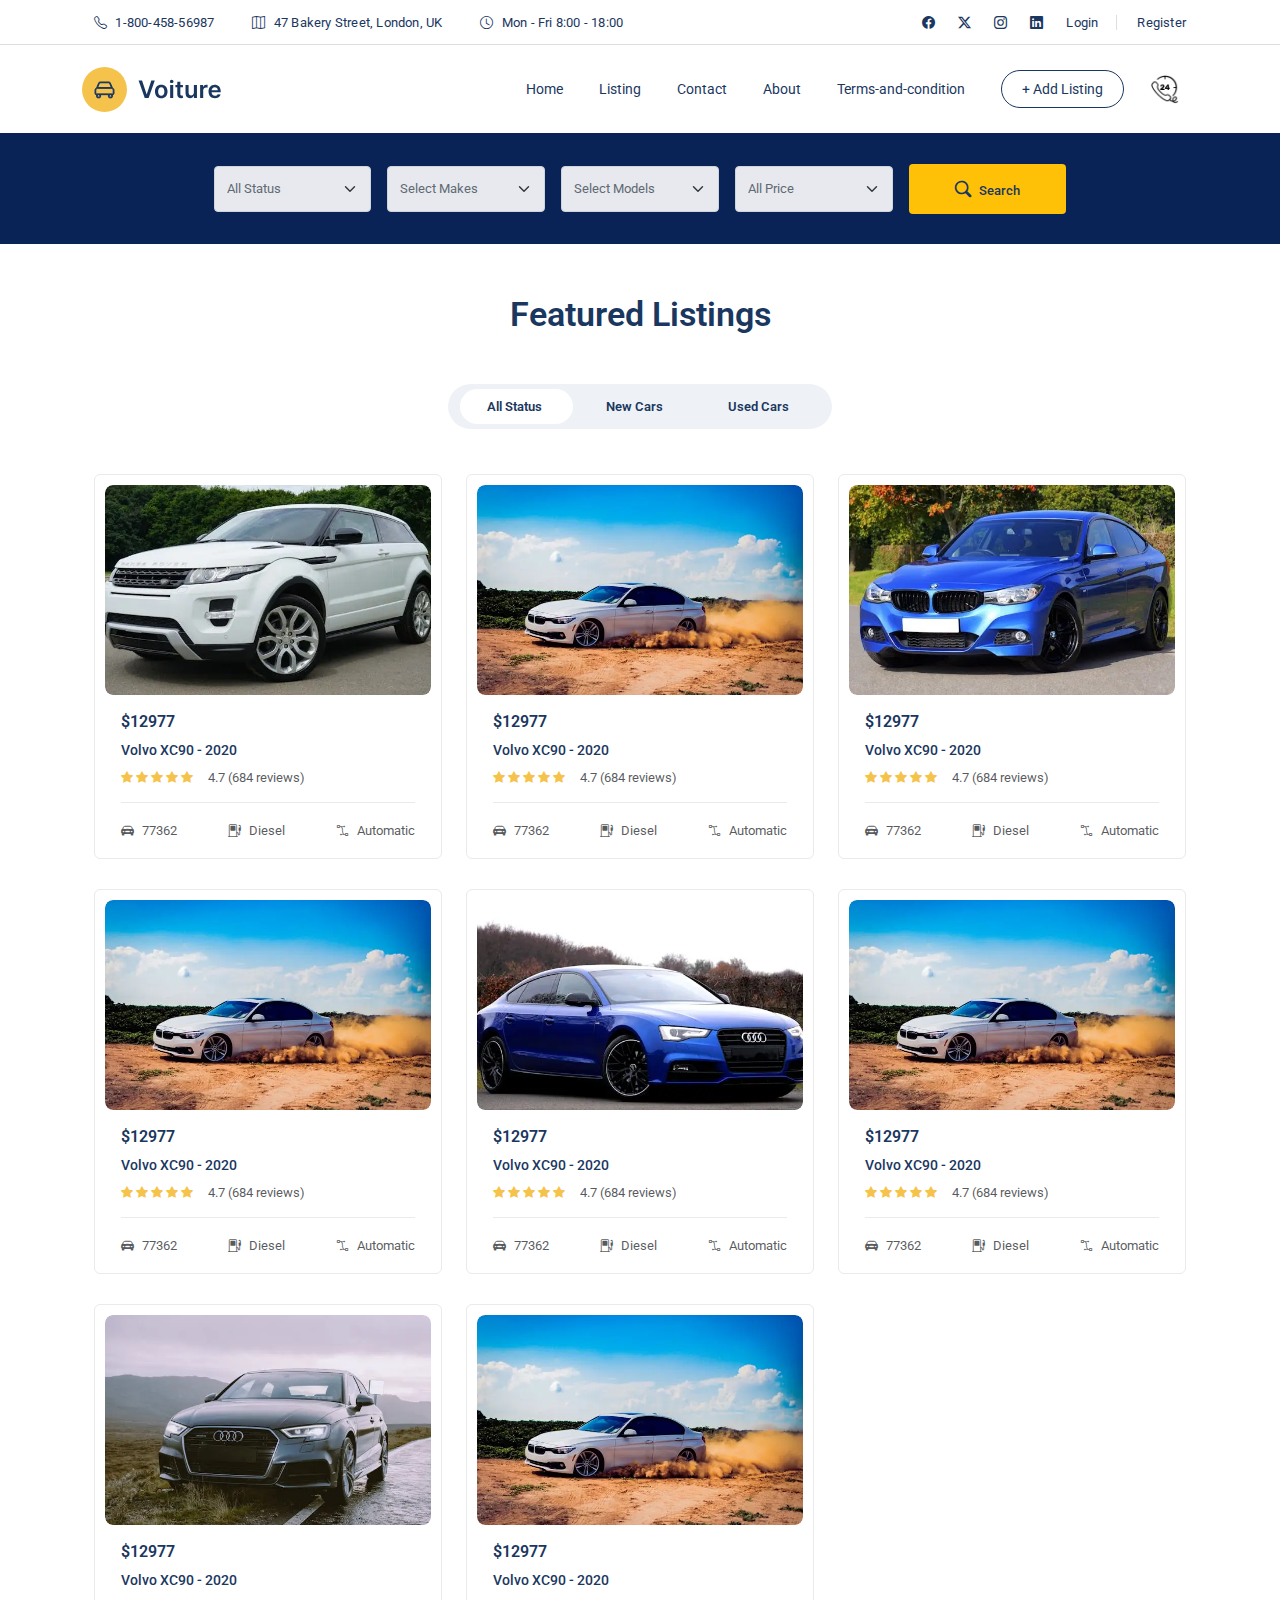
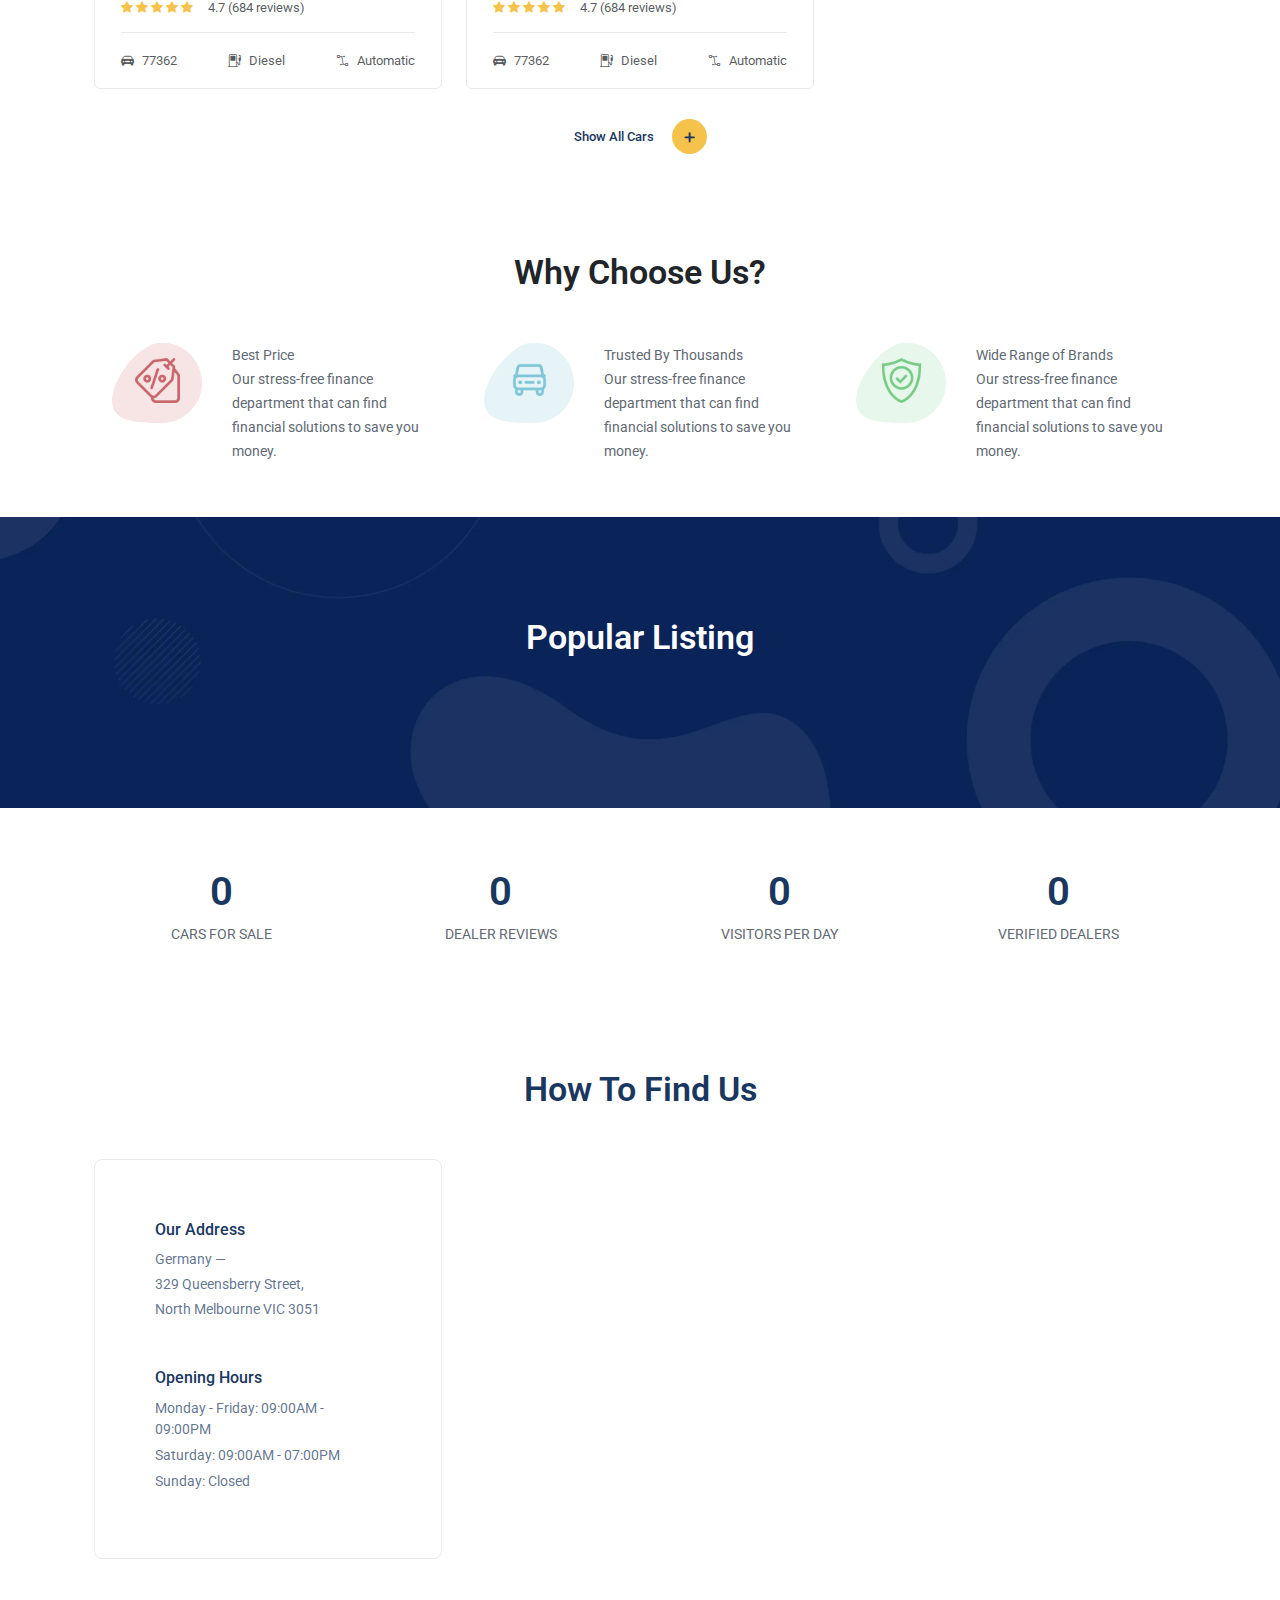
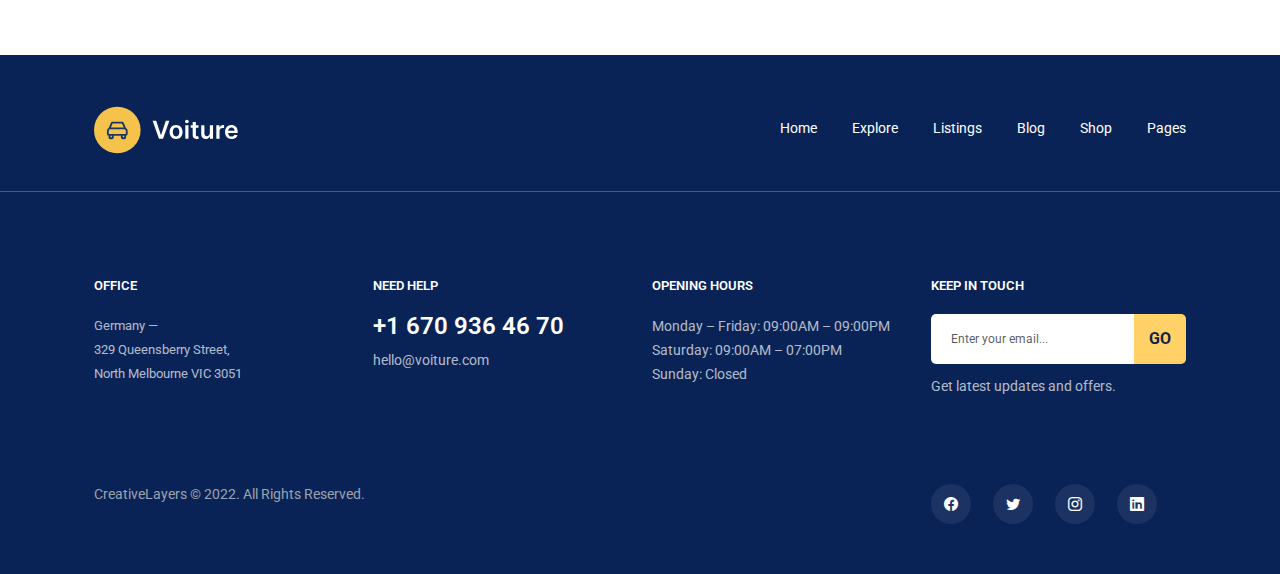
<file: index.html>
<!DOCTYPE html>
<html lang="en">

<head>
    <meta charset="UTF-8">
    <meta name="viewport" content="width=device-width, initial-scale=1.0">
    <meta name="description"
        content="Find your perfect car at unbeatable prices! Browse a wide selection of new and used cars, trucks, and SUVs with detailed listings, expert reviews, and financing options. Shop now and drive away in your dream vehicle today.">

    <link rel="stylesheet" href="../asset/css/menu.css">
    <link rel="stylesheet" href="../asset/css/style.css">
    <link rel="stylesheet" href="../asset/css/footer.css">

    <!-- bootstrap -->
    <link href="https://cdn.jsdelivr.net/npm/bootstrap-icons@1.11.3/font/bootstrap-icons.min.css" rel="stylesheet">
    <link href="https://cdn.jsdelivr.net/npm/bootstrap@5.3.3/dist/css/bootstrap.min.css" rel="stylesheet"
        integrity="sha384-QWTKZyjpPEjISv5WaRU9OFeRpok6YctnYmDr5pNlyT2bRjXh0JMhjY6hW+ALEwIH" crossorigin="anonymous">

    <!-- Owl Carousel CSS -->
    <link rel="stylesheet"
        href="https://cdnjs.cloudflare.com/ajax/libs/OwlCarousel2/2.3.4/assets/owl.carousel.min.css" />


    <title>Car</title>
</head>

<body>
    <!-- header -->
    <header class="header position-relative">
        <div class="header_top">
            <div class="container">
                <div class="row">
                    <div class="col-lg-8 col-xl-7">
                        <div class="header_top_contact_opening_widget text-center text-md-start">
                            <ul class="mb-0">
                                <li class="list-inline-item">
                                    <a href="#">
                                        <i class="bi bi-telephone"></i>
                                        1-800-458-56987
                                    </a>
                                </li>
                                <li class="list-inline-item">
                                    <a href="#">
                                        <i class="bi bi-map"></i>
                                        47 Bakery Street, London, UK
                                    </a>
                                </li>
                                <li class="list-inline-item">
                                    <a href="#">
                                        <i class="bi bi-clock"></i>
                                        Mon - Fri 8:00 - 18:00
                                    </a>
                                </li>
                            </ul>
                        </div>
                    </div>
                    <div class="col-lg-4 col-xl-5">
                        <div class="header_top_social_widgets text-center text-md-end">
                            <ul class="m-0 d-flex justify-content-end social-item">
                                <li class="list-inline-item">
                                    <a href="#">
                                        <i class="bi bi-facebook"></i>
                                    </a>
                                </li>
                                <li class="list-inline-item">
                                    <a href="#">
                                        <i class="bi bi-twitter-x"></i>
                                    </a>
                                </li>
                                <li class="list-inline-item">
                                    <a href="#">
                                        <i class="bi bi-instagram"></i>
                                    </a>
                                </li>
                                <li class="list-inline-item">
                                    <a href="#">
                                        <i class="bi bi-linkedin"></i>
                                    </a>
                                </li>
                                <li class="list-inline-item">
                                    <a href="#" class="login">Login</a>
                                </li>
                                <li class="list-inline-item ">
                                    <a href="#" class="register">Register</a>
                                </li>
                            </ul>
                        </div>
                    </div>
                </div>
            </div>
        </div>

        <!-- respnsove navbar with bootstrap -->
        <nav class="navbar navbar-expand-lg p-0">
            <div class="container-lg">
                <!-- Navbar Brand -->
                <a href="index.html" class="navbar-brand">
                    <img class="logo" src="../asset/img/header-logo.svg" alt="header-logo2.svg">
                </a>

                <!-- Menu Toggle Button for Mobile -->
                <button class="navbar-toggler" type="button" data-bs-toggle="collapse"
                    data-bs-target="#navbarResponsive" aria-controls="navbarResponsive" aria-expanded="false"
                    aria-label="Toggle navigation">
                    <span class="navbar-toggler-icon"></span>
                </button>

                <!-- Responsive Menu Structure -->
                <div class="collapse navbar-collapse" id="navbarResponsive">
                    <ul class="navbar-nav menu-list ms-auto mb-2 mb-lg-0">
                        <li class="nav-item">
                            <a class="nav-link p-0" href="index.html">
                                <span class="title">Home</span>
                            </a>
                        </li>

                        <li class="nav-item">
                            <a class="nav-link p-0" href="../listing-page/listing-page.html">
                                <span class="title">Listing</span>
                            </a>
                        </li>
                        <li class="nav-item">
                            <a class="nav-link p-0" href="../contact-page/contact-page.html">
                                <span class="title">Contact</span>
                            </a>
                        </li>
                        <li class="nav-item">
                            <a class="nav-link p-0" href="../about-page/about-us.html">
                                <span class="title">About</span>
                            </a>
                        </li>
                        <li class="nav-item border-0">
                            <a class="nav-link p-0" href="../terms-and-condition-page/terms-and-condition.html">
                                <span class="title">Terms-and-condition</span>
                            </a>
                        </li>
                        <li class="add_listing">
                            <a class="" href="">+ Add Listing</a>
                        </li>
                        <li class="nav-item sidebar_panel">
                            <a class="sidebar_switch pt-0" href="#">
                                <img class="sidebar_panel-icon" src="../asset/img/info.png" alt="communicate-icon">
                            </a>
                        </li>
                    </ul>
                </div>
            </div>
        </nav>

        <!-- ride side sidebar after click info btn  -->
        <div class="listing_sidebar">
            <div class="siderbar_left_home pt20 active">
                <a class="sidebar_switch sidebar_close_btn float-end" href="#">X</a>
                <div class="sidebar-content mt-100">
                    <h3 class="title">Quick contact info</h3>
                    <p>Lorem ipsum dolor sit amet, consectetuer adipiscing elit. Aenean commodo ligula eget dolor.
                        Aenean massa.
                        Cum sociis Theme natoque penatibus et magnis dis parturient montes, nascetur.</p>
                </div>
                <div class="sidebar-content">
                    <h5 class="title">CONTACT</h5>
                    <div class="sidebar-phone">+1 670 936 46 70</div>
                    <p>hello@voiture.com</p>
                </div>
                <div class="sidebar-content">
                    <h5 class="title">OFFICE</h5>
                    <p>Germany —<br>329 Queensberry Street,<br>North Melbourne VIC 3051</p>
                </div>
                <div class="sidebar-content">
                    <h5 class="title">OPENING HOURS</h5>
                    <p>Monday – Friday: 09:00AM – 09:00PM<br>Saturday: 09:00AM – 07:00PM<br>Sunday: Closed</p>
                </div>
            </div>
        </div>

    </header>

    <!-- Car Carousel HTML Structure -->
    <div class="owl-carousel car-slider position-relative">
        <div class="slider-item">
            <img src="../asset/img/slider-img/slider-car-1.webp" loading="eager" alt="Car Image 1" class="slider-image">
        </div>
        <div class="slider-item ">
            <img src="../asset/img/slider-img/slider-car-2.webp" loading="lazy" alt="Car Image 2" class="slider-image">
        </div>
        <div class="slider-item ">
            <img src="../asset/img/slider-img/slider-car-3.webp" loading="lazy" alt="Car Image 3" class="slider-image">
        </div>
    </div>

    <!-- filter -->
    <section class="car-search">
        <div class="text-center w-100 car-search-content">
            <div class="row w-100 justify-content-center p-0 m-0">
                <div class="col-lg-10">
                    <form>
                        <div class="row g-3 d-flex align-items-center justify-content-center mt-0">
                            <div class="col-xl-2 col-sm-6">
                                <div class="select-boxes">
                                    <label for="status" class="visually-hidden">Status</label>
                                    <select id="status" class="form-select" aria-label="Car status selection">
                                        <option>All Status</option>
                                        <option>New</option>
                                        <option>Used</option>
                                    </select>
                                </div>
                            </div>
                            <div class="col-xl-2 col-sm-6">
                                <div class="select-boxes">
                                    <label for="make" class="visually-hidden">Make</label>
                                    <select id="make" class="form-select" aria-label="Car make selection">
                                        <option>Select Makes</option>
                                        <option>Audi</option>
                                        <option>Bentley</option>
                                        <option>BMW</option>
                                        <option>Ford</option>
                                        <option>Honda</option>
                                        <option>Mercedes</option>
                                    </select>
                                </div>
                            </div>
                            <div class="col-xl-2 col-sm-6">
                                <div class="select-boxes">
                                    <label for="model" class="visually-hidden">Model</label>
                                    <select id="model" class="form-select" aria-label="Car model selection">
                                        <option>Select Models</option>
                                        <option>A3 Sportback</option>
                                        <option>A4</option>
                                        <option>A6</option>
                                        <option>Q5</option>
                                    </select>
                                </div>
                            </div>
                            <div class="col-xl-2 col-sm-6">
                                <div class="select-boxes">
                                    <label for="price" class="visually-hidden">Price</label>
                                    <select id="price" class="form-select" aria-label="Car price selection">
                                        <option>All Price</option>
                                        <option>No max Price</option>
                                        <option>$2,000</option>
                                        <option>$5,000</option>
                                        <option>$10,000</option>
                                        <option>$15,000</option>
                                    </select>
                                </div>
                            </div>
                            <div class="col-xl-2 col-sm-6 d-flex align-items-start">
                                <button type="submit" class="btn-search bg-warning" aria-label="Search for cars">
                                    <i class="bi bi-search"></i> Search
                                </button>
                            </div>
                        </div>
                    </form>
                </div>
            </div>
        </div>
    </section>

    <!-- car listing  -->
    <section class="car-listing-section">
        <div class="container py-5">
            <h1 class="text-center mb-5  section-title">Featured Listings</h1>

            <div class="d-flex justify-content-center mb-4">
                <div class="btn-group feature-listing-filter-btns" role="group" aria-label="Car status filter">
                    <button type="button" class="btn filter-btn-active all-car-list-btn">All Status</button>
                    <button type="button" class="btn new-list-car-btn">New Cars</button>
                    <button type="button" class="btn used-car-list-btn">Used Cars</button>
                </div>
            </div>

            <div class="all-car-list car-list-row row row-cols-1 row-cols-md-2 row-cols-lg-4 g-4">
                <!-- Card 1 -->
                <div class="col-lg-4 col-xxl-3 col-md-6">
                    <a href="../details-page/details-page.html">
                        <div class="card feature-listing-card">
                            <div class="card-img-wrapper position-relative">
                                <img src="../asset/img/o-card-2.webp" loading="lazy" class="card-img-top"
                                    alt="Nissan Qasqai - Sky Pack">

                                <a href="../compare-page/compare.html" class="compare-button">
                                    compare
                                </a>
                            </div>
                            <div class="card-body">
                                <p class="car-price">$12977</p>
                                <p class="car-model-name">Volvo XC90 - 2020</p>
                                <div class="mb-2 d-flex align-items-center review-and-rating">
                                    <div class="star">
                                        <i class="bi bi-star-fill"></i>
                                        <i class="bi bi-star-fill"></i>
                                        <i class="bi bi-star-fill"></i>
                                        <i class="bi bi-star-fill"></i>
                                        <i class="bi bi-star-fill"></i>
                                    </div>
                                    <small class="text-muted">4.7 (684 reviews)</small>
                                </div>
                                <div class="car-details d-flex justify-content-between">
                                    <small class="text-muted"><i class="bi bi-car-front-fill"></i>
                                        77362
                                    </small>
                                    <small class="text-muted">
                                        <i class="bi bi-fuel-pump"></i> Diesel</small>
                                    <small class="text-muted">
                                        <i class="bi bi-bezier2"></i>
                                        Automatic
                                    </small>
                                </div>
                            </div>
                        </div>
                    </a>
                </div>

                <!-- Card 2 -->
                <div class="col-lg-4 col-xxl-3 col-md-6">
                    <a href="../details-page/details-page.html">
                        <div class="card feature-listing-card">
                            <div class="card-img-wrapper position-relative">
                                <img src="../asset/img/o-car-1.webp" loading="lazy" class="card-img-top"
                                    alt="Nissan Qasqai - Sky Pack">

                                <a href="../compare-page/compare.html" class="compare-button">
                                    compare
                                </a>
                            </div>
                            <div class="card-body">
                                <p class="car-price">$12977</p>
                                <p class="car-model-name">Volvo XC90 - 2020</p>
                                <div class="mb-2 d-flex align-items-center review-and-rating">
                                    <div class="star">
                                        <i class="bi bi-star-fill"></i>
                                        <i class="bi bi-star-fill"></i>
                                        <i class="bi bi-star-fill"></i>
                                        <i class="bi bi-star-fill"></i>
                                        <i class="bi bi-star-fill"></i>
                                    </div>
                                    <small class="text-muted">4.7 (684 reviews)</small>
                                </div>
                                <div class="car-details d-flex justify-content-between">
                                    <small class="text-muted"><i class="bi bi-car-front-fill"></i>
                                        77362
                                    </small>
                                    <small class="text-muted">
                                        <i class="bi bi-fuel-pump"></i> Diesel</small>
                                    <small class="text-muted">
                                        <i class="bi bi-bezier2"></i>
                                        Automatic
                                    </small>
                                </div>
                            </div>
                        </div>
                    </a>
                </div>

                <!-- Card 3 -->
                <div class="col-lg-4 col-xxl-3 col-md-6">
                    <a href="../details-page/details-page.html">
                        <div class="card feature-listing-card">
                            <div class="card-img-wrapper position-relative">
                                <img src="../asset/img/o-card-3.webp" loading="lazy" class="card-img-top"
                                    alt="Nissan Qasqai - Sky Pack">

                                <a href="../compare-page/compare.html" class="compare-button">
                                    compare
                                </a>
                            </div>
                            <div class="card-body">
                                <p class="car-price">$12977</p>
                                <p class="car-model-name">Volvo XC90 - 2020</p>
                                <div class="mb-2 d-flex align-items-center review-and-rating">
                                    <div class="star">
                                        <i class="bi bi-star-fill"></i>
                                        <i class="bi bi-star-fill"></i>
                                        <i class="bi bi-star-fill"></i>
                                        <i class="bi bi-star-fill"></i>
                                        <i class="bi bi-star-fill"></i>
                                    </div>
                                    <small class="text-muted">4.7 (684 reviews)</small>
                                </div>
                                <div class="car-details d-flex justify-content-between">
                                    <small class="text-muted"><i class="bi bi-car-front-fill"></i>
                                        77362
                                    </small>
                                    <small class="text-muted">
                                        <i class="bi bi-fuel-pump"></i> Diesel</small>
                                    <small class="text-muted">
                                        <i class="bi bi-bezier2"></i>
                                        Automatic
                                    </small>
                                </div>
                            </div>
                        </div>
                    </a>
                </div>

                <!-- Card 4 -->
                <div class="col-lg-4 col-xxl-3 col-md-6">
                    <a href="../details-page/details-page.html">
                        <div class="card feature-listing-card">
                            <div class="card-img-wrapper position-relative">
                                <img src="../asset/img/o-car-1.webp" loading="lazy" class="card-img-top"
                                    alt="Nissan Qasqai - Sky Pack">

                                <a href="../compare-page/compare.html" class="compare-button">
                                    compare
                                </a>
                            </div>
                            <div class="card-body">
                                <p class="car-price">$12977</p>
                                <p class="car-model-name">Volvo XC90 - 2020</p>
                                <div class="mb-2 d-flex align-items-center review-and-rating">
                                    <div class="star">
                                        <i class="bi bi-star-fill"></i>
                                        <i class="bi bi-star-fill"></i>
                                        <i class="bi bi-star-fill"></i>
                                        <i class="bi bi-star-fill"></i>
                                        <i class="bi bi-star-fill"></i>
                                    </div>
                                    <small class="text-muted">4.7 (684 reviews)</small>
                                </div>
                                <div class="car-details d-flex justify-content-between">
                                    <small class="text-muted"><i class="bi bi-car-front-fill"></i>
                                        77362
                                    </small>
                                    <small class="text-muted">
                                        <i class="bi bi-fuel-pump"></i> Diesel</small>
                                    <small class="text-muted">
                                        <i class="bi bi-bezier2"></i>
                                        Automatic
                                    </small>
                                </div>
                            </div>
                        </div>
                    </a>
                </div>

                <!-- Card 1 -->
                <div class="col-lg-4 col-xxl-3 col-md-6">
                    <a href="../details-page/details-page.html">
                        <div class="card feature-listing-card">
                            <div class="card-img-wrapper position-relative">
                                <img src="../asset/img/o-car-5.webp" loading="lazy" class="card-img-top"
                                    alt="Nissan Qasqai - Sky Pack">

                                <a href="../compare-page/compare.html" class="compare-button">
                                    compare
                                </a>
                            </div>
                            <div class="card-body">
                                <p class="car-price">$12977</p>
                                <p class="car-model-name">Volvo XC90 - 2020</p>
                                <div class="mb-2 d-flex align-items-center review-and-rating">
                                    <div class="star">
                                        <i class="bi bi-star-fill"></i>
                                        <i class="bi bi-star-fill"></i>
                                        <i class="bi bi-star-fill"></i>
                                        <i class="bi bi-star-fill"></i>
                                        <i class="bi bi-star-fill"></i>
                                    </div>
                                    <small class="text-muted">4.7 (684 reviews)</small>
                                </div>
                                <div class="car-details d-flex justify-content-between">
                                    <small class="text-muted"><i class="bi bi-car-front-fill"></i>
                                        77362
                                    </small>
                                    <small class="text-muted">
                                        <i class="bi bi-fuel-pump"></i> Diesel</small>
                                    <small class="text-muted">
                                        <i class="bi bi-bezier2"></i>
                                        Automatic
                                    </small>
                                </div>
                            </div>
                        </div>
                    </a>
                </div>

                <!-- Card 2 -->
                <div class="col-lg-4 col-xxl-3 col-md-6">
                    <a href="../details-page/details-page.html">
                        <div class="card feature-listing-card">
                            <div class="card-img-wrapper position-relative">
                                <img src="../asset/img/o-car-1.webp" loading="lazy" class="card-img-top"
                                    alt="Nissan Qasqai - Sky Pack">

                                <a href="../compare-page/compare.html" class="compare-button">
                                    compare
                                </a>
                            </div>
                            <div class="card-body">
                                <p class="car-price">$12977</p>
                                <p class="car-model-name">Volvo XC90 - 2020</p>
                                <div class="mb-2 d-flex align-items-center review-and-rating">
                                    <div class="star">
                                        <i class="bi bi-star-fill"></i>
                                        <i class="bi bi-star-fill"></i>
                                        <i class="bi bi-star-fill"></i>
                                        <i class="bi bi-star-fill"></i>
                                        <i class="bi bi-star-fill"></i>
                                    </div>
                                    <small class="text-muted">4.7 (684 reviews)</small>
                                </div>
                                <div class="car-details d-flex justify-content-between">
                                    <small class="text-muted"><i class="bi bi-car-front-fill"></i>
                                        77362
                                    </small>
                                    <small class="text-muted">
                                        <i class="bi bi-fuel-pump"></i> Diesel</small>
                                    <small class="text-muted">
                                        <i class="bi bi-bezier2"></i>
                                        Automatic
                                    </small>
                                </div>
                            </div>
                        </div>
                    </a>
                </div>

                <!-- Card 3 -->
                <div class="col-lg-4 col-xxl-3 col-md-6">
                    <a href="../details-page/details-page.html">
                        <div class="card feature-listing-card">
                            <div class="card-img-wrapper position-relative">
                                <img src="../asset/img/o-card-4.webp" loading="lazy" class="card-img-top"
                                    alt="Nissan Qasqai - Sky Pack">

                                <a href="../compare-page/compare.html" class="compare-button">
                                    compare
                                </a>
                            </div>
                            <div class="card-body">
                                <p class="car-price">$12977</p>
                                <p class="car-model-name">Volvo XC90 - 2020</p>
                                <div class="mb-2 d-flex align-items-center review-and-rating">
                                    <div class="star">
                                        <i class="bi bi-star-fill"></i>
                                        <i class="bi bi-star-fill"></i>
                                        <i class="bi bi-star-fill"></i>
                                        <i class="bi bi-star-fill"></i>
                                        <i class="bi bi-star-fill"></i>
                                    </div>
                                    <small class="text-muted">4.7 (684 reviews)</small>
                                </div>
                                <div class="car-details d-flex justify-content-between">
                                    <small class="text-muted"><i class="bi bi-car-front-fill"></i>
                                        77362
                                    </small>
                                    <small class="text-muted">
                                        <i class="bi bi-fuel-pump"></i> Diesel</small>
                                    <small class="text-muted">
                                        <i class="bi bi-bezier2"></i>
                                        Automatic
                                    </small>
                                </div>
                            </div>
                        </div>
                    </a>
                </div>

                <!-- Card 5 -->
                <div class="col-lg-4 col-xxl-3 col-md-6">
                    <a href="../details-page/details-page.html">
                        <div class="card feature-listing-card">
                            <div class="card-img-wrapper position-relative">
                                <img src="../asset/img/o-car-1.webp" loading="lazy" class="card-img-top"
                                    alt="Nissan Qasqai - Sky Pack">

                                <a href="../compare-page/compare.html" class="compare-button">
                                    compare
                                </a>
                            </div>
                            <div class="card-body">
                                <p class="car-price">$12977</p>
                                <p class="car-model-name">Volvo XC90 - 2020</p>
                                <div class="mb-2 d-flex align-items-center review-and-rating">
                                    <div class="star">
                                        <i class="bi bi-star-fill"></i>
                                        <i class="bi bi-star-fill"></i>
                                        <i class="bi bi-star-fill"></i>
                                        <i class="bi bi-star-fill"></i>
                                        <i class="bi bi-star-fill"></i>
                                    </div>
                                    <small class="text-muted">4.7 (684 reviews)</small>
                                </div>
                                <div class="car-details d-flex justify-content-between">
                                    <small class="text-muted"><i class="bi bi-car-front-fill"></i>
                                        77362
                                    </small>
                                    <small class="text-muted">
                                        <i class="bi bi-fuel-pump"></i> Diesel</small>
                                    <small class="text-muted">
                                        <i class="bi bi-bezier2"></i>
                                        Automatic
                                    </small>
                                </div>
                            </div>
                        </div>
                    </a>
                </div>

            </div>

            <!-- .new-car -->

            <div class="d-none new-car-list car-list-row row row-cols-1 row-cols-md-2 row-cols-lg-4 g-4">
                <!-- Card 1 -->
                <div class="col-lg-4 col-xxl-3 col-md-6">
                    <a href="../details-page/details-page.html">
                        <div class="card feature-listing-card">
                            <div class="card-img-wrapper position-relative">
                                <img src="../asset/img/o-car-1.webp" loading="lazy" class="card-img-top"
                                    alt="Nissan Qasqai - Sky Pack">

                                <a href="../compare-page/compare.html" class="compare-button">
                                    compare
                                </a>
                            </div>
                            <div class="card-body">
                                <p class="car-price">$12977</p>
                                <p class="car-model-name">Volvo XC90 - 2020</p>
                                <div class="mb-2 d-flex align-items-center review-and-rating">
                                    <div class="star">
                                        <i class="bi bi-star-fill"></i>
                                        <i class="bi bi-star-fill"></i>
                                        <i class="bi bi-star-fill"></i>
                                        <i class="bi bi-star-fill"></i>
                                        <i class="bi bi-star-fill"></i>
                                    </div>
                                    <small class="text-muted">4.7 (684 reviews)</small>
                                </div>
                                <div class="car-details d-flex justify-content-between">
                                    <small class="text-muted"><i class="bi bi-car-front-fill"></i>
                                        77362
                                    </small>
                                    <small class="text-muted">
                                        <i class="bi bi-fuel-pump"></i> Diesel</small>
                                    <small class="text-muted">
                                        <i class="bi bi-bezier2"></i>
                                        Automatic
                                    </small>
                                </div>
                            </div>
                        </div>
                    </a>
                </div>

                <!-- Card 2 -->
                <div class="col-lg-4 col-xxl-3 col-md-6">
                    <a href="../details-page/details-page.html">
                        <div class="card feature-listing-card">
                            <div class="card-img-wrapper position-relative">
                                <img src="../asset/img/o-car-1.webp" loading="lazy" class="card-img-top"
                                    alt="Nissan Qasqai - Sky Pack">

                                <a href="../compare-page/compare.html" class="compare-button">
                                    compare
                                </a>
                            </div>
                            <div class="card-body">
                                <p class="car-price">$12977</p>
                                <p class="car-model-name">Volvo XC90 - 2020</p>
                                <div class="mb-2 d-flex align-items-center review-and-rating">
                                    <div class="star">
                                        <i class="bi bi-star-fill"></i>
                                        <i class="bi bi-star-fill"></i>
                                        <i class="bi bi-star-fill"></i>
                                        <i class="bi bi-star-fill"></i>
                                        <i class="bi bi-star-fill"></i>
                                    </div>
                                    <small class="text-muted">4.7 (684 reviews)</small>
                                </div>
                                <div class="car-details d-flex justify-content-between">
                                    <small class="text-muted"><i class="bi bi-car-front-fill"></i>
                                        77362
                                    </small>
                                    <small class="text-muted">
                                        <i class="bi bi-fuel-pump"></i> Diesel</small>
                                    <small class="text-muted">
                                        <i class="bi bi-bezier2"></i>
                                        Automatic
                                    </small>
                                </div>
                            </div>
                        </div>
                    </a>
                </div>

                <!-- Card 3 -->
                <div class="col-lg-4 col-xxl-3 col-md-6">
                    <a href="../details-page/details-page.html">
                        <div class="card feature-listing-card">
                            <div class="card-img-wrapper position-relative">
                                <img src="../asset/img/o-car-1.webp" loading="lazy" class="card-img-top"
                                    alt="Nissan Qasqai - Sky Pack">

                                <a href="../compare-page/compare.html" class="compare-button">
                                    compare
                                </a>
                            </div>
                            <div class="card-body">
                                <p class="car-price">$12977</p>
                                <p class="car-model-name">Volvo XC90 - 2020</p>
                                <div class="mb-2 d-flex align-items-center review-and-rating">
                                    <div class="star">
                                        <i class="bi bi-star-fill"></i>
                                        <i class="bi bi-star-fill"></i>
                                        <i class="bi bi-star-fill"></i>
                                        <i class="bi bi-star-fill"></i>
                                        <i class="bi bi-star-fill"></i>
                                    </div>
                                    <small class="text-muted">4.7 (684 reviews)</small>
                                </div>
                                <div class="car-details d-flex justify-content-between">
                                    <small class="text-muted"><i class="bi bi-car-front-fill"></i>
                                        77362
                                    </small>
                                    <small class="text-muted">
                                        <i class="bi bi-fuel-pump"></i> Diesel</small>
                                    <small class="text-muted">
                                        <i class="bi bi-bezier2"></i>
                                        Automatic
                                    </small>
                                </div>
                            </div>
                        </div>
                    </a>
                </div>

                <!-- Card 5 -->
                <div class="col-lg-4 col-xxl-3 col-md-6">
                    <a href="../details-page/details-page.html">
                        <div class="card feature-listing-card">
                            <div class="card-img-wrapper position-relative">
                                <img src="../asset/img/o-car-1.webp" loading="lazy" class="card-img-top"
                                    alt="Nissan Qasqai - Sky Pack">

                                <a href="../compare-page/compare.html" class="compare-button">
                                    compare
                                </a>
                            </div>
                            <div class="card-body">
                                <p class="car-price">$12977</p>
                                <p class="car-model-name">Volvo XC90 - 2020</p>
                                <div class="mb-2 d-flex align-items-center review-and-rating">
                                    <div class="star">
                                        <i class="bi bi-star-fill"></i>
                                        <i class="bi bi-star-fill"></i>
                                        <i class="bi bi-star-fill"></i>
                                        <i class="bi bi-star-fill"></i>
                                        <i class="bi bi-star-fill"></i>
                                    </div>
                                    <small class="text-muted">4.7 (684 reviews)</small>
                                </div>
                                <div class="car-details d-flex justify-content-between">
                                    <small class="text-muted"><i class="bi bi-car-front-fill"></i>
                                        77362
                                    </small>
                                    <small class="text-muted">
                                        <i class="bi bi-fuel-pump"></i> Diesel</small>
                                    <small class="text-muted">
                                        <i class="bi bi-bezier2"></i>
                                        Automatic
                                    </small>
                                </div>
                            </div>
                        </div>
                    </a>
                </div>
            </div>

            <!-- used card  -->

            <div class="d-none used-car-list car-list-row row row-cols-1 row-cols-md-2 row-cols-lg-4 g-4">
                <!-- Card 1 -->
                <div class="col-lg-4 col-xxl-3 col-md-6">
                    <a href="../details-page/details-page.html">
                        <div class="card feature-listing-card">
                            <div class="card-img-wrapper position-relative">
                                <img src="../asset/img/o-car-1.webp" loading="lazy" class="card-img-top"
                                    alt="Nissan Qasqai - Sky Pack">

                                <a href="../compare-page/compare.html" class="compare-button">
                                    compare
                                </a>
                            </div>
                            <div class="card-body">
                                <p class="car-price">$12977</p>
                                <p class="car-model-name">Volvo XC90 - 2020</p>
                                <div class="mb-2 d-flex align-items-center review-and-rating">
                                    <div class="star">
                                        <i class="bi bi-star-fill"></i>
                                        <i class="bi bi-star-fill"></i>
                                        <i class="bi bi-star-fill"></i>
                                        <i class="bi bi-star-fill"></i>
                                        <i class="bi bi-star-fill"></i>
                                    </div>
                                    <small class="text-muted">4.7 (684 reviews)</small>
                                </div>
                                <div class="car-details d-flex justify-content-between">
                                    <small class="text-muted"><i class="bi bi-car-front-fill"></i>
                                        77362
                                    </small>
                                    <small class="text-muted">
                                        <i class="bi bi-fuel-pump"></i> Diesel</small>
                                    <small class="text-muted">
                                        <i class="bi bi-bezier2"></i>
                                        Automatic
                                    </small>
                                </div>
                            </div>
                        </div>
                    </a>
                </div>

                <!-- Card 2 -->
                <div class="col-lg-4 col-xxl-3 col-md-6">
                    <a href="../details-page/details-page.html">
                        <div class="card feature-listing-card">
                            <div class="card-img-wrapper position-relative">
                                <img src="../asset/img/o-car-1.webp" loading="lazy" class="card-img-top"
                                    alt="Nissan Qasqai - Sky Pack">

                                <a href="../compare-page/compare.html" class="compare-button">
                                    compare
                                </a>
                            </div>
                            <div class="card-body">
                                <p class="car-price">$12977</p>
                                <p class="car-model-name">Volvo XC90 - 2020</p>
                                <div class="mb-2 d-flex align-items-center review-and-rating">
                                    <div class="star">
                                        <i class="bi bi-star-fill"></i>
                                        <i class="bi bi-star-fill"></i>
                                        <i class="bi bi-star-fill"></i>
                                        <i class="bi bi-star-fill"></i>
                                        <i class="bi bi-star-fill"></i>
                                    </div>
                                    <small class="text-muted">4.7 (684 reviews)</small>
                                </div>
                                <div class="car-details d-flex justify-content-between">
                                    <small class="text-muted"><i class="bi bi-car-front-fill"></i>
                                        77362
                                    </small>
                                    <small class="text-muted">
                                        <i class="bi bi-fuel-pump"></i> Diesel</small>
                                    <small class="text-muted">
                                        <i class="bi bi-bezier2"></i>
                                        Automatic
                                    </small>
                                </div>
                            </div>
                        </div>
                    </a>
                </div>

                <!-- Card 3 -->
                <div class="col-lg-4 col-xxl-3 col-md-6">
                    <a href="../details-page/details-page.html">
                        <div class="card feature-listing-card">
                            <div class="card-img-wrapper position-relative">
                                <img src="../asset/img/o-card-3.webp" loading="lazy" class="card-img-top"
                                    alt="Nissan Qasqai - Sky Pack">

                                <a href="../compare-page/compare.html" class="compare-button">
                                    compare
                                </a>
                            </div>
                            <div class="card-body">
                                <p class="car-price">$12977</p>
                                <p class="car-model-name">Volvo XC90 - 2020</p>
                                <div class="mb-2 d-flex align-items-center review-and-rating">
                                    <div class="star">
                                        <i class="bi bi-star-fill"></i>
                                        <i class="bi bi-star-fill"></i>
                                        <i class="bi bi-star-fill"></i>
                                        <i class="bi bi-star-fill"></i>
                                        <i class="bi bi-star-fill"></i>
                                    </div>
                                    <small class="text-muted">4.7 (684 reviews)</small>
                                </div>
                                <div class="car-details d-flex justify-content-between">
                                    <small class="text-muted"><i class="bi bi-car-front-fill"></i>
                                        77362
                                    </small>
                                    <small class="text-muted">
                                        <i class="bi bi-fuel-pump"></i> Diesel</small>
                                    <small class="text-muted">
                                        <i class="bi bi-bezier2"></i>
                                        Automatic
                                    </small>
                                </div>
                            </div>
                        </div>
                    </a>
                </div>

                <!-- Card 5 -->
                <div class="col-lg-4 col-xxl-3 col-md-6">
                    <a href="../details-page/details-page.html">
                        <div class="card feature-listing-card">
                            <div class="card-img-wrapper position-relative">
                                <img src="../asset/img/o-card-2.webp" loading="lazy" class="card-img-top"
                                    alt="Nissan Qasqai - Sky Pack">

                                <a href="../compare-page/compare.html" class="compare-button">
                                    compare
                                </a>
                            </div>
                            <div class="card-body">
                                <p class="car-price">$12977</p>
                                <p class="car-model-name">Volvo XC90 - 2020</p>
                                <div class="mb-2 d-flex align-items-center review-and-rating">
                                    <div class="star">
                                        <i class="bi bi-star-fill"></i>
                                        <i class="bi bi-star-fill"></i>
                                        <i class="bi bi-star-fill"></i>
                                        <i class="bi bi-star-fill"></i>
                                        <i class="bi bi-star-fill"></i>
                                    </div>
                                    <small class="text-muted">4.7 (684 reviews)</small>
                                </div>
                                <div class="car-details d-flex justify-content-between">
                                    <small class="text-muted"><i class="bi bi-car-front-fill"></i>
                                        77362
                                    </small>
                                    <small class="text-muted">
                                        <i class="bi bi-fuel-pump"></i> Diesel</small>
                                    <small class="text-muted">
                                        <i class="bi bi-bezier2"></i>
                                        Automatic
                                    </small>
                                </div>
                            </div>
                        </div>
                    </a>
                </div>
            </div>


            <div class="row mt20">
                <div class="col-lg-12">
                    <div class="text-center">
                        <a href="" class="more-listing">Show All Cars
                            <span class="show-all-car-icon">
                                <i class="bi bi-plus"></i>
                            </span>
                        </a>
                    </div>
                </div>
            </div>

        </div>

    </section>

    <!-- why chose us -->
    <section class="why-choose-us-section">
        <div class="container">

            <div class="row justify-content-center">
                <div class="col-lg-8">
                    <div class="text-center">
                        <h2 class="main-title">Why Choose Us?</h2>
                    </div>
                </div>
            </div>

            <div class="row">
                <div class="col-xl-4 col-md-6 col-sm-12">
                    <div class="why_chose_us mb-4">
                        <div class="bg-shape bg-shape-red  d-flex align-items-start  ">
                            <img src="../asset/icon/price-tag.png" alt="price-tag">
                        </div>
                        <div class="details">
                            <p class="why-choose-title">Best Price</p>
                            <p>Our stress-free finance department that can find financial solutions to save you money.
                            </p>
                        </div>
                    </div>
                </div>
                <div class="col-xl-4 col-md-6 col-sm-12">
                    <div class="why_chose_us mb-4">
                        <div class="bg-shape bg-shape-blue  d-flex align-items-start">
                            <img src="../asset/icon/car-icon.png" alt="car">
                        </div>
                        <div class="details">
                            <p class="why-choose-title">Trusted By Thousands</p>
                            <p>Our stress-free finance department that can find financial solutions to save you money.
                            </p>
                        </div>
                    </div>
                </div>
                <div class="col-xl-4 col-md-6 col-sm-12">
                    <div class="why_chose_us mb4">
                        <div class="bg-shape bg-shape-green d-flex align-items-start">
                            <img src="../asset/icon/trust.png" alt="">
                        </div>
                        <div class="details">
                            <p class="why-choose-title">Wide Range of Brands</p>
                            <p>Our stress-free finance department that can find financial solutions to save you money.
                            </p>
                        </div>
                    </div>
                </div>
            </div>
        </div>
    </section>

    <!-- .popular listing slider  -->
    <section class="popular-listing-section">
        <div class="row justify-content-center">
            <div class="col-lg-8">
                <div class="text-center">
                    <h3 class="main-title mt-0 text-white">Popular Listing</h3>
                </div>
            </div>
        </div>

        <div class="container">
            <div class="owl-carousel popular-car-listing-slider position-relative">
                <div class="slider-item">
                    <a href="../details-page/details-page.html">
                        <div class="card feature-listing-card">
                            <div class="card-img-wrapper position-relative">
                                <img src="../asset/img/car-1.webp" loading="lazy" class="card-img-top"
                                    alt="Nissan Qasqai - Sky Pack">

                                <a href="../compare-page/compare.html" class="compare-button">
                                    compare
                                </a>
                            </div>
                            <div class="card-body">
                                <p class="car-price">$12977</p>
                                <p class="car-model-name">Volvo XC90 - 2020</p>
                                <div class="mb-2 d-flex align-items-center review-and-rating">
                                    <div class="star">
                                        <i class="bi bi-star-fill"></i>
                                        <i class="bi bi-star-fill"></i>
                                        <i class="bi bi-star-fill"></i>
                                        <i class="bi bi-star-fill"></i>
                                        <i class="bi bi-star-fill"></i>
                                    </div>
                                    <small class="text-muted">4.7 (684 reviews)</small>
                                </div>
                                <div class="car-details d-flex justify-content-between">
                                    <small class="text-muted"><i class="bi bi-car-front-fill"></i>
                                        77362
                                    </small>
                                    <small class="text-muted">
                                        <i class="bi bi-fuel-pump"></i> Diesel</small>
                                    <small class="text-muted">
                                        <i class="bi bi-bezier2"></i>
                                        Automatic
                                    </small>
                                </div>
                            </div>
                        </div>
                    </a>
                </div>
                <div class="slider-item ">
                    <a href="../details-page/details-page.html">
                        <div class="card feature-listing-card">
                            <div class="card-img-wrapper position-relative">
                                <img src="../asset/img/car-5.webp" loading="lazy" class="card-img-top"
                                    alt="Nissan Qasqai - Sky Pack">

                                <a href="../compare-page/compare.html" class="compare-button">
                                    compare
                                </a>
                            </div>
                            <div class="card-body">
                                <p class="car-price">$12977</p>
                                <p class="car-model-name">Volvo XC90 - 2020</p>
                                <div class="mb-2 d-flex align-items-center review-and-rating">
                                    <div class="star">
                                        <i class="bi bi-star-fill"></i>
                                        <i class="bi bi-star-fill"></i>
                                        <i class="bi bi-star-fill"></i>
                                        <i class="bi bi-star-fill"></i>
                                        <i class="bi bi-star-fill"></i>
                                    </div>
                                    <small class="text-muted">4.7 (684 reviews)</small>
                                </div>
                                <div class="car-details d-flex justify-content-between">
                                    <small class="text-muted"><i class="bi bi-car-front-fill"></i>
                                        77362
                                    </small>
                                    <small class="text-muted">
                                        <i class="bi bi-fuel-pump"></i> Diesel</small>
                                    <small class="text-muted">
                                        <i class="bi bi-bezier2"></i>
                                        Automatic
                                    </small>
                                </div>
                            </div>
                        </div>
                    </a>
                </div>
                <div class="slider-item ">
                    <a href="../details-page/details-page.html">
                        <div class="card feature-listing-card">
                            <div class="card-img-wrapper position-relative">
                                <img src="../asset/img/car-2.webp" loading="lazy" class="card-img-top"
                                    alt="Nissan Qasqai - Sky Pack">

                                <a href="../compare-page/compare.html" class="compare-button">
                                    compare
                                </a>
                            </div>
                            <div class="card-body">
                                <p class="car-price">$12977</p>
                                <p class="car-model-name">Volvo XC90 - 2020</p>
                                <div class="mb-2 d-flex align-items-center review-and-rating">
                                    <div class="star">
                                        <i class="bi bi-star-fill"></i>
                                        <i class="bi bi-star-fill"></i>
                                        <i class="bi bi-star-fill"></i>
                                        <i class="bi bi-star-fill"></i>
                                        <i class="bi bi-star-fill"></i>
                                    </div>
                                    <small class="text-muted">4.7 (684 reviews)</small>
                                </div>
                                <div class="car-details d-flex justify-content-between">
                                    <small class="text-muted"><i class="bi bi-car-front-fill"></i>
                                        77362
                                    </small>
                                    <small class="text-muted">
                                        <i class="bi bi-fuel-pump"></i> Diesel</small>
                                    <small class="text-muted">
                                        <i class="bi bi-bezier2"></i>
                                        Automatic
                                    </small>
                                </div>
                            </div>
                        </div>
                    </a>
                </div>
            </div>
        </div>
    </section>

    <!-- timer animation -->
    <section class="timer-section">
        <div class="container">
            <div class="stats row">
                <div class="col-sm-6 col-lg-3">
                    <div class="stat-item">
                        <div class="stat-number timer" data-target="27600">0</div>
                        <p class="timer-title">CARS FOR SALE</p>
                    </div>
                </div>
                <div class="col-sm-6 col-lg-3">
                    <div class="stat-item">
                        <div class="stat-number timer" data-target="6500">0</div>
                        <p class="timer-title">DEALER REVIEWS</p>
                    </div>
                </div>
                <div class="col-sm-6 col-lg-3">
                    <div class="stat-item">
                        <div class="stat-number timer" data-target="8230">0</div>
                        <p class="timer-title">VISITORS PER DAY</p>
                    </div>
                </div>
                <div class="col-sm-6 col-lg-3">
                    <div class="stat-item">
                        <div class="stat-number" data-target="5250">0</div>
                        <p class="timer-title">VERIFIED DEALERS</p>
                    </div>
                </div>
            </div>
        </div>
    </section>

    <!-- how to find us -->
    <section>
        <div class="container py-5 mb-5">
            <h4 class="text-center mb-4 section-title">How To Find Us</h4>

            <div class="row g-4">
                <!-- Contact Information -->
                <div class="col-lg-4">
                    <div class="contact-info h-100">
                        <div class="mb-5">
                            <h5 class="contact-title">Our Address</h5>
                            <address>
                                <p class="mb-1">Germany —</p>
                                <p class="mb-1">329 Queensberry Street,</p>
                                <p class="mb-0">North Melbourne VIC 3051</p>
                            </address>
                        </div>


                        <div>
                            <h5 class="contact-title">Opening hours</h5>
                            <ul class="hours-list">
                                <li>Monday - Friday: 09:00AM - 09:00PM</li>
                                <li>Saturday: 09:00AM - 07:00PM</li>
                                <li>Sunday: Closed</li>
                            </ul>
                        </div>
                    </div>
                </div>

                <!-- Map -->
                <div class="col-lg-8">
                    <div class="map-container">
                        <iframe
                            src="https://www.google.com/maps/embed?pb=!1m18!1m12!1m3!1d193595.25897782997!2d-74.11976341508278!3d40.69766374874431!2m3!1f0!2f0!3f0!3m2!1i1024!2i768!4f13.1!3m3!1m2!1s0x89c24fa5d33f083b%3A0xc80b8f06e177fe62!2sNew%20York%2C%20NY%2C%20USA!5e0!3m2!1sen!2s!4v1699505333844!5m2!1sen!2s"
                            allowfullscreen="" loading="lazy" referrerpolicy="no-referrer-when-downgrade"
                            title="Google Maps embed showing New York, NY, USA"
                            aria-label="Map showing the location of New York, NY, USA" tabindex="0">
                        </iframe>

                    </div>
                </div>
            </div>
        </div>
    </section>

    <!-- footer  -->
    <footer class="footer">
        <div class="container footer-nav-container">
            <div class="row">
                <div class="col-md-4 col-xl-7">
                    <div class="footer-about-widget text-start">
                        <div class="logo mb40 mb0-sm">
                            <img src="../asset/img/footer-logo.svg" alt="header-logo.png">
                        </div>
                    </div>
                </div>
                <div class="footer-nav-col col-md-8 col-xl-5">
                    <div class="footer-menu-widget text-end text-md-end w-100">
                        <ul class="w-100 flex-wrap text-start">
                            <li class="list-inline-item"><a href="#">Home</a></li>
                            <li class="list-inline-item"><a href="#">Explore</a></li>
                            <li class="list-inline-item"><a href="#">Listings</a></li>
                            <li class="list-inline-item"><a href="#">Blog</a></li>
                            <li class="list-inline-item"><a href="#">Shop</a></li>
                            <li class="list-inline-item"><a href="#">Pages</a></li>
                        </ul>
                    </div>
                </div>
            </div>
        </div>
        <hr>
        <div class="container footer-main-content-container">
            <div class="row">
                <div class="col-md-6 col-lg-3 col-xl-3">
                    <div class="footer-about-widget">
                        <h6 class="title">OFFICE</h6>
                        <p>Germany —<br>329 Queensberry Street,<br>North Melbourne VIC 3051</p>
                    </div>
                </div>
                <div class="col-sm-6 col-md-4 col-lg-3 col-xl-3">
                    <div class="footer-contact-widget">
                        <h6 class="title">NEED HELP</h6>
                        <div class="footer-phone">+1 670 936 46 70</div>
                        <p>hello@voiture.com</p>
                    </div>
                </div>
                <div class="col-md-6 col-lg-3 col-xl-3">
                    <div class="footer-contact-widget">
                        <h5 class="title">OPENING HOURS</h5>
                        <p>Monday – Friday: 09:00AM – 09:00PM<br>Saturday: 09:00AM – 07:00PM<br>Sunday: Closed</p>
                    </div>
                </div>
                <div class="col-md-6 col-lg-3 col-xl-3">
                    <div class="footer-contact-widget w-100">
                        <h6 class="title">KEEP IN TOUCH</h6>
                        <form class="footer-mailchimp-form w-100">
                            <div class="wrapper w-100">
                                <div class="col-auto d-flex align-items-center w-100">
                                    <input type="email" class="form-control " placeholder="Enter your email...">
                                    <button type="submit" class="h-100">GO</button>
                                </div>
                            </div>
                        </form>
                        <p>Get latest updates and offers.</p>
                    </div>
                </div>
            </div>
        </div>
        <div class="container">
            <div class="row">
                <div class="copyright-col col-md-6 col-lg-8 col-xl-9">
                    <div class="copyright-widget mt5 text-start mb20-sm">
                        <p>CreativeLayers © 2022. All Rights Reserved.</p>
                    </div>
                </div>
                <div class="social-col col-md-6 col-lg-4 col-xl-3">
                    <div class="footer-social-widget text-start text-md-end">
                        <ul class="mb-0 list-inline" aria-label="Social Media Links">
                            <li class="list-inline-item">
                                <a href="https://www.facebook.com/yourpage" aria-label="Visit us on Facebook"
                                    rel="noopener noreferrer" target="_blank">
                                    <i class="bi bi-facebook" aria-hidden="true"></i>
                                </a>
                            </li>
                            <li class="list-inline-item">
                                <a href="https://www.twitter.com/yourprofile" aria-label="Follow us on Twitter"
                                    rel="noopener noreferrer" target="_blank">
                                    <i class="bi bi-twitter" aria-hidden="true"></i>
                                </a>
                            </li>
                            <li class="list-inline-item">
                                <a href="https://www.instagram.com/yourhandle" aria-label="Check out our Instagram"
                                    rel="noopener noreferrer" target="_blank">
                                    <i class="bi bi-instagram" aria-hidden="true"></i>
                                </a>
                            </li>
                            <li class="list-inline-item">
                                <a href="https://www.linkedin.com/in/yourprofile"
                                    aria-label="Connect with us on LinkedIn" rel="noopener noreferrer" target="_blank">
                                    <i class="bi bi-linkedin" aria-hidden="true"></i>
                                </a>
                            </li>
                        </ul>
                    </div>
                </div>
            </div>
        </div>
    </footer>


    <script src="https://cdn.jsdelivr.net/npm/bootstrap@5.3.3/dist/js/bootstrap.bundle.min.js"
        integrity="sha384-YvpcrYf0tY3lHB60NNkmXc5s9fDVZLESaAA55NDzOxhy9GkcIdslK1eN7N6jIeHz" crossorigin="anonymous">
        </script>

    <script src="https://code.jquery.com/jquery-3.7.1.min.js"
        integrity="sha256-/JqT3SQfawRcv/BIHPThkBvs0OEvtFFmqPF/lYI/Cxo=" crossorigin="anonymous">
        </script>
    <script src="https://cdnjs.cloudflare.com/ajax/libs/OwlCarousel2/2.3.4/owl.carousel.min.js"></script>
    <script src="../asset/js/navbar.js"></script>
    <script src="../asset/js/slider.js"></script>
    <script src="../asset/js/script.js"></script>
</body>

</html>
</file>
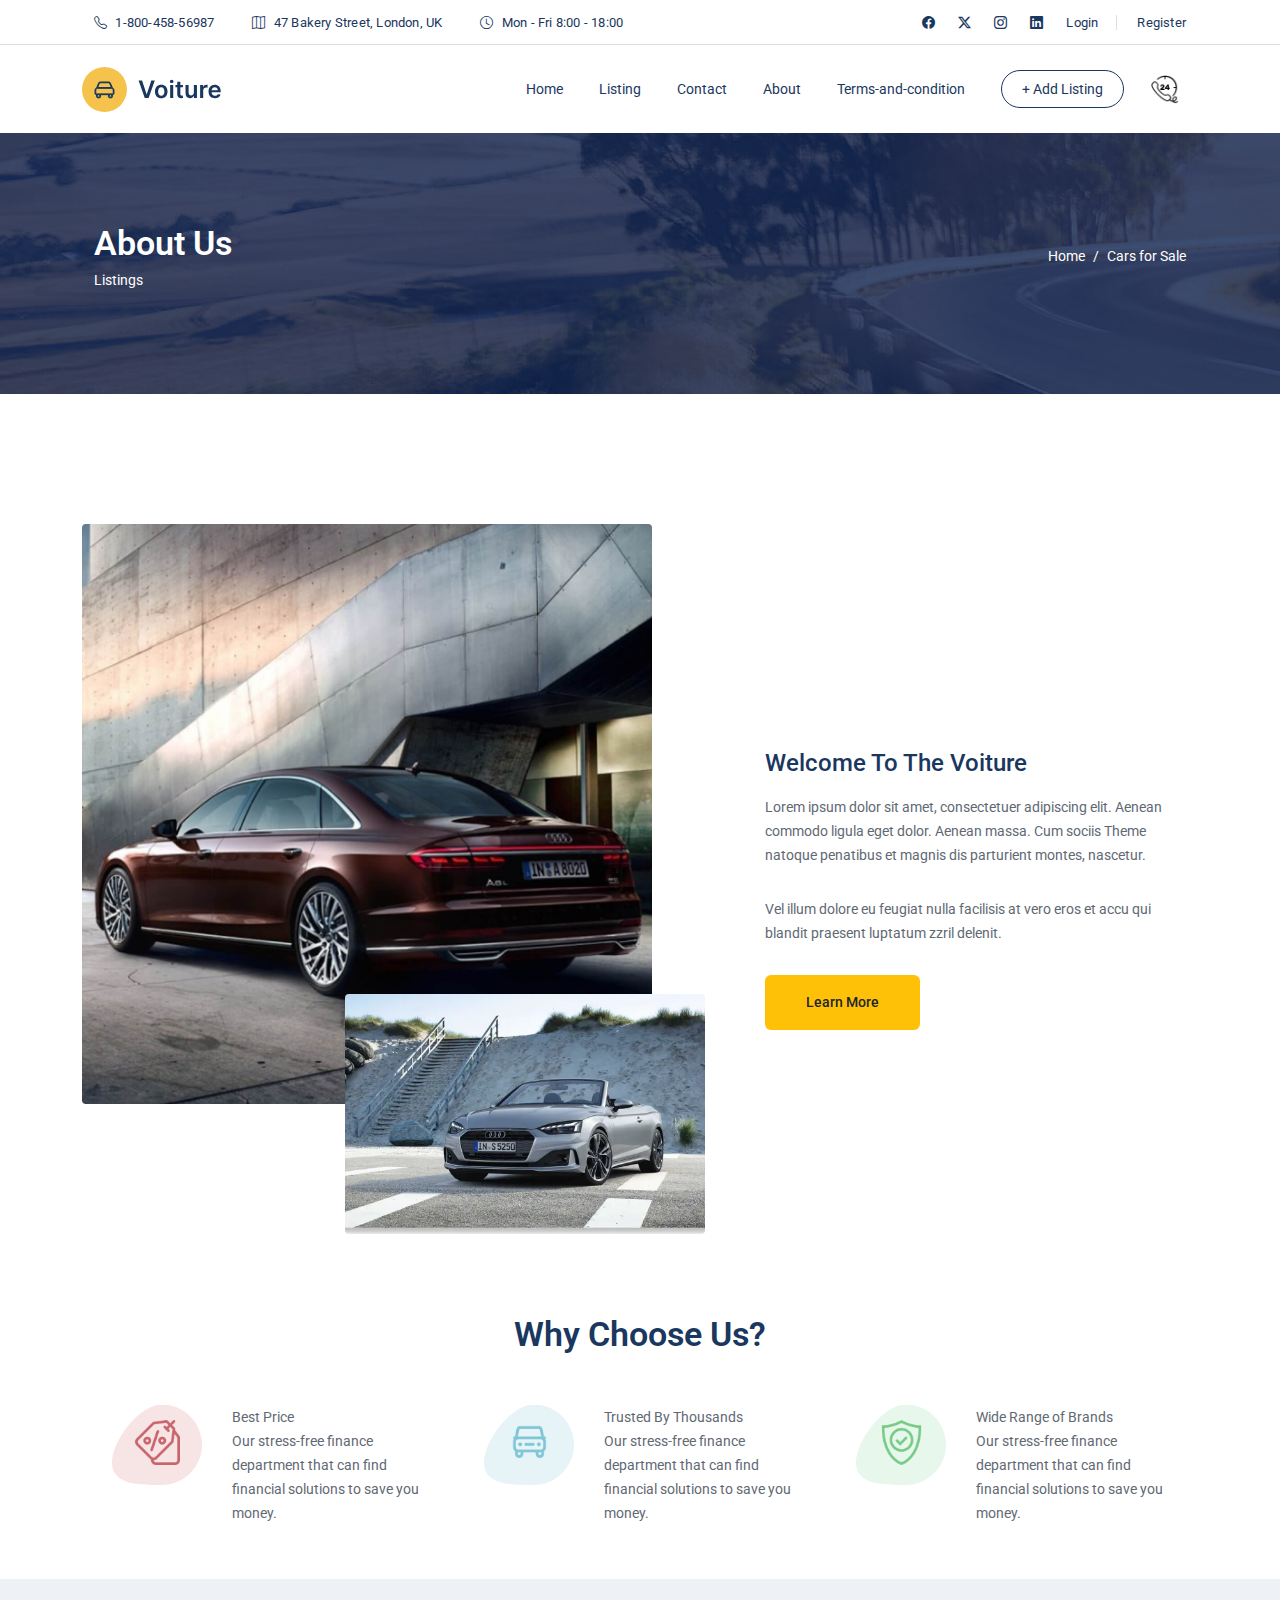
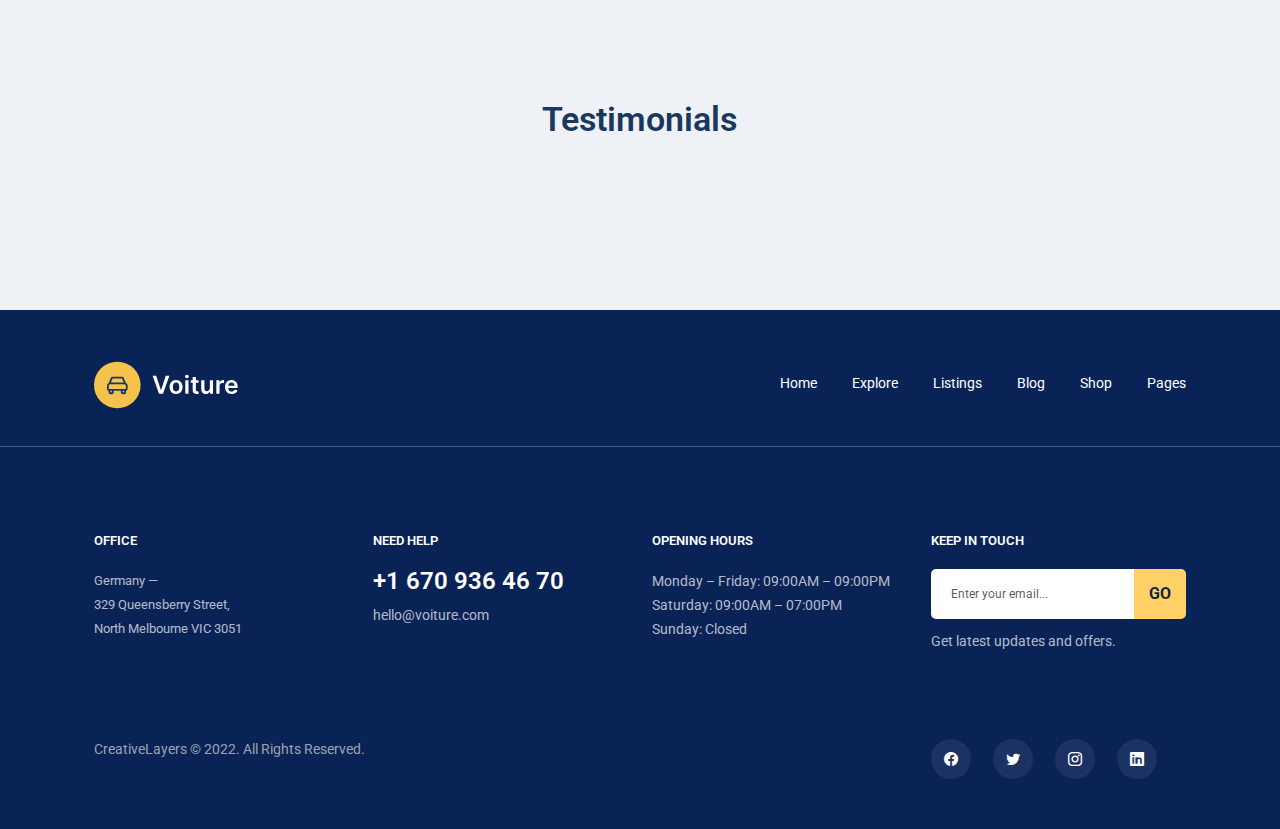
<file: about-page/about-us.html>
<!DOCTYPE html>
<html lang="en">

<head>
    <meta charset="UTF-8">
    <meta name="viewport" content="width=device-width, initial-scale=1.0">
    <!-- own css  -->
    <link rel="stylesheet" href="../asset/css/menu.css">
    <link rel="stylesheet" href="../asset/css/style.css">
    <link rel="stylesheet" href="../asset/css/footer.css">
    <link rel="stylesheet" href="./about-us-page.css">

    <!-- bootstrap -->
    <link href="https://cdn.jsdelivr.net/npm/bootstrap-icons@1.11.3/font/bootstrap-icons.min.css" rel="stylesheet">
    <link href="https://cdn.jsdelivr.net/npm/bootstrap@5.3.3/dist/css/bootstrap.min.css" rel="stylesheet"
        integrity="sha384-QWTKZyjpPEjISv5WaRU9OFeRpok6YctnYmDr5pNlyT2bRjXh0JMhjY6hW+ALEwIH" crossorigin="anonymous">

    <!-- Owl Carousel CSS -->
    <link rel="stylesheet"
        href="https://cdnjs.cloudflare.com/ajax/libs/OwlCarousel2/2.3.4/assets/owl.carousel.min.css" />
    <link rel="stylesheet"
        href="https://cdnjs.cloudflare.com/ajax/libs/OwlCarousel2/2.3.4/assets/owl.theme.default.min.css" />
    <title>about us</title>
</head>

<body>
    <!-- header -->
    <header class="header position-relative">
        <div class="header_top">
            <div class="container">
                <div class="row">
                    <div class="col-lg-8 col-xl-7">
                        <div class="header_top_contact_opening_widget text-center text-md-start">
                            <ul class="mb-0">
                                <li class="list-inline-item">
                                    <a href="#">
                                        <i class="bi bi-telephone"></i>
                                        1-800-458-56987
                                    </a>
                                </li>
                                <li class="list-inline-item">
                                    <a href="#">
                                        <i class="bi bi-map"></i>
                                        47 Bakery Street, London, UK
                                    </a>
                                </li>
                                <li class="list-inline-item">
                                    <a href="#">
                                        <i class="bi bi-clock"></i>
                                        Mon - Fri 8:00 - 18:00
                                    </a>
                                </li>
                            </ul>
                        </div>
                    </div>
                    <div class="col-lg-4 col-xl-5">
                        <div class="header_top_social_widgets text-center text-md-end">
                            <ul class="m-0 d-flex justify-content-end social-item">
                                <li class="list-inline-item">
                                    <a href="#">
                                        <i class="bi bi-facebook"></i>
                                    </a>
                                </li>
                                <li class="list-inline-item">
                                    <a href="#">
                                        <i class="bi bi-twitter-x"></i>
                                    </a>
                                </li>
                                <li class="list-inline-item">
                                    <a href="#">
                                        <i class="bi bi-instagram"></i>
                                    </a>
                                </li>
                                <li class="list-inline-item">
                                    <a href="#">
                                        <i class="bi bi-linkedin"></i>
                                    </a>
                                </li>
                                <li class="list-inline-item">
                                    <a href="#" class="login">Login</a>
                                </li>
                                <li class="list-inline-item ">
                                    <a href="#" class="register">Register</a>
                                </li>
                            </ul>
                        </div>
                    </div>
                </div>
            </div>
        </div>

        <!-- respnsove navbar with bootstrap -->
        <nav class="navbar navbar-expand-lg p-0">
            <div class="container-lg">
                <!-- Navbar Brand -->
                <a href="../index.html" class="navbar-brand">
                    <img class="logo" src="../asset/img/header-logo.svg" alt="header-logo2.svg">
                </a>

                <!-- Menu Toggle Button for Mobile -->
                <button class="navbar-toggler" type="button" data-bs-toggle="collapse"
                    data-bs-target="#navbarResponsive" aria-controls="navbarResponsive" aria-expanded="false"
                    aria-label="Toggle navigation">
                    <span class="navbar-toggler-icon"></span>
                </button>

                <!-- Responsive Menu Structure -->
                <div class="collapse navbar-collapse" id="navbarResponsive">
                    <ul class="navbar-nav menu-list ms-auto mb-2 mb-lg-0">
                        <li class="nav-item">
                            <a class="nav-link p-0" href="../index.html">
                                <span class="title">Home</span>
                            </a>
                        </li>
                    
                        <li class="nav-item">
                            <a class="nav-link p-0" href="../listing-page/listing-page.html">
                                <span class="title">Listing</span>
                            </a>
                        </li>
                        <li class="nav-item">
                            <a class="nav-link p-0" href="../contact-page/contact-page.html">
                                <span class="title">Contact</span>
                            </a>
                        </li>
                        <li class="nav-item">
                            <a class="nav-link p-0" href="../about-page/about-us.html">
                                <span class="title">About</span>
                            </a>
                        </li>
                        <li class="nav-item border-0">
                            <a class="nav-link p-0" href="../terms-and-condition-page/terms-and-condition.html">
                                <span class="title">Terms-and-condition</span>
                            </a>
                        </li>
                        <li class="add_listing">
                            <a class="" href="">+ Add Listing</a>
                        </li>
                        <li class="nav-item sidebar_panel">
                            <a class="sidebar_switch pt-0" href="#">
                                <img class="sidebar_panel-icon" src="../asset/img/info.png" alt="communicate-icon">
                            </a>
                        </li>
                    </ul>
                </div>
            </div>
        </nav>

        <!-- ride side sidebar after click info btn  -->
        <div class="listing_sidebar">
            <div class="siderbar_left_home pt20 active">
                <a class="sidebar_switch sidebar_close_btn float-end" href="#">X</a>
                <div class="sidebar-content mt-100">
                    <h3 class="title">Quick contact info</h3>
                    <p>Lorem ipsum dolor sit amet, consectetuer adipiscing elit. Aenean commodo ligula eget dolor.
                        Aenean
                        massa.
                        Cum sociis Theme natoque penatibus et magnis dis parturient montes, nascetur.</p>
                </div>
                <div class="sidebar-content">
                    <h5 class="title">CONTACT</h5>
                    <div class="sidebar-phone">+1 670 936 46 70</div>
                    <p>hello@voiture.com</p>
                </div>
                <div class="sidebar-content">
                    <h5 class="title">OFFICE</h5>
                    <p>Germany —<br>329 Queensberry Street,<br>North Melbourne VIC 3051</p>
                </div>
                <div class="sidebar-content">
                    <h5 class="title">OPENING HOURS</h5>
                    <p>Monday – Friday: 09:00AM – 09:00PM<br>Saturday: 09:00AM – 07:00PM<br>Sunday: Closed</p>
                </div>
            </div>
        </div>

    </header>

    <!-- page-breakcrumb -->
    <section class="inner-page-breadcrumb">
        <div class="container">
            <div class="row">
                <div class="col-xl-12">
                    <div class="breadcrumb-content d-flex flex-wrap align-items-center justify-content-between w-100">
                        <div class="breadcrumb-title-list">
                            <h2 class="breadcrumb-title">About Us</h2>
                            <p class="subtitle">Listings</p>
                        </div>
                        <ol class="breadcrumb fn-sm mt15-sm">
                            <li class="breadcrumb-item"><a href="#">Home</a></li>
                            <li class="breadcrumb-item active" aria-current="page">Cars for Sale</li>
                        </ol>
                    </div>
                </div>
            </div>
        </div>
    </section>


    <section class="about-section">
        <div class="container">
            <div class="row">
                <div class="col-lg-6 p-0">
                    <div class="about-thumb position-relative mb30-md">
                        <img class="thumb" src="../asset/img/fvt.car.jpg" alt="1.jpg">
                        <img class="thumb-img-2 img-fluid position-absolute" src="../asset/img/car-4.webp" alt="2.jpg">
                    </div>
                </div>
                <div class="col-lg-5 offset-lg-1">
                    <div class="about-content">
                        <h2 class="title">Welcome To The Voiture</h2>
                        <p class="mb30">Lorem ipsum dolor sit amet, consectetuer adipiscing elit. Aenean commodo ligula
                            eget
                            dolor. Aenean massa. Cum sociis Theme natoque penatibus et magnis dis parturient montes,
                            nascetur.</p>
                        <p class="mb50">Vel illum dolore eu feugiat nulla facilisis at vero eros et accu qui blandit
                            praesent luptatum zzril delenit.</p>
                        <a class="btn bg-warning about-learn-more-btn" href="#">Learn More</a>
                    </div>
                </div>
            </div>
        </div>
    </section>

    <!-- why chose us -->
    <section class="why-choose-us-section">
        <div class="container">

            <div class="row justify-content-center">
                <div class="col-lg-8">
                    <div class="text-center">
                        <h2 class="main-title">Why Choose Us?</h2>
                    </div>
                </div>
            </div>

            <div class="row">
                <div class="col-xl-4 col-md-6 col-sm-12">
                    <div class="why_chose_us mb-4">
                        <div class="bg-shape bg-shape-red  d-flex align-items-start  ">
                            <img src="../asset/icon/price-tag.png" alt="price-tag">
                        </div>
                        <div class="details">
                            <p class="why-choose-title">Best Price</p>
                            <p>Our stress-free finance department that can find financial solutions to save you money.
                            </p>
                        </div>
                    </div>
                </div>
                <div class="col-xl-4 col-md-6 col-sm-12">
                    <div class="why_chose_us mb-4">
                        <div class="bg-shape bg-shape-blue  d-flex align-items-start">
                            <img src="../asset/icon/car-icon.png" alt="car">
                        </div>
                        <div class="details">
                            <p class="why-choose-title">Trusted By Thousands</p>
                            <p>Our stress-free finance department that can find financial solutions to save you money.
                            </p>
                        </div>
                    </div>
                </div>
                <div class="col-xl-4 col-md-6 col-sm-12">
                    <div class="why_chose_us mb4">
                        <div class="bg-shape bg-shape-green d-flex align-items-start">
                            <img src="../asset/icon/trust.png" alt="">
                        </div>
                        <div class="details">
                            <p class="why-choose-title">Wide Range of Brands</p>
                            <p>Our stress-free finance department that can find financial solutions to save you money.
                            </p>
                        </div>
                    </div>
                </div>
            </div>
        </div>
    </section>


    <!-- testimonial slider -->

    <section class="testimonial-slider">
        <div class="row justify-content-center">
            <div class="col-lg-8">
                <div class="text-center">
                    <h3 class="main-title mt-0">Testimonials</h3>
                </div>
            </div>
        </div>

        <div class="container">
            <div class="owl-carousel about-testi-slider">
                <div class="slider-item">
                    <div class="testimonial-box">
                        <div class="thumb d-flex gap-4 flex-wrap align-items-center">
                            <img class="rounded-circle" src="../asset/img/user.png" alt="1.png">
                            <h4 class="user-name">Marvin McKinney <br>
                                <small>Marketing Coordinator</small>
                            </h4>
                        </div>
                        <div class="details position-relative">
                            <div class="icon position-absolute">
                                <i class="bi bi-quote"></i>
                            </div>
                            <p>Aliquam lorem ante, dapibus in, viverra nisi quis, feugiat a, tellus. Phasellus viverra
                                deo nulla ut metus
                                varius qui laoreet. Quisque sum rutrum. Aenean imperdiet. Etiam ultricies cum sociis.
                            </p>
                        </div>
                    </div>
                </div>
                <div class="slider-item">
                    <div class="testimonial-box">
                        <div class="thumb d-flex gap-4 flex-wrap align-items-center">
                            <img class="rounded-circle" src="../asset/img/user.png" alt="1.png">
                            <h4 class="user-name">Marvin McKinney <br>
                                <small>Marketing Coordinator</small>
                            </h4>
                        </div>
                        <div class="details position-relative">
                            <div class="icon position-absolute">
                                <i class="bi bi-quote"></i>
                            </div>
                            <p>Aliquam lorem ante, dapibus in, viverra nisi quis, feugiat a, tellus. Phasellus viverra
                                deo nulla ut metus
                                varius qui laoreet. Quisque sum rutrum. Aenean imperdiet. Etiam ultricies cum sociis.
                            </p>
                        </div>
                    </div>
                </div>
                <div class="slider-item">
                    <div class="testimonial-box">
                        <div class="thumb d-flex gap-4 flex-wrap align-items-center">
                            <img class="rounded-circle" src="../asset/img/user.png" alt="1.png">
                            <h4 class="user-name">Marvin McKinney <br>
                                <small>Marketing Coordinator</small>
                            </h4>
                        </div>
                        <div class="details position-relative">
                            <div class="icon position-absolute">
                                <i class="bi bi-quote"></i>
                            </div>
                            <p>Aliquam lorem ante, dapibus in, viverra nisi quis, feugiat a, tellus. Phasellus viverra
                                deo nulla ut metus
                                varius qui laoreet. Quisque sum rutrum. Aenean imperdiet. Etiam ultricies cum sociis.
                            </p>
                        </div>
                    </div>
                </div>
            </div>
        </div>
    </section>


    <!-- footer  -->
    <footer class="footer">
        <div class="container footer-nav-container">
            <div class="row">
                <div class="col-md-4 col-xl-7">
                    <div class="footer-about-widget text-start">
                        <div class="logo mb40 mb0-sm">
                            <img src="../asset/img/footer-logo.svg" alt="header-logo.png">
                        </div>
                    </div>
                </div>
                <div class="footer-nav-col col-md-8 col-xl-5">
                    <div class="footer-menu-widget text-end text-md-end w-100">
                        <ul class="w-100 flex-wrap text-start">
                            <li class="list-inline-item"><a href="#">Home</a></li>
                            <li class="list-inline-item"><a href="#">Explore</a></li>
                            <li class="list-inline-item"><a href="#">Listings</a></li>
                            <li class="list-inline-item"><a href="#">Blog</a></li>
                            <li class="list-inline-item"><a href="#">Shop</a></li>
                            <li class="list-inline-item"><a href="#">Pages</a></li>
                        </ul>
                    </div>
                </div>
            </div>
        </div>
        <hr>
        <div class="container footer-main-content-container">
            <div class="row">
                <div class="col-md-6 col-lg-3 col-xl-3">
                    <div class="footer-about-widget">
                        <h6 class="title">OFFICE</h6>
                        <p>Germany —<br>329 Queensberry Street,<br>North Melbourne VIC 3051</p>
                    </div>
                </div>
                <div class="col-sm-6 col-md-4 col-lg-3 col-xl-3">
                    <div class="footer-contact-widget">
                        <h6 class="title">NEED HELP</h6>
                        <div class="footer-phone">+1 670 936 46 70</div>
                        <p>hello@voiture.com</p>
                    </div>
                </div>
                <div class="col-md-6 col-lg-3 col-xl-3">
                    <div class="footer-contact-widget">
                        <h5 class="title">OPENING HOURS</h5>
                        <p>Monday – Friday: 09:00AM – 09:00PM<br>Saturday: 09:00AM – 07:00PM<br>Sunday: Closed</p>
                    </div>
                </div>
                <div class="col-md-6 col-lg-3 col-xl-3">
                    <div class="footer-contact-widget w-100">
                        <h6 class="title">KEEP IN TOUCH</h6>
                        <form class="footer-mailchimp-form w-100">
                            <div class="wrapper w-100">
                                <div class="col-auto d-flex align-items-center w-100">
                                    <input type="email" class="form-control " placeholder="Enter your email...">
                                    <button type="submit" class="h-100">GO</button>
                                </div>
                            </div>
                        </form>
                        <p>Get latest updates and offers.</p>
                    </div>
                </div>
            </div>
        </div>
        <div class="container">
            <div class="row">
                <div class="copyright-col col-md-6 col-lg-8 col-xl-9">
                    <div class="copyright-widget mt5 text-start mb20-sm">
                        <p>CreativeLayers © 2022. All Rights Reserved.</p>
                    </div>
                </div>
                <div class="social-col col-md-6 col-lg-4 col-xl-3">
                    <div class="footer-social-widget text-start text-md-end">
                        <ul class="mb-0 list-inline" aria-label="Social Media Links">
                            <li class="list-inline-item">
                                <a href="https://www.facebook.com/yourpage" aria-label="Visit us on Facebook"
                                    rel="noopener noreferrer" target="_blank">
                                    <i class="bi bi-facebook" aria-hidden="true"></i>
                                </a>
                            </li>
                            <li class="list-inline-item">
                                <a href="https://www.twitter.com/yourprofile" aria-label="Follow us on Twitter"
                                    rel="noopener noreferrer" target="_blank">
                                    <i class="bi bi-twitter" aria-hidden="true"></i>
                                </a>
                            </li>
                            <li class="list-inline-item">
                                <a href="https://www.instagram.com/yourhandle" aria-label="Check out our Instagram"
                                    rel="noopener noreferrer" target="_blank">
                                    <i class="bi bi-instagram" aria-hidden="true"></i>
                                </a>
                            </li>
                            <li class="list-inline-item">
                                <a href="https://www.linkedin.com/in/yourprofile"
                                    aria-label="Connect with us on LinkedIn" rel="noopener noreferrer" target="_blank">
                                    <i class="bi bi-linkedin" aria-hidden="true"></i>
                                </a>
                            </li>
                        </ul>
                    </div>
                </div>
            </div>
        </div>
    </footer>


    <!-- script -->

    <script src="https://cdn.jsdelivr.net/npm/bootstrap@5.3.3/dist/js/bootstrap.bundle.min.js"
        integrity="sha384-YvpcrYf0tY3lHB60NNkmXc5s9fDVZLESaAA55NDzOxhy9GkcIdslK1eN7N6jIeHz" crossorigin="anonymous">
        </script>

    <script src="https://code.jquery.com/jquery-3.7.1.min.js"
        integrity="sha256-/JqT3SQfawRcv/BIHPThkBvs0OEvtFFmqPF/lYI/Cxo=" crossorigin="anonymous">
        </script>
    <script src="https://cdnjs.cloudflare.com/ajax/libs/OwlCarousel2/2.3.4/owl.carousel.min.js"></script>
    <script src="../asset/js/navbar.js"></script>
    <script src="../asset/js/slider.js"></script>
</body>

</html>
</file>
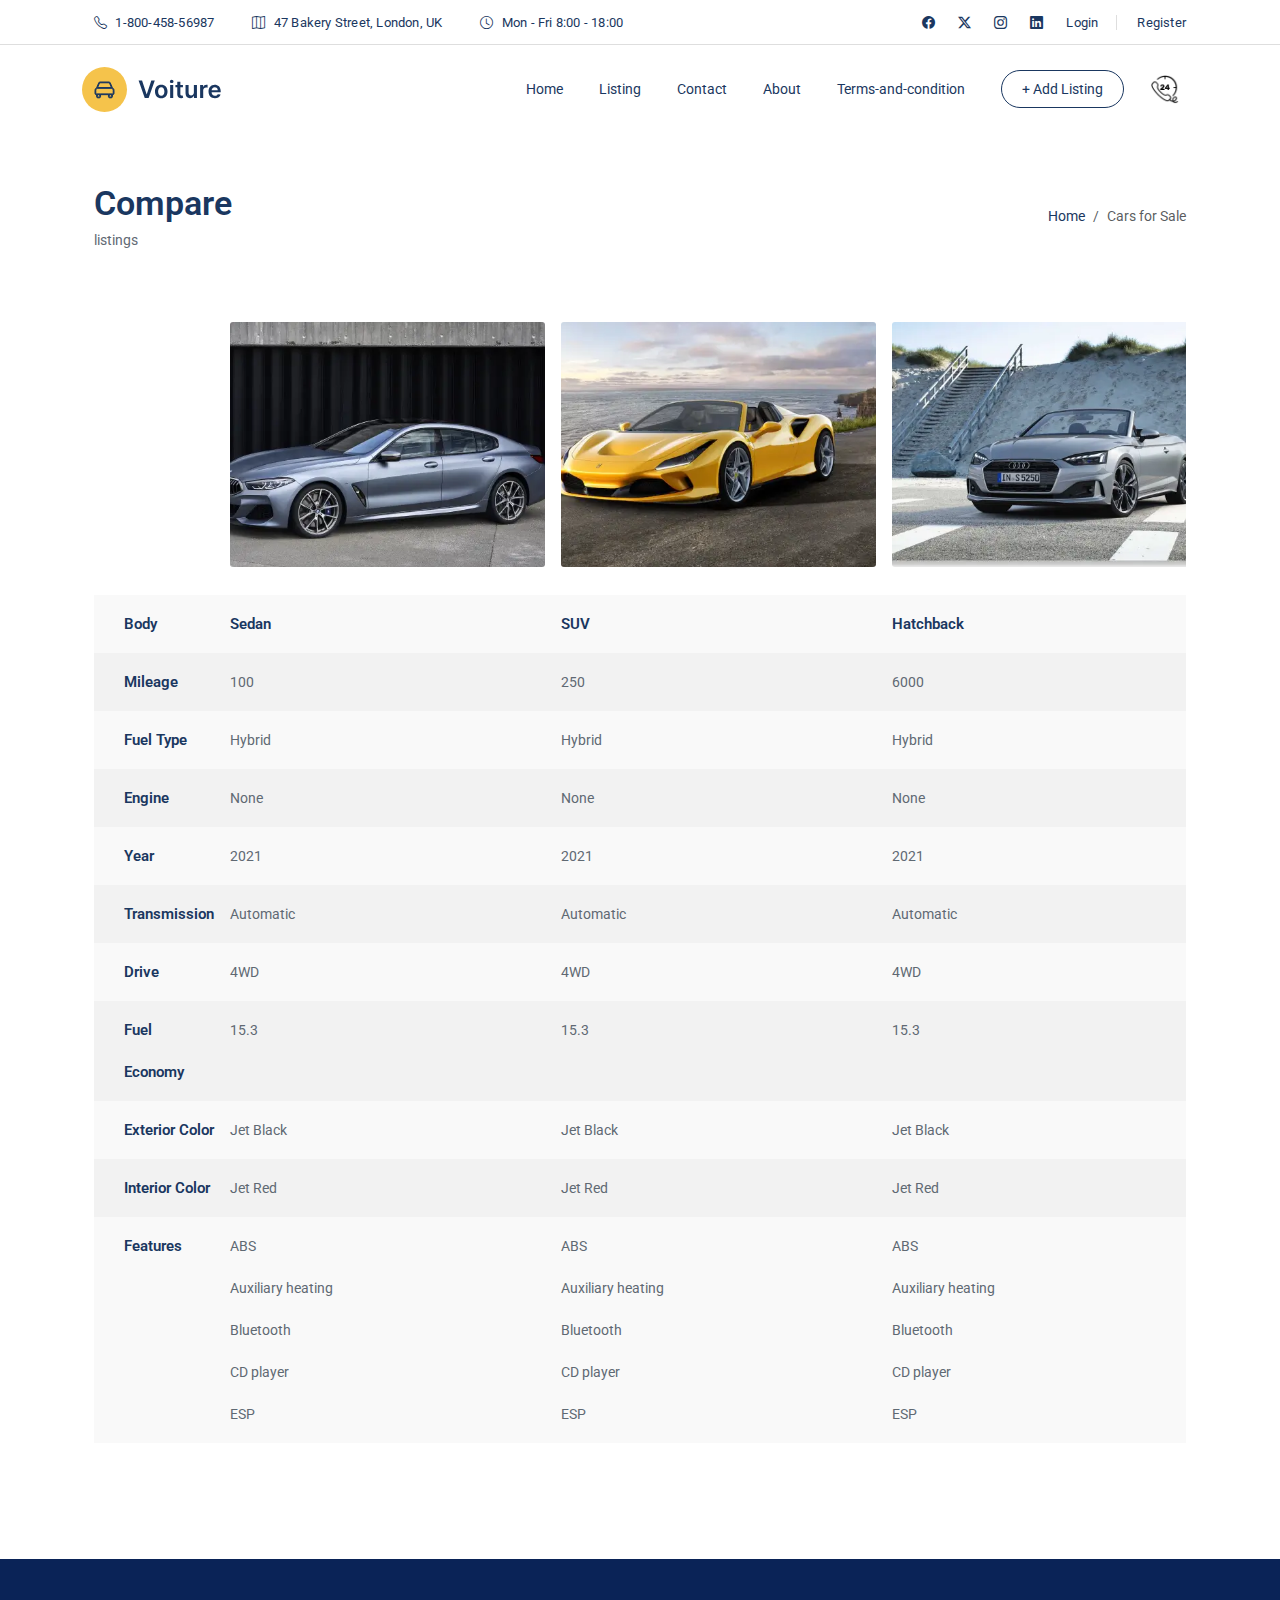
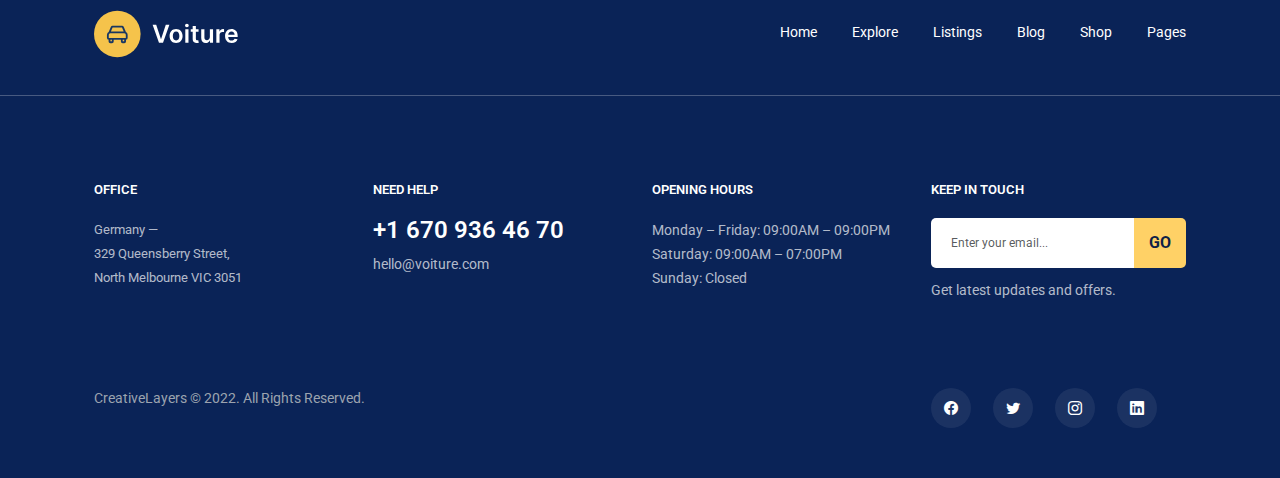
<file: compare-page/compare.html>
<!DOCTYPE html>
<html lang="en">

<head>
    <meta charset="UTF-8">
    <meta name="viewport" content="width=device-width, initial-scale=1.0">
    <!-- own css -->
    <link rel="stylesheet" href="../asset/css/menu.css">
    <link rel="stylesheet" href="../asset/css/style.css">
    <link rel="stylesheet" href="../asset/css/footer.css">
    <link rel="stylesheet" href="./compare-page.css">


    <!-- bootstrap -->
    <link href="https://cdn.jsdelivr.net/npm/bootstrap-icons@1.11.3/font/bootstrap-icons.min.css" rel="stylesheet">
    <link href="https://cdn.jsdelivr.net/npm/bootstrap@5.3.3/dist/css/bootstrap.min.css" rel="stylesheet"
        integrity="sha384-QWTKZyjpPEjISv5WaRU9OFeRpok6YctnYmDr5pNlyT2bRjXh0JMhjY6hW+ALEwIH" crossorigin="anonymous">
    <title>compare</title>
</head>

<body>
    <!-- header and nav -->
    <header class="header position-relative">
        <div class="header_top">
            <div class="container">
                <div class="row">
                    <div class="col-lg-8 col-xl-7">
                        <div class="header_top_contact_opening_widget text-center text-md-start">
                            <ul class="mb-0">
                                <li class="list-inline-item">
                                    <a href="#">
                                        <i class="bi bi-telephone"></i>
                                        1-800-458-56987
                                    </a>
                                </li>
                                <li class="list-inline-item">
                                    <a href="#">
                                        <i class="bi bi-map"></i>
                                        47 Bakery Street, London, UK
                                    </a>
                                </li>
                                <li class="list-inline-item">
                                    <a href="#">
                                        <i class="bi bi-clock"></i>
                                        Mon - Fri 8:00 - 18:00
                                    </a>
                                </li>
                            </ul>
                        </div>
                    </div>
                    <div class="col-lg-4 col-xl-5">
                        <div class="header_top_social_widgets text-center text-md-end">
                            <ul class="m-0 d-flex justify-content-end social-item">
                                <li class="list-inline-item">
                                    <a href="#">
                                        <i class="bi bi-facebook"></i>
                                    </a>
                                </li>
                                <li class="list-inline-item">
                                    <a href="#">
                                        <i class="bi bi-twitter-x"></i>
                                    </a>
                                </li>
                                <li class="list-inline-item">
                                    <a href="#">
                                        <i class="bi bi-instagram"></i>
                                    </a>
                                </li>
                                <li class="list-inline-item">
                                    <a href="#">
                                        <i class="bi bi-linkedin"></i>
                                    </a>
                                </li>
                                <li class="list-inline-item">
                                    <a href="#" class="login">Login</a>
                                </li>
                                <li class="list-inline-item ">
                                    <a href="#" class="register">Register</a>
                                </li>
                            </ul>
                        </div>
                    </div>
                </div>
            </div>
        </div>

        <!-- respnsove navbar with bootstrap -->
        <nav class="navbar navbar-expand-lg p-0">
            <div class="container-lg">
                <!-- Navbar Brand -->
                <a href="../index.html" class="navbar-brand">
                    <img class="logo" src="../asset/img/header-logo.svg" alt="header-logo2.svg">
                </a>

                <!-- Menu Toggle Button for Mobile -->
                <button class="navbar-toggler" type="button" data-bs-toggle="collapse"
                    data-bs-target="#navbarResponsive" aria-controls="navbarResponsive" aria-expanded="false"
                    aria-label="Toggle navigation">
                    <span class="navbar-toggler-icon"></span>
                </button>

                <!-- Responsive Menu Structure -->
                <div class="collapse navbar-collapse" id="navbarResponsive">
                    <ul class="navbar-nav menu-list ms-auto mb-2 mb-lg-0">
                        <li class="nav-item">
                            <a class="nav-link p-0" href="../index.html">
                                <span class="title">Home</span>
                            </a>
                        </li>

                        <li class="nav-item">
                            <a class="nav-link p-0" href="../listing-page/listing-page.html">
                                <span class="title">Listing</span>
                            </a>
                        </li>
                        <li class="nav-item">
                            <a class="nav-link p-0" href="../contact-page/contact-page.html">
                                <span class="title">Contact</span>
                            </a>
                        </li>
                        <li class="nav-item">
                            <a class="nav-link p-0" href="../about-page/about-us.html">
                                <span class="title">About</span>
                            </a>
                        </li>
                        <li class="nav-item border-0">
                            <a class="nav-link p-0" href="../terms-and-condition-page/terms-and-condition.html">
                                <span class="title">Terms-and-condition</span>
                            </a>
                        </li>
                        <li class="add_listing">
                            <a class="" href="">+ Add Listing</a>
                        </li>
                        <li class="nav-item sidebar_panel">
                            <a class="sidebar_switch pt-0" href="#">
                                <img class="sidebar_panel-icon" src="../asset/img/info.png" alt="communicate-icon">
                            </a>
                        </li>
                    </ul>
                </div>
            </div>
        </nav>

        <!-- ride side sidebar after click info btn  -->
        <div class="listing_sidebar">
            <div class="siderbar_left_home pt20 active">
                <a class="sidebar_switch sidebar_close_btn float-end" href="#">X</a>
                <div class="sidebar-content mt-100">
                    <h3 class="title">Quick contact info</h3>
                    <p>Lorem ipsum dolor sit amet, consectetuer adipiscing elit. Aenean commodo ligula eget dolor.
                        Aenean massa.
                        Cum sociis Theme natoque penatibus et magnis dis parturient montes, nascetur.</p>
                </div>
                <div class="sidebar-content">
                    <h5 class="title">CONTACT</h5>
                    <div class="sidebar-phone">+1 670 936 46 70</div>
                    <p>hello@voiture.com</p>
                </div>
                <div class="sidebar-content">
                    <h5 class="title">OFFICE</h5>
                    <p>Germany —<br>329 Queensberry Street,<br>North Melbourne VIC 3051</p>
                </div>
                <div class="sidebar-content">
                    <h5 class="title">OPENING HOURS</h5>
                    <p>Monday – Friday: 09:00AM – 09:00PM<br>Saturday: 09:00AM – 07:00PM<br>Sunday: Closed</p>
                </div>
            </div>
        </div>

    </header>

    <!-- page-breakcrumb -->
    <section class="inner-page-breadcrumb">
        <div class="container">
            <div class="row">
                <div class="col-xl-12">
                    <div class="breadcrumb-content d-flex flex-wrap align-items-center justify-content-between w-100">
                        <div class="breadcrumb-title-list">
                            <h2 class="breadcrumb-title">Compare</h2>
                            <p class="subtitle">listings</p>
                        </div>
                        <ol class="breadcrumb fn-sm mt15-sm">
                            <li class="breadcrumb-item"><a href="#">Home</a></li>
                            <li class="breadcrumb-item active" aria-current="page">Cars for Sale</li>
                        </ol>
                    </div>
                </div>
            </div>
        </div>
    </section>

    <!-- compare table -->
    <section class="our-compare">
        <div class="container">
            <div class="row">
                <div class="col-lg-12">
                    <div class="compare-table table-responsive">
                        <table class="table table-striped table-borderless">
                            <thead>
                                <tr>
                                    <th scope="col"></th>
                                    <th scope="col">
                                        <div class="compare-item">
                                            <div class="thumb">
                                                <a class="dn-99 delete-compare-item" href="#">
                                                    <i class="bi bi-trash"></i>
                                                </a>
                                                <img class="img-fluid w-100" src="../asset/img/car-1.webp" alt="1.jpg">
                                            </div>
                                        </div>
                                    </th>
                                    <th scope="col">
                                        <div class="compare-item">
                                            <div class="thumb">
                                                <a class="dn-99 delete-compare-item" href="#">
                                                    <i class="bi bi-trash"></i>
                                                </a>
                                                <img class="img-fluid w-100" src="../asset/img/car-2.webp" alt="2.jpg">
                                            </div>
                                        </div>
                                    </th>
                                    <th scope="col">
                                        <div class="compare-item">
                                            <div class="thumb">
                                                <a class="dn-99 delete-compare-item" href="#">
                                                    <i class="bi bi-trash"></i>
                                                </a>
                                                <img class="img-fluid w-100" src="../asset/img/car-4.webp" alt="3.jpg">
                                            </div>
                                        </div>
                                    </th>
                                </tr>
                            </thead>
                            <thead class="second-thead">
                                <tr>
                                    <th scope="col">Body</th>
                                    <th scope="col">Sedan</th>
                                    <th scope="col">SUV</th>
                                    <th scope="col">Hatchback</th>
                                </tr>
                            </thead>
                            <tbody>
                                <tr>
                                    <th scope="row">Mileage</th>
                                    <td>100</td>
                                    <td>250</td>
                                    <td>6000</td>
                                </tr>
                                <tr>
                                    <th scope="row">Fuel Type</th>
                                    <td>Hybrid</td>
                                    <td>Hybrid</td>
                                    <td>Hybrid</td>
                                </tr>
                                <tr>
                                    <th scope="row">Engine</th>
                                    <td>None</td>
                                    <td>None</td>
                                    <td>None</td>
                                </tr>
                                <tr>
                                    <th scope="row">Year</th>
                                    <td>2021</td>
                                    <td>2021</td>
                                    <td>2021</td>
                                </tr>
                                <tr>
                                    <th scope="row">Transmission</th>
                                    <td>Automatic</td>
                                    <td>Automatic</td>
                                    <td>Automatic</td>
                                </tr>
                                <tr>
                                    <th scope="row">Drive</th>
                                    <td>4WD</td>
                                    <td>4WD</td>
                                    <td>4WD</td>
                                </tr>
                                <tr>
                                    <th scope="row">Fuel Economy</th>
                                    <td>15.3</td>
                                    <td>15.3</td>
                                    <td>15.3</td>
                                </tr>
                                <tr>
                                    <th scope="row">Exterior Color</th>
                                    <td>Jet Black</td>
                                    <td>Jet Black</td>
                                    <td>Jet Black</td>
                                </tr>
                                <tr>
                                    <th scope="row">Interior Color</th>
                                    <td>Jet Red</td>
                                    <td>Jet Red</td>
                                    <td>Jet Red</td>
                                </tr>
                                <tr>
                                    <th scope="row">Features</th>
                                    <td>
                                        <ul class="order-list list-style-check-circle">
                                            <li><a href="#">ABS</a></li>
                                            <li><a href="#">Auxiliary heating</a></li>
                                            <li><a href="#">Bluetooth</a></li>
                                            <li><a href="#">CD player</a></li>
                                            <li><a href="#">ESP</a></li>
                                        </ul>
                                    </td>
                                    <td>
                                        <ul class="order-list list-style-check-circle">
                                            <li><a href="#">ABS</a></li>
                                            <li><a href="#">Auxiliary heating</a></li>
                                            <li><a href="#">Bluetooth</a></li>
                                            <li><a href="#">CD player</a></li>
                                            <li><a href="#">ESP</a></li>
                                        </ul>
                                    </td>
                                    <td>
                                        <ul class="order-list list-style-check-circle">
                                            <li><a href="#">ABS</a></li>
                                            <li><a href="#">Auxiliary heating</a></li>
                                            <li><a href="#">Bluetooth</a></li>
                                            <li><a href="#">CD player</a></li>
                                            <li><a href="#">ESP</a></li>
                                        </ul>
                                    </td>
                                </tr>
                            </tbody>
                        </table>
                    </div>
                </div>
            </div>
        </div>
    </section>

    <!-- footer  -->
    <footer class="footer">
        <div class="container footer-nav-container">
            <div class="row">
                <div class="col-md-4 col-xl-7">
                    <div class="footer-about-widget text-start">
                        <div class="logo mb40 mb0-sm">
                            <img src="../asset/img/footer-logo.svg" alt="header-logo.png">
                        </div>
                    </div>
                </div>
                <div class="footer-nav-col col-md-8 col-xl-5">
                    <div class="footer-menu-widget text-end text-md-end w-100">
                        <ul class="w-100 flex-wrap text-start">
                            <li class="list-inline-item"><a href="#">Home</a></li>
                            <li class="list-inline-item"><a href="#">Explore</a></li>
                            <li class="list-inline-item"><a href="#">Listings</a></li>
                            <li class="list-inline-item"><a href="#">Blog</a></li>
                            <li class="list-inline-item"><a href="#">Shop</a></li>
                            <li class="list-inline-item"><a href="#">Pages</a></li>
                        </ul>
                    </div>
                </div>
            </div>
        </div>
        <hr>
        <div class="container footer-main-content-container">
            <div class="row">
                <div class="col-md-6 col-lg-3 col-xl-3">
                    <div class="footer-about-widget">
                        <h6 class="title">OFFICE</h6>
                        <p>Germany —<br>329 Queensberry Street,<br>North Melbourne VIC 3051</p>
                    </div>
                </div>
                <div class="col-sm-6 col-md-4 col-lg-3 col-xl-3">
                    <div class="footer-contact-widget">
                        <h6 class="title">NEED HELP</h6>
                        <div class="footer-phone">+1 670 936 46 70</div>
                        <p>hello@voiture.com</p>
                    </div>
                </div>
                <div class="col-md-6 col-lg-3 col-xl-3">
                    <div class="footer-contact-widget">
                        <h5 class="title">OPENING HOURS</h5>
                        <p>Monday – Friday: 09:00AM – 09:00PM<br>Saturday: 09:00AM – 07:00PM<br>Sunday: Closed</p>
                    </div>
                </div>
                <div class="col-md-6 col-lg-3 col-xl-3">
                    <div class="footer-contact-widget w-100">
                        <h6 class="title">KEEP IN TOUCH</h6>
                        <form class="footer-mailchimp-form w-100">
                            <div class="wrapper w-100">
                                <div class="col-auto d-flex align-items-center w-100">
                                    <input type="email" class="form-control " placeholder="Enter your email...">
                                    <button type="submit" class="h-100">GO</button>
                                </div>
                            </div>
                        </form>
                        <p>Get latest updates and offers.</p>
                    </div>
                </div>
            </div>
        </div>
        <div class="container">
            <div class="row">
                <div class="copyright-col col-md-6 col-lg-8 col-xl-9">
                    <div class="copyright-widget mt5 text-start mb20-sm">
                        <p>CreativeLayers © 2022. All Rights Reserved.</p>
                    </div>
                </div>
                <div class="social-col col-md-6 col-lg-4 col-xl-3">
                    <div class="footer-social-widget text-start text-md-end">
                        <ul class="mb-0 list-inline" aria-label="Social Media Links">
                            <li class="list-inline-item">
                                <a href="https://www.facebook.com/yourpage" aria-label="Visit us on Facebook"
                                    rel="noopener noreferrer" target="_blank">
                                    <i class="bi bi-facebook" aria-hidden="true"></i>
                                </a>
                            </li>
                            <li class="list-inline-item">
                                <a href="https://www.twitter.com/yourprofile" aria-label="Follow us on Twitter"
                                    rel="noopener noreferrer" target="_blank">
                                    <i class="bi bi-twitter" aria-hidden="true"></i>
                                </a>
                            </li>
                            <li class="list-inline-item">
                                <a href="https://www.instagram.com/yourhandle" aria-label="Check out our Instagram"
                                    rel="noopener noreferrer" target="_blank">
                                    <i class="bi bi-instagram" aria-hidden="true"></i>
                                </a>
                            </li>
                            <li class="list-inline-item">
                                <a href="https://www.linkedin.com/in/yourprofile"
                                    aria-label="Connect with us on LinkedIn" rel="noopener noreferrer" target="_blank">
                                    <i class="bi bi-linkedin" aria-hidden="true"></i>
                                </a>
                            </li>
                        </ul>


                    </div>
                </div>
            </div>
        </div>
    </footer>


    <script src="https://code.jquery.com/jquery-3.7.1.min.js"
        integrity="sha256-/JqT3SQfawRcv/BIHPThkBvs0OEvtFFmqPF/lYI/Cxo=" crossorigin="anonymous">
        </script>
    <script src="https://cdn.jsdelivr.net/npm/bootstrap@5.3.3/dist/js/bootstrap.bundle.min.js"
        integrity="sha384-YvpcrYf0tY3lHB60NNkmXc5s9fDVZLESaAA55NDzOxhy9GkcIdslK1eN7N6jIeHz" crossorigin="anonymous">
        </script>
    <script src="../asset/js/navbar.js"></script>
</body>

</html>
</file>
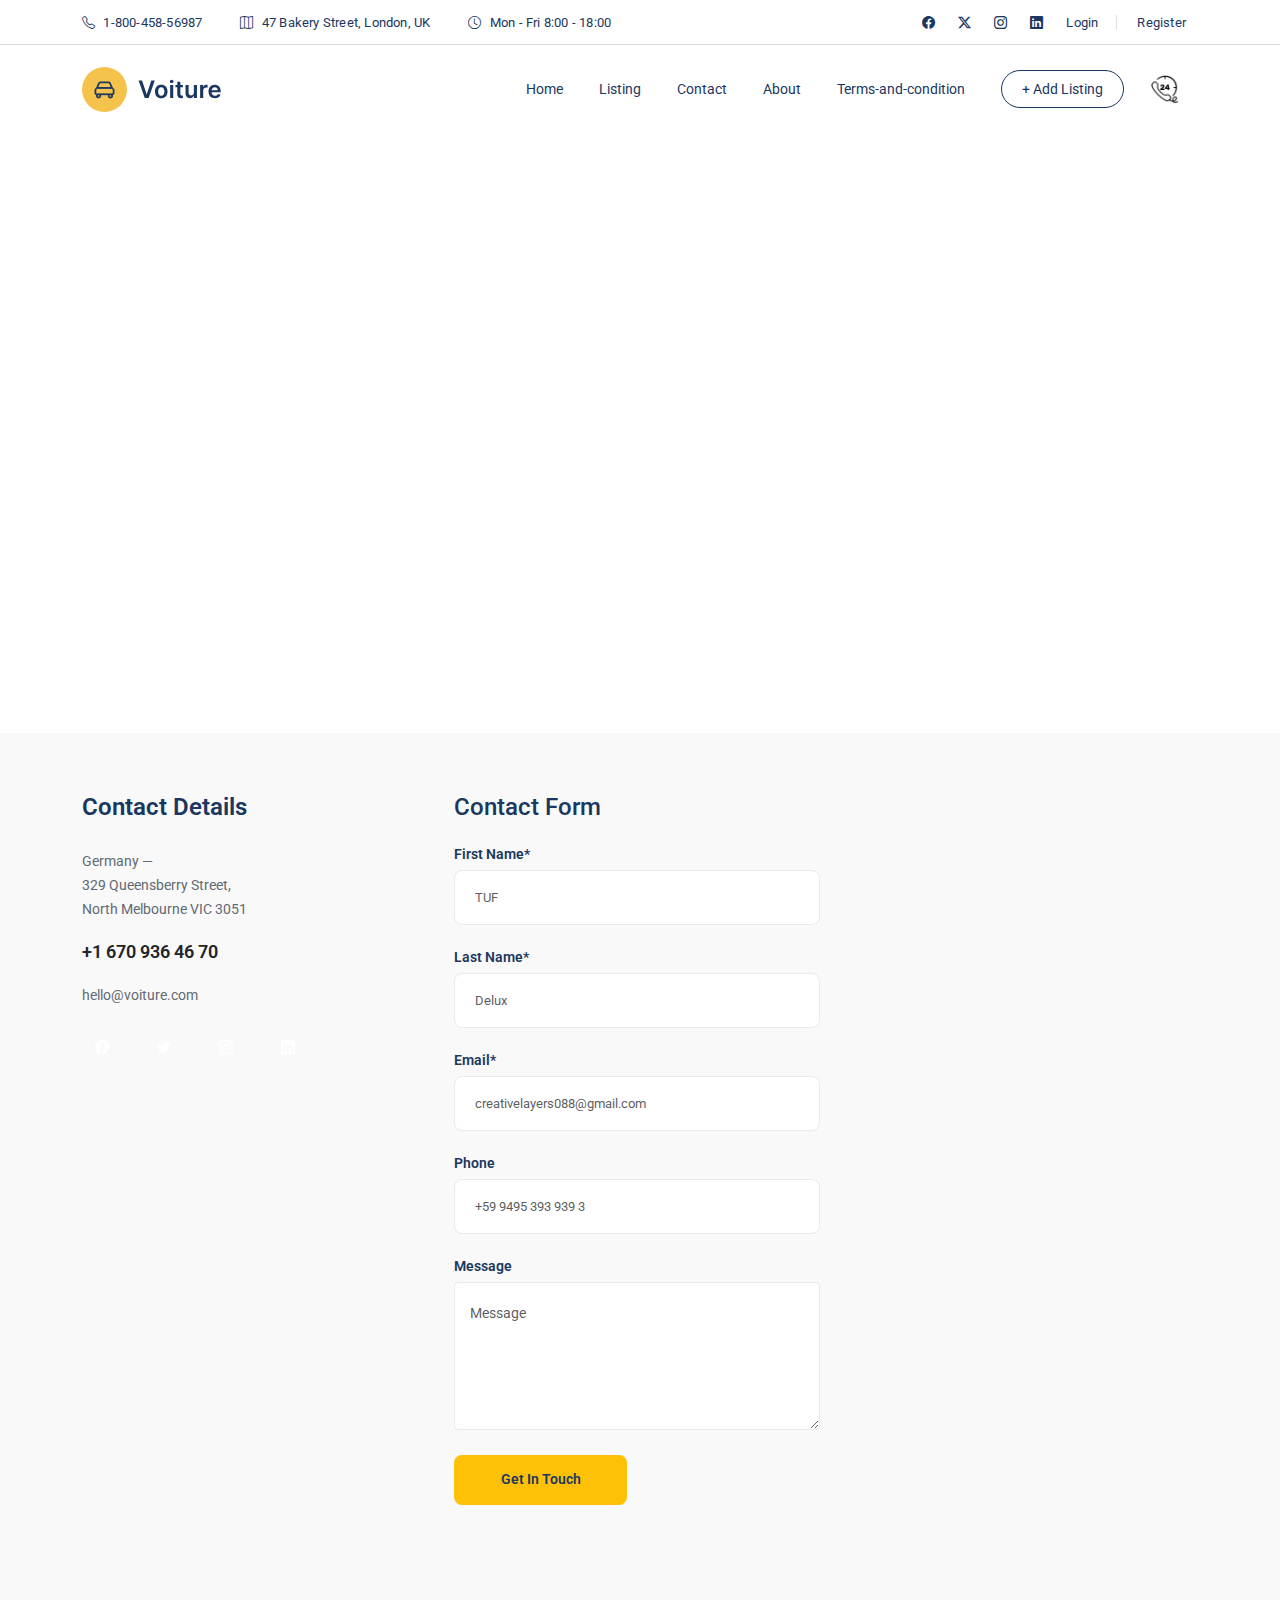
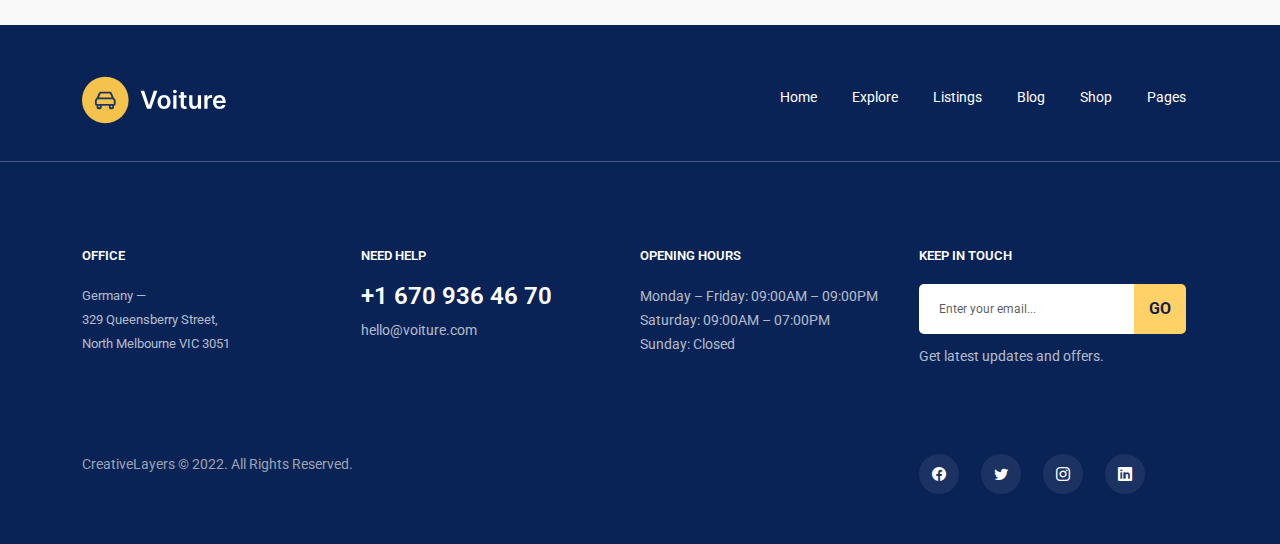
<file: contact-page/contact-page.html>
<!DOCTYPE html>
<html lang="en">

<head>
    <meta charset="UTF-8">
    <meta name="viewport" content="width=device-width, initial-scale=1.0">
    <!-- own css  -->
    <link rel="stylesheet" href="../asset/css/menu.css">
    <link rel="stylesheet" href="../asset/css/style.css">
    <link rel="stylesheet" href="../asset/css/footer.css">
    <link rel="stylesheet" href="./conact-page.css">

    <!-- bootstrap -->
    <link href="https://cdn.jsdelivr.net/npm/bootstrap-icons@1.11.3/font/bootstrap-icons.min.css" rel="stylesheet">
    <link href="https://cdn.jsdelivr.net/npm/bootstrap@5.3.3/dist/css/bootstrap.min.css" rel="stylesheet"
        integrity="sha384-QWTKZyjpPEjISv5WaRU9OFeRpok6YctnYmDr5pNlyT2bRjXh0JMhjY6hW+ALEwIH" crossorigin="anonymous">
    <title>contact</title>
</head>

<body>
    <!-- hader -->
    <header class="header position-relative">
        <div class="header_top">
            <div class="container">
                <div class="row">
                    <div class="col-lg-8 col-xl-7">
                        <div class="header_top_contact_opening_widget text-center text-md-start">
                            <ul class="mb-0">
                                <li class="list-inline-item">
                                    <a href="#">
                                        <i class="bi bi-telephone"></i>
                                        1-800-458-56987
                                    </a>
                                </li>
                                <li class="list-inline-item">
                                    <a href="#">
                                        <i class="bi bi-map"></i>
                                        47 Bakery Street, London, UK
                                    </a>
                                </li>
                                <li class="list-inline-item">
                                    <a href="#">
                                        <i class="bi bi-clock"></i>
                                        Mon - Fri 8:00 - 18:00
                                    </a>
                                </li>
                            </ul>
                        </div>
                    </div>
                    <div class="col-lg-4 col-xl-5">
                        <div class="header_top_social_widgets text-center text-md-end">
                            <ul class="m-0 d-flex justify-content-end social-item">
                                <li class="list-inline-item">
                                    <a href="#">
                                        <i class="bi bi-facebook"></i>
                                    </a>
                                </li>
                                <li class="list-inline-item">
                                    <a href="#">
                                        <i class="bi bi-twitter-x"></i>
                                    </a>
                                </li>
                                <li class="list-inline-item">
                                    <a href="#">
                                        <i class="bi bi-instagram"></i>
                                    </a>
                                </li>
                                <li class="list-inline-item">
                                    <a href="#">
                                        <i class="bi bi-linkedin"></i>
                                    </a>
                                </li>
                                <li class="list-inline-item">
                                    <a href="#" class="login">Login</a>
                                </li>
                                <li class="list-inline-item ">
                                    <a href="#" class="register">Register</a>
                                </li>
                            </ul>
                        </div>
                    </div>
                </div>
            </div>
        </div>

        <!-- respnsove navbar with bootstrap -->
        <nav class="navbar navbar-expand-lg p-0">
            <div class="container-lg">
                <!-- Navbar Brand -->
                <a href="index.html" class="navbar-brand">
                    <img class="logo" src="../asset/img/header-logo.svg" alt="header-logo2.svg">
                </a>

                <!-- Menu Toggle Button for Mobile -->
                <button class="navbar-toggler" type="button" data-bs-toggle="collapse"
                    data-bs-target="#navbarResponsive" aria-controls="navbarResponsive" aria-expanded="false"
                    aria-label="Toggle navigation">
                    <span class="navbar-toggler-icon"></span>
                </button>

                <!-- Responsive Menu Structure -->
                <div class="collapse navbar-collapse" id="navbarResponsive">
                    <ul class="navbar-nav menu-list ms-auto mb-2 mb-lg-0">
                        <li class="nav-item">
                            <a class="nav-link p-0" href="../index.html">
                                <span class="title">Home</span>
                            </a>
                        </li>

                        <li class="nav-item">
                            <a class="nav-link p-0" href="../listing-page/listing-page.html">
                                <span class="title">Listing</span>
                            </a>
                        </li>
                        <li class="nav-item">
                            <a class="nav-link p-0" href="../contact-page/contact-page.html">
                                <span class="title">Contact</span>
                            </a>
                        </li>
                        <li class="nav-item">
                            <a class="nav-link p-0" href="../about-page/about-us.html">
                                <span class="title">About</span>
                            </a>
                        </li>
                        <li class="nav-item border-0">
                            <a class="nav-link p-0" href="../terms-and-condition-page/terms-and-condition.html">
                                <span class="title">Terms-and-condition</span>
                            </a>
                        </li>
                        <li class="add_listing">
                            <a class="" href="">+ Add Listing</a>
                        </li>
                        <li class="nav-item sidebar_panel">
                            <a class="sidebar_switch pt-0" href="#">
                                <img class="sidebar_panel-icon" src="../asset/img/info.png" alt="communicate-icon">
                            </a>
                        </li>
                    </ul>
                </div>
            </div>
        </nav>

        <!-- ride side sidebar after click info btn  -->
        <div class="listing_sidebar">
            <div class="siderbar_left_home pt20 active">
                <a class="sidebar_switch sidebar_close_btn float-end" href="#">X</a>
                <div class="sidebar-content mt-100">
                    <h3 class="title">Quick contact info</h3>
                    <p>Lorem ipsum dolor sit amet, consectetuer adipiscing elit. Aenean commodo ligula eget dolor.
                        Aenean massa.
                        Cum sociis Theme natoque penatibus et magnis dis parturient montes, nascetur.</p>
                </div>
                <div class="sidebar-content">
                    <h5 class="title">CONTACT</h5>
                    <div class="sidebar-phone">+1 670 936 46 70</div>
                    <p>hello@voiture.com</p>
                </div>
                <div class="sidebar-content">
                    <h5 class="title">OFFICE</h5>
                    <p>Germany —<br>329 Queensberry Street,<br>North Melbourne VIC 3051</p>
                </div>
                <div class="sidebar-content">
                    <h5 class="title">OPENING HOURS</h5>
                    <p>Monday – Friday: 09:00AM – 09:00PM<br>Saturday: 09:00AM – 07:00PM<br>Sunday: Closed</p>
                </div>
            </div>
        </div>

    </header>

    <!-- map -->
    <section>
        <div class="map-container w-100">
            <iframe
                src="https://www.google.com/maps/embed?pb=!1m18!1m12!1m3!1d193595.25897782997!2d-74.11976341508278!3d40.69766374874431!2m3!1f0!2f0!3f0!3m2!1i1024!2i768!4f13.1!3m3!1m2!1s0x89c24fa5d33f083b%3A0xc80b8f06e177fe62!2sNew%20York%2C%20NY%2C%20USA!5e0!3m2!1sen!2s!4v1699505333844!5m2!1sen!2s"
                allowfullscreen="" loading="lazy" referrerpolicy="no-referrer-when-downgrade"
                title="Google Maps embed showing New York, NY, USA"
                aria-label="Map showing the location of New York, NY, USA" tabindex="0">
            </iframe>
        </div>
    </section>

    <!-- contact  -->
    <section class="contact-page-conent">
        <div class="container">
            <div class="row row-padding"">
                <div class=" col-md-4">
                <div class="contact_icon_box mb50">
                    <div class="details">
                        <h3 class="title">Contact Details</h3>
                        <p>Germany —<br>329 Queensberry Street,<br>North Melbourne VIC 3051</p>
                        <h4 class="subtitle">+1 670 936 46 70</h4>
                        <p>hello@voiture.com</p>
                        <div class="footer-social-widget">
                            <ul class="mb-0 list-inline">
                                <li class="list-inline-item">
                                    <a href="#" aria-label="Facebook" rel="noopener noreferrer" target="_blank">
                                        <i class="bi bi-facebook"></i>
                                    </a>
                                </li>
                                <li class="list-inline-item">
                                    <a href="#" aria-label="Twitter" rel="noopener noreferrer" target="_blank">
                                        <i class="bi bi-twitter"></i>
                                    </a>
                                </li>
                                <li class="list-inline-item">
                                    <a href="#" aria-label="Instagram" rel="noopener noreferrer" target="_blank">
                                        <i class="bi bi-instagram"></i>
                                    </a>
                                </li>
                                <li class="list-inline-item">
                                    <a href="#" aria-label="LinkedIn" rel="noopener noreferrer" target="_blank">
                                        <i class="bi bi-linkedin"></i>
                                    </a>
                                </li>
                            </ul>
                        </div>
                    </div>
                </div>
            </div>
            <div class="col-md-8">
                <div class="form-grid">
                    <div class="wrapper">
                        <h3 class="title">Contact Form</h3>
                        <form class="contact-form" name="contact-form" action="#" method="post">
                            <div class="">
                                <div class="col-md-6 pl-0">
                                    <div class="form-group">
                                        <label class="form-label">First Name*</label>
                                        <input class="form-control" type="text" placeholder="TUF">
                                    </div>
                                </div>
                                <div class="col-md-6 pl-0">
                                    <div class="form-group">
                                        <label class="form-label">Last Name*</label>
                                        <input class="form-control" type="text" placeholder="Delux">
                                    </div>
                                </div>
                                <div class="col-md-6 pl-0">
                                    <div class="form-group">
                                        <label class="form-label">Email*</label>
                                        <input class="form-control email" type="email"
                                            placeholder="creativelayers088@gmail.com ">
                                    </div>
                                </div>
                                <div class="col-md-6 pl-0">
                                    <div class="form-group">
                                        <label class="form-label">Phone</label>
                                        <input class="form-control" type="text" placeholder="+59 9495 393 939 3">
                                    </div>
                                </div>
                                <div class="col-sm-12 col-md-6 pl-0">
                                    <div class="form-group">
                                        <label class="form-label">Message</label>
                                        <textarea name="form_message" class="form-control" placeholder="Message"
                                            rows="6"></textarea>
                                    </div>
                                    <div class="form-group mb0">
                                        <button type="button" class="btn get-in-touch-btn bg-warning">Get In
                                            Touch</button>
                                    </div>
                                </div>
                            </div>
                        </form>
                    </div>
                </div>
            </div>
        </div>
        </div>
    </section>

    <!-- footer  -->
    <footer class="footer">
        <div class="container footer-nav-container">
            <div class="row">
                <div class="col-md-4 col-xl-7">
                    <div class="footer-about-widget text-start">
                        <div class="logo mb40 mb0-sm">
                            <img src="../asset/img/footer-logo.svg" alt="header-logo.png">
                        </div>
                    </div>
                </div>
                <div class="footer-nav-col col-md-8 col-xl-5">
                    <div class="footer-menu-widget text-end text-md-end w-100">
                        <ul class="w-100 flex-wrap text-start">
                            <li class="list-inline-item"><a href="#">Home</a></li>
                            <li class="list-inline-item"><a href="#">Explore</a></li>
                            <li class="list-inline-item"><a href="#">Listings</a></li>
                            <li class="list-inline-item"><a href="#">Blog</a></li>
                            <li class="list-inline-item"><a href="#">Shop</a></li>
                            <li class="list-inline-item"><a href="#">Pages</a></li>
                        </ul>
                    </div>
                </div>
            </div>
        </div>
        <hr>
        <div class="container footer-main-content-container">
            <div class="row">
                <div class="col-md-6 col-lg-3 col-xl-3">
                    <div class="footer-about-widget">
                        <h6 class="title">OFFICE</h6>
                        <p>Germany —<br>329 Queensberry Street,<br>North Melbourne VIC 3051</p>
                    </div>
                </div>
                <div class="col-sm-6 col-md-4 col-lg-3 col-xl-3">
                    <div class="footer-contact-widget">
                        <h6 class="title">NEED HELP</h6>
                        <div class="footer-phone">+1 670 936 46 70</div>
                        <p>hello@voiture.com</p>
                    </div>
                </div>
                <div class="col-md-6 col-lg-3 col-xl-3">
                    <div class="footer-contact-widget">
                        <h5 class="title">OPENING HOURS</h5>
                        <p>Monday – Friday: 09:00AM – 09:00PM<br>Saturday: 09:00AM – 07:00PM<br>Sunday: Closed</p>
                    </div>
                </div>
                <div class="col-md-6 col-lg-3 col-xl-3">
                    <div class="footer-contact-widget w-100">
                        <h6 class="title">KEEP IN TOUCH</h6>
                        <form class="footer-mailchimp-form w-100">
                            <div class="wrapper w-100">
                                <div class="col-auto d-flex align-items-center w-100">
                                    <input type="email" class="form-control " placeholder="Enter your email...">
                                    <button type="submit" class="h-100">GO</button>
                                </div>
                            </div>
                        </form>
                        <p>Get latest updates and offers.</p>
                    </div>
                </div>
            </div>
        </div>
        <div class="container">
            <div class="row">
                <div class="copyright-col col-md-6 col-lg-8 col-xl-9">
                    <div class="copyright-widget mt5 text-start mb20-sm">
                        <p>CreativeLayers © 2022. All Rights Reserved.</p>
                    </div>
                </div>
                <div class="social-col col-md-6 col-lg-4 col-xl-3">
                    <div class="footer-social-widget text-start text-md-end">
                        <ul class="mb-0 list-inline" aria-label="Social Media Links">
                            <li class="list-inline-item">
                                <a href="https://www.facebook.com/yourpage" aria-label="Visit us on Facebook"
                                    rel="noopener noreferrer" target="_blank">
                                    <i class="bi bi-facebook" aria-hidden="true"></i>
                                </a>
                            </li>
                            <li class="list-inline-item">
                                <a href="https://www.twitter.com/yourprofile" aria-label="Follow us on Twitter"
                                    rel="noopener noreferrer" target="_blank">
                                    <i class="bi bi-twitter" aria-hidden="true"></i>
                                </a>
                            </li>
                            <li class="list-inline-item">
                                <a href="https://www.instagram.com/yourhandle" aria-label="Check out our Instagram"
                                    rel="noopener noreferrer" target="_blank">
                                    <i class="bi bi-instagram" aria-hidden="true"></i>
                                </a>
                            </li>
                            <li class="list-inline-item">
                                <a href="https://www.linkedin.com/in/yourprofile"
                                    aria-label="Connect with us on LinkedIn" rel="noopener noreferrer" target="_blank">
                                    <i class="bi bi-linkedin" aria-hidden="true"></i>
                                </a>
                            </li>
                        </ul>

                    </div>
                </div>
            </div>
        </div>
    </footer>

    <script src="https://cdn.jsdelivr.net/npm/bootstrap@5.3.3/dist/js/bootstrap.bundle.min.js"
        integrity="sha384-YvpcrYf0tY3lHB60NNkmXc5s9fDVZLESaAA55NDzOxhy9GkcIdslK1eN7N6jIeHz" crossorigin="anonymous">
        </script>
    <script src="https://code.jquery.com/jquery-3.7.1.min.js"
        integrity="sha256-/JqT3SQfawRcv/BIHPThkBvs0OEvtFFmqPF/lYI/Cxo=" crossorigin="anonymous">
        </script>
    <script src="../asset/js/navbar.js"></script>

</body>

</html>
</file>
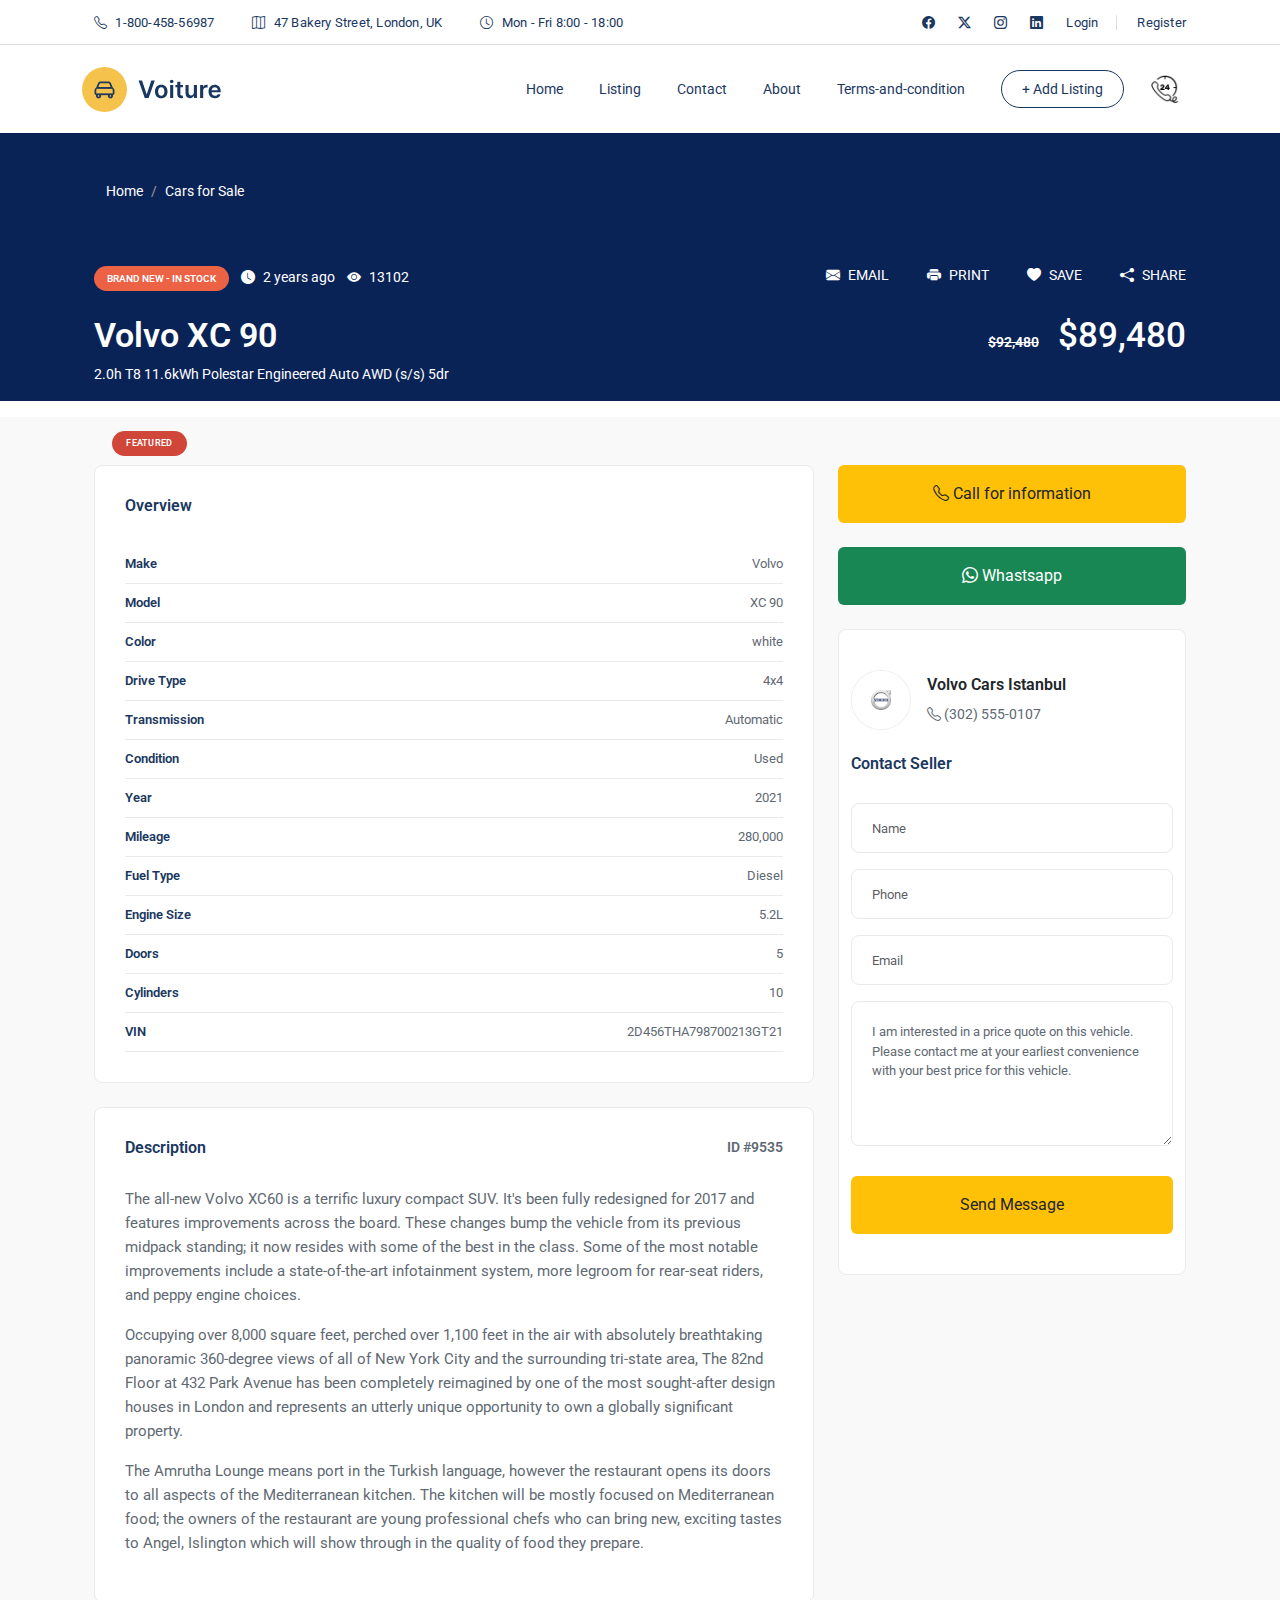
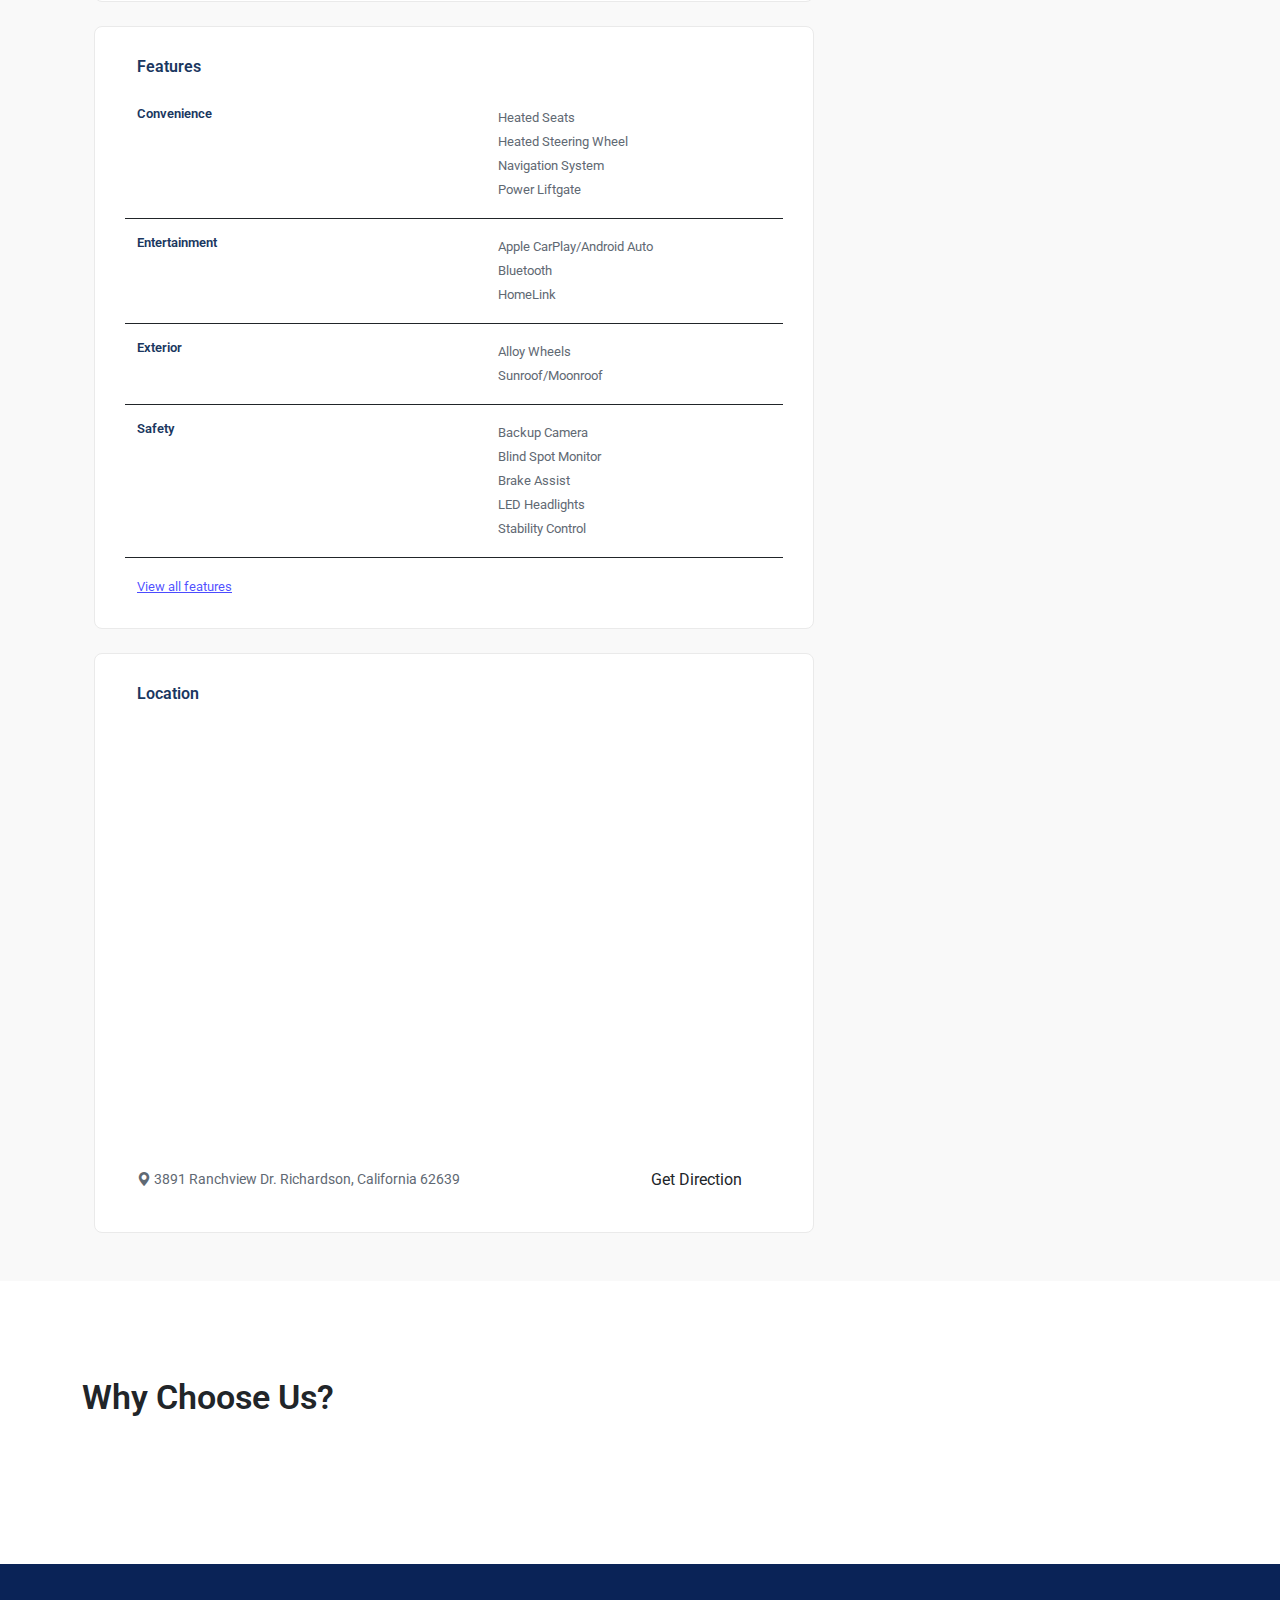
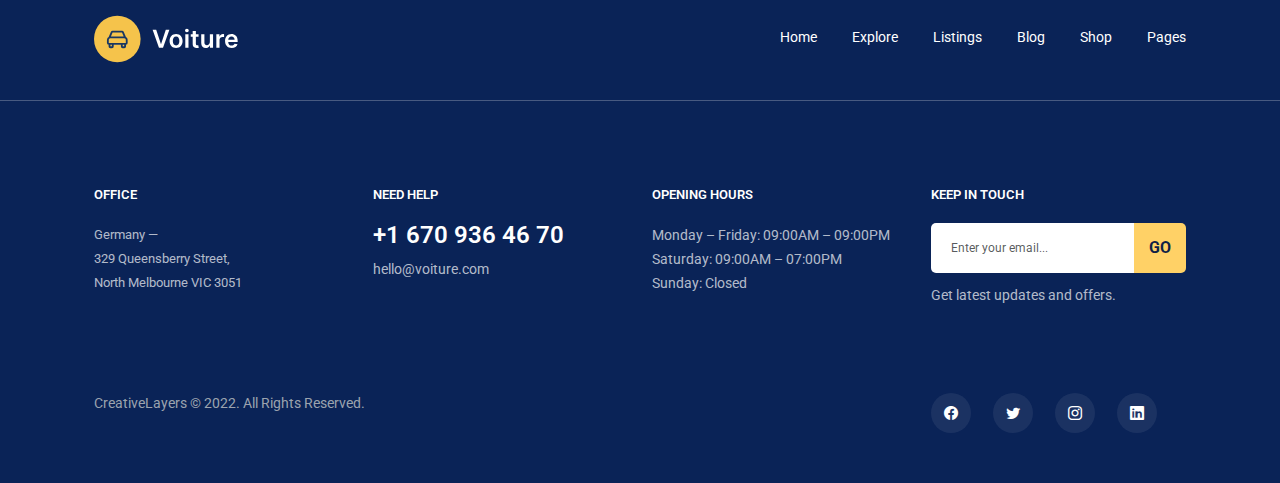
<file: details-page/details-page.html>
<!DOCTYPE html>
<html lang="en">

<head>
    <meta charset="UTF-8">
    <meta name="viewport" content="width=device-width, initial-scale=1.0">

    <!-- own css -->
    <link rel="stylesheet" href="../asset/css/menu.css">
    <link rel="stylesheet" href="../asset/css/style.css">
    <link rel="stylesheet" href="../asset/css/footer.css">
    <link rel="stylesheet" href="./car-details.css">

    <!-- bootstrap -->
    <link href="https://cdn.jsdelivr.net/npm/bootstrap-icons@1.11.3/font/bootstrap-icons.min.css" rel="stylesheet">
    <link href="https://cdn.jsdelivr.net/npm/bootstrap@5.3.3/dist/css/bootstrap.min.css" rel="stylesheet"
        integrity="sha384-QWTKZyjpPEjISv5WaRU9OFeRpok6YctnYmDr5pNlyT2bRjXh0JMhjY6hW+ALEwIH" crossorigin="anonymous">

    <!-- Owl Carousel CSS -->
    <link rel="stylesheet"
        href="https://cdnjs.cloudflare.com/ajax/libs/OwlCarousel2/2.3.4/assets/owl.carousel.min.css" />
    <link rel="stylesheet"
        href="https://cdnjs.cloudflare.com/ajax/libs/OwlCarousel2/2.3.4/assets/owl.theme.default.min.css" />


    <title>car-details</title>
</head>

<body>
    <!-- header  and nav -->
    <header class="header position-relative">
        <div class="header_top">
            <div class="container">
                <div class="row">
                    <div class="col-lg-8 col-xl-7">
                        <div class="header_top_contact_opening_widget text-center text-md-start">
                            <ul class="mb-0">
                                <li class="list-inline-item">
                                    <a href="#">
                                        <i class="bi bi-telephone"></i>
                                        1-800-458-56987
                                    </a>
                                </li>
                                <li class="list-inline-item">
                                    <a href="#">
                                        <i class="bi bi-map"></i>
                                        47 Bakery Street, London, UK
                                    </a>
                                </li>
                                <li class="list-inline-item">
                                    <a href="#">
                                        <i class="bi bi-clock"></i>
                                        Mon - Fri 8:00 - 18:00
                                    </a>
                                </li>
                            </ul>
                        </div>
                    </div>
                    <div class="col-lg-4 col-xl-5">
                        <div class="header_top_social_widgets text-center text-md-end">
                            <ul class="m-0 d-flex justify-content-end social-item">
                                <li class="list-inline-item">
                                    <a href="#">
                                        <i class="bi bi-facebook"></i>
                                    </a>
                                </li>
                                <li class="list-inline-item">
                                    <a href="#">
                                        <i class="bi bi-twitter-x"></i>
                                    </a>
                                </li>
                                <li class="list-inline-item">
                                    <a href="#">
                                        <i class="bi bi-instagram"></i>
                                    </a>
                                </li>
                                <li class="list-inline-item">
                                    <a href="#">
                                        <i class="bi bi-linkedin"></i>
                                    </a>
                                </li>
                                <li class="list-inline-item">
                                    <a href="#" class="login">Login</a>
                                </li>
                                <li class="list-inline-item ">
                                    <a href="#" class="register">Register</a>
                                </li>
                            </ul>
                        </div>
                    </div>
                </div>
            </div>
        </div>

        <!-- respnsove navbar with bootstrap -->
        <nav class="navbar navbar-expand-lg p-0">
            <div class="container-lg">
                <!-- Navbar Brand -->
                <a href="index.html" class="navbar-brand">
                    <img class="logo" src="../asset/img/header-logo.svg" alt="header-logo2.svg">
                </a>

                <!-- Menu Toggle Button for Mobile -->
                <button class="navbar-toggler" type="button" data-bs-toggle="collapse"
                    data-bs-target="#navbarResponsive" aria-controls="navbarResponsive" aria-expanded="false"
                    aria-label="Toggle navigation">
                    <span class="navbar-toggler-icon"></span>
                </button>

                <!-- Responsive Menu Structure -->
                <div class="collapse navbar-collapse" id="navbarResponsive">
                    <ul class="navbar-nav menu-list ms-auto mb-2 mb-lg-0">
                        <li class="nav-item">
                            <a class="nav-link p-0" href="../index.html">
                                <span class="title">Home</span>
                            </a>
                        </li>

                        <li class="nav-item">
                            <a class="nav-link p-0" href="../listing-page/listing-page.html">
                                <span class="title">Listing</span>
                            </a>
                        </li>
                        <li class="nav-item">
                            <a class="nav-link p-0" href="../contact-page/contact-page.html">
                                <span class="title">Contact</span>
                            </a>
                        </li>
                        <li class="nav-item">
                            <a class="nav-link p-0" href="../about-page/about-us.html">
                                <span class="title">About</span>
                            </a>
                        </li>
                        <li class="nav-item border-0">
                            <a class="nav-link p-0" href="../terms-and-condition-page/terms-and-condition.html">
                                <span class="title">Terms-and-condition</span>
                            </a>
                        </li>
                        <li class="add_listing">
                            <a class="" href="">+ Add Listing</a>
                        </li>
                        <li class="nav-item sidebar_panel">
                            <a class="sidebar_switch pt-0" href="#">
                                <img class="sidebar_panel-icon" src="../asset/img/info.png" alt="communicate-icon">
                            </a>
                        </li>
                    </ul>
                </div>
            </div>
        </nav>

        <!-- ride side sidebar after click info btn  -->
        <div class="listing_sidebar">
            <div class="siderbar_left_home pt20 active">
                <a class="sidebar_switch sidebar_close_btn float-end" href="#">X</a>
                <div class="sidebar-content mt-100">
                    <h3 class="title">Quick contact info</h3>
                    <p>Lorem ipsum dolor sit amet, consectetuer adipiscing elit. Aenean commodo ligula eget dolor.
                        Aenean massa.
                        Cum sociis Theme natoque penatibus et magnis dis parturient montes, nascetur.</p>
                </div>
                <div class="sidebar-content">
                    <h5 class="title">CONTACT</h5>
                    <div class="sidebar-phone">+1 670 936 46 70</div>
                    <p>hello@voiture.com</p>
                </div>
                <div class="sidebar-content">
                    <h5 class="title">OFFICE</h5>
                    <p>Germany —<br>329 Queensberry Street,<br>North Melbourne VIC 3051</p>
                </div>
                <div class="sidebar-content">
                    <h5 class="title">OPENING HOURS</h5>
                    <p>Monday – Friday: 09:00AM – 09:00PM<br>Saturday: 09:00AM – 07:00PM<br>Sunday: Closed</p>
                </div>
            </div>
        </div>

    </header>

    <!-- single -car -->
    <section class="single-car mb-3">
        <div class="container">
            <!-- breakcrumb -->
            <div class="inner-page-breadcrumb">
                <div class="container">
                    <div class="row">
                        <div class="col-xl-12">
                            <div class="breadcrumb-content w-100">
                                <ol class="breadcrumb text-white">
                                    <li class="breadcrumb-item"><a href="#">Home</a></li>
                                    <li class="breadcrumb-item active" aria-current="page">Cars for Sale</li>
                                </ol>
                            </div>
                        </div>
                    </div>
                </div>
            </div>

            <!-- heading content -->
            <div class="row single-car-heading-and-share-content">
                <div class="col-lg-7 col-xl-8">
                    <div class="single-page-heading-content">
                        <div class="carsingle-content-wrapper">
                            <ul class="car-info">
                                <li class="list-inline-item">
                                    <a href="#" class="car-condition">BRAND NEW - IN STOCK</a>
                                </li>
                                <li class="list-inline-item">
                                    <a href="#">
                                        <i class="bi bi-clock-fill"></i>
                                        2 years ago
                                    </a>
                                </li>
                                <li class="list-inline-item">
                                    <a href="#">
                                        <i class="bi bi-eye-fill"></i>
                                        13102
                                    </a>
                                </li>
                            </ul>

                            <div class="mt-4">
                                <h2 class="car-title">Volvo XC 90</h2>
                                <p class="para text-white fz-14">2.0h T8 11.6kWh Polestar Engineered Auto AWD (s/s) 5dr
                                </p>
                            </div>
                        </div>
                    </div>
                </div>
                <div class="col-lg-5 col-xl-4">
                    <div class="singlepage-heading-content text-start text-lg-end">
                        <div class="share-content">
                            <ul class="ps-0">
                                <li class="list-inline-item">
                                    <a href="#">
                                        <i class="bi bi-envelope-fill"></i>
                                        EMAIL
                                    </a>
                                </li>
                                <li class="list-inline-item">
                                    <a href="#">
                                        <i class="bi bi-printer-fill"></i>
                                        PRINT
                                    </a>
                                </li>
                                <li class="list-inline-item">
                                    <a href="#">
                                        <i class="bi bi-heart-fill"></i>
                                        SAVE
                                    </a>
                                </li>
                                <li class="list-inline-item">
                                    <a href="#">
                                        <i class="bi bi-share-fill"></i>
                                        SHARE
                                    </a>
                                </li>
                            </ul>
                        </div>
                        <div class="price-content mt-4">
                            <div class="price">
                                <p><small><del>$92,480</del></small> <span>$89,480</span> </p>
                            </div>
                        </div>
                    </div>
                </div>
            </div>

            <div class="row">
                <div class="carousel-container">
                    <div class="featured-badge">Featured</div>
                    <div class="single-car-carousel owl-carousel position-relative">
                        <div class="item">
                            <img src="./details-page-slider-img/img-1.jpg" alt="Car Image 1">
                        </div>
                        <div class="item">
                            <img src="./details-page-slider-img/img-2.jpg" alt="Car Image 2">
                        </div>
                        <div class="item">
                            <img src="./details-page-slider-img/img-3.jpg" alt="Car Image 3">
                        </div>
                        <div class="item">
                            <img src="./details-page-slider-img/img-4.jpg" alt="Car Image 4">
                        </div>
                        <div class="item">
                            <img src="./details-page-slider-img/img-5.jpg" alt="Car Image 5">
                        </div>
                        <!-- Add more items as needed -->
                    </div>
                </div>
            </div>
        </div>
    </section>

    <!--card details gird view  -->
    <section class="pt-5 m-0 car-detail-grid-view-section">
        <div class="container">
            <div class="row">
                <div class="col-lg-8 col-xl-8 p-0">


                    <div class="row mb-5">

                        <!-- overview -->
                        <div class="col-lg-12 mb-4">
                            <div class="overview">
                                <div class="overview-wrapper">
                                    <h4 class="title">Overview</h4>
                                    <ul class="list-group border-0 outline-0">
                                        <li class="list-group-item d-flex justify-content-between align-items-start">
                                            <div class="me-auto">
                                                <div class="overview-subtitle">Make</div>
                                            </div>
                                            <span class="overview-value">Volvo</span>
                                        </li>
                                        <li class="list-group-item d-flex justify-content-between align-items-start">
                                            <div class="me-auto">
                                                <div class="overview-subtitle">Model</div>
                                            </div>
                                            <span class="overview-value">XC 90</span>
                                        </li>
                                        <li class="list-group-item d-flex justify-content-between align-items-start">
                                            <div class="me-auto">
                                                <div class="overview-subtitle">Color</div>
                                            </div>
                                            <span class="overview-value">white</span>
                                        </li>
                                        <li class="list-group-item d-flex justify-content-between align-items-start">
                                            <div class="me-auto">
                                                <div class="overview-subtitle">Drive Type</div>
                                            </div>
                                            <span class="overview-value">4x4</span>
                                        </li>
                                        <li class="list-group-item d-flex justify-content-between align-items-start">
                                            <div class="me-auto">
                                                <div class="overview-subtitle">Transmission</div>
                                            </div>
                                            <span class="overview-value">Automatic</span>
                                        </li>
                                        <li class="list-group-item d-flex justify-content-between align-items-start">
                                            <div class="me-auto">
                                                <div class="overview-subtitle">Condition</div>
                                            </div>
                                            <span class="overview-value">Used</span>
                                        </li>
                                        <li class="list-group-item d-flex justify-content-between align-items-start">
                                            <div class="me-auto">
                                                <div class="overview-subtitle">Year</div>
                                            </div>
                                            <span class="overview-value">2021</span>
                                        </li>
                                        <li class="list-group-item d-flex justify-content-between align-items-start">
                                            <div class="me-auto">
                                                <div class="overview-subtitle">Mileage</div>
                                            </div>
                                            <span class="overview-value">280,000</span>
                                        </li>
                                        <li class="list-group-item d-flex justify-content-between align-items-start">
                                            <div class="me-auto">
                                                <div class="overview-subtitle">Fuel Type</div>
                                            </div>
                                            <span class="overview-value">Diesel</span>
                                        </li>
                                        <li class="list-group-item d-flex justify-content-between align-items-start">
                                            <div class="me-auto">
                                                <div class="overview-subtitle">Engine Size</div>
                                            </div>
                                            <span class="overview-value">5.2L</span>
                                        </li>
                                        <li class="list-group-item d-flex justify-content-between align-items-start">
                                            <div class="me-auto">
                                                <div class="overview-subtitle">Doors</div>
                                            </div>
                                            <span class="overview-value">5</span>
                                        </li>
                                        <li class="list-group-item d-flex justify-content-between align-items-start">
                                            <div class="me-auto">
                                                <div class="overview-subtitle">Cylinders</div>
                                            </div>
                                            <span class="overview-value">10</span>
                                        </li>
                                        <li class="list-group-item d-flex justify-content-between align-items-start">
                                            <div class="me-auto">
                                                <div class="overview-subtitle">VIN</div>
                                            </div>
                                            <span class="overview-value">2D456THA798700213GT21</span>
                                        </li>
                                    </ul>
                                </div>
                            </div>
                        </div>

                        <!-- description -->
                        <div class="col-lg-12">
                            <div class="description">
                                <h4 class="description-title">Description <span class="float-end title-id">ID
                                        #9535</span>
                                </h4>
                                <p class="first-para">The all-new Volvo XC60 is a terrific luxury compact SUV. It's been
                                    fully redesigned for
                                    2017 and features improvements across the board. These changes bump the vehicle from
                                    its previous midpack
                                    standing; it now resides with some of the best in the class. Some of the most
                                    notable improvements include a
                                    state-of-the-art infotainment system, more legroom for rear-seat riders, and peppy
                                    engine choices.</p>
                                <p class="mb25">Occupying over 8,000 square feet, perched over 1,100 feet in the air
                                    with absolutely
                                    breathtaking panoramic 360-degree views of all of New York City and the surrounding
                                    tri-state area, The 82nd
                                    Floor at 432 Park Avenue has been completely reimagined by one of the most
                                    sought-after design houses in
                                    London and represents an utterly unique opportunity to own a globally significant
                                    property.</p>
                                <p class="mt10 mb20">The Amrutha Lounge means port in the Turkish language, however the
                                    restaurant opens its
                                    doors to all aspects of the Mediterranean kitchen. The kitchen will be mostly
                                    focused on Mediterranean food;
                                    the owners of the restaurant are young professional chefs who can bring new,
                                    exciting tastes to Angel,
                                    Islington which will show through in the quality of food they prepare.</p>
                            </div>
                        </div>

                        <!-- feature -->

                        <div class="col-lg-12">
                            <div class="feature mt-4">
                                <div class="row">
                                    <div class="col-lg-12">
                                        <h4 class="title">Features</h4>
                                    </div>
                                    <div class="col-lg-6 col-xl-6">
                                        <h5 class="subtitle">Convenience</h5>
                                    </div>
                                    <div class="col-lg-6 col-xl-5">
                                        <ul class="service-list">
                                            <li>Heated Seats</li>
                                            <li>Heated Steering Wheel</li>
                                            <li>Navigation System</li>
                                            <li>Power Liftgate</li>
                                        </ul>
                                    </div>
                                </div>
                                <hr>
                                <div class="row">
                                    <div class="col-lg-6 col-xl-6">
                                        <h5 class="subtitle">Entertainment</h5>
                                    </div>
                                    <div class="col-lg-6 col-xl-5">
                                        <ul class="service-list">
                                            <li>Apple CarPlay/Android Auto</li>
                                            <li>Bluetooth</li>
                                            <li>HomeLink</li>
                                        </ul>
                                    </div>
                                </div>
                                <hr>
                                <div class="row">
                                    <div class="col-lg-6 col-xl-6">
                                        <h5 class="subtitle">Exterior</h5>
                                    </div>
                                    <div class="col-lg-6 col-xl-5">
                                        <ul class="service-list">
                                            <li>Alloy Wheels</li>
                                            <li>Sunroof/Moonroof</li>
                                        </ul>
                                    </div>
                                </div>
                                <hr>
                                <div class="row">
                                    <div class="col-lg-6 col-xl-6">
                                        <h5 class="subtitle">Safety</h5>
                                    </div>
                                    <div class="col-lg-6 col-xl-5">
                                        <ul class="service-list">
                                            <li>Backup Camera</li>
                                            <li>Blind Spot Monitor</li>
                                            <li>Brake Assist</li>
                                            <li>LED Headlights</li>
                                            <li>Stability Control</li>
                                        </ul>
                                    </div>
                                </div>
                                <hr>
                                <div class="row">
                                    <div class="col-lg-12">
                                        <a class="view-all-feature" href="#">View all features</a>
                                    </div>
                                </div>
                            </div>
                        </div>

                        <!-- location -->

                        <div class="col-lg-12">
                            <div class="location mt-4">
                                <div class="row">
                                    <div class="">
                                        <h4 class="title">Location</h4>
                                        <div class="map-container">
                                            <iframe
                                                src="https://www.google.com/maps/embed?pb=!1m18!1m12!1m3!1d193595.25897782997!2d-74.11976341508278!3d40.69766374874431!2m3!1f0!2f0!3f0!3m2!1i1024!2i768!4f13.1!3m3!1m2!1s0x89c24fa5d33f083b%3A0xc80b8f06e177fe62!2sNew%20York%2C%20NY%2C%20USA!5e0!3m2!1sen!2s!4v1699505333844!5m2!1sen!2s"
                                                allowfullscreen="" loading="lazy"
                                                referrerpolicy="no-referrer-when-downgrade"
                                                title="Google Maps embed showing New York, NY, USA"
                                                aria-label="Map showing the location of New York, NY, USA" tabindex="0">
                                            </iframe>

                                        </div>
                                        <div class="d-flex align-items-center justify-content-between pt-4">
                                            <address class="float-start address">
                                                <i class="bi bi-geo-alt-fill"></i>
                                                3891 Ranchview Dr.
                                                Richardson, California 62639
                                            </address>
                                            <button class="btn location-btn">Get Direction</button>
                                        </div>
                                    </div>
                                </div>
                            </div>
                        </div>

                    </div>


                </div>
                <div class="col-lg-4 col-xl-4">
                    <div class="row">
                        <div class="cta-btns-list p-0">
                            <button class="w-100 cta-btn bg-warning btn">
                                <i class="bi bi-telephone"></i>
                                Call for information
                            </button>

                            <button class="w-100 mt-4 text-white cta-btn bg-success btn">
                                <i class="bi bi-whatsapp"></i>
                                Whastsapp
                            </button>
                        </div>


                        <!-- side bar contact -->

                        <div class="sidebar-seller-contact mt-4">
                            <div class="d-flex align-items-center mb-4">
                                <div class="flex-shrink-0">
                                    <img class="seller-img" src="../asset/img/seller.png" alt="author.png">
                                </div>
                                <div class="flex-grow-1 ms-3">
                                    <h5 class="seller-name">Volvo Cars Istanbul</h5>
                                    <p class="mb-0 seller-phone-number">
                                        <i class="bi bi-telephone"></i>
                                        (302) 555-0107
                                    </p>
                                </div>
                            </div>
                            <h4 class="contact-form-title">Contact Seller</h4>
                            <form action="#">
                                <div class="row p-0">
                                    <div class="col-lg-12 p-0">
                                        <div class="mb-3">
                                            <input class="form-control" type="text" placeholder="Name">
                                        </div>
                                    </div>
                                    <div class="col-lg-12 p-0">
                                        <div class="mb-3">
                                            <input class="form-control" type="text" placeholder="Phone">
                                        </div>
                                    </div>
                                    <div class="col-lg-12 p-0">
                                        <div class="mb-3">
                                            <input class="form-control " type="email" placeholder="Email">
                                        </div>
                                    </div>
                                    <div class="col-md-12 p-0">
                                        <div class="mb-3">
                                            <textarea class="form-control"
                                                rows="6">I am interested in a price quote on this vehicle. Please contact me at your earliest convenience with your best price for this vehicle.</textarea>
                                        </div>
                                        <button type="submit" class="btn btn-block bg-warning cta-btn w-100">
                                            Send Message
                                        </button>

                                    </div>
                                </div>
                            </form>
                        </div>

                    </div>
                </div>
            </div>
        </div>
    </section>

    <!-- why choos us slider -->
    <section class="why-choose-us-slider py-5">
        <div class="container py-5">
            <div class="col-lg-12">
                <div class="">
                    <h6 class="main-title mt-0 ">Why Choose Us?</h6>
                </div>
            </div>


            <!-- slider item  -->

            <div class="owl-carousel why-choose-slider position-relative">
                <div class="slider-item">
                    <a href="../details-page/details-page.html">
                        <div class="card feature-listing-card">
                            <div class="card-img-wrapper position-relative">
                                <img src="../asset/img/car-5.webp" loading="lazy" class="card-img-top" alt="Nissan Qasqai - Sky Pack">
                    
                                <a href="../compare-page/compare.html" class="compare-button">
                                    compare
                                </a>
                            </div>
                            <div class="card-body">
                                <p class="car-price">$12977</p>
                                <p class="car-model-name">Volvo XC90 - 2020</p>
                                <div class="mb-2 d-flex align-items-center review-and-rating">
                                    <div class="star">
                                        <i class="bi bi-star-fill"></i>
                                        <i class="bi bi-star-fill"></i>
                                        <i class="bi bi-star-fill"></i>
                                        <i class="bi bi-star-fill"></i>
                                        <i class="bi bi-star-fill"></i>
                                    </div>
                                    <small class="text-muted">4.7 (684 reviews)</small>
                                </div>
                                <div class="car-details d-flex justify-content-between">
                                    <small class="text-muted"><i class="bi bi-car-front-fill"></i>
                                        77362
                                    </small>
                                    <small class="text-muted">
                                        <i class="bi bi-fuel-pump"></i> Diesel</small>
                                    <small class="text-muted">
                                        <i class="bi bi-bezier2"></i>
                                        Automatic
                                    </small>
                                </div>
                            </div>
                        </div>
                    </a>
                </div>
                <div class="slider-item ">
                    <a href="../details-page/details-page.html">
                        <div class="card feature-listing-card">
                            <div class="card-img-wrapper position-relative">
                                <img src="../asset/img/car-5.webp" loading="lazy" class="card-img-top" alt="Nissan Qasqai - Sky Pack">
                    
                                <a href="../compare-page/compare.html" class="compare-button">
                                    compare
                                </a>
                            </div>
                            <div class="card-body">
                                <p class="car-price">$12977</p>
                                <p class="car-model-name">Volvo XC90 - 2020</p>
                                <div class="mb-2 d-flex align-items-center review-and-rating">
                                    <div class="star">
                                        <i class="bi bi-star-fill"></i>
                                        <i class="bi bi-star-fill"></i>
                                        <i class="bi bi-star-fill"></i>
                                        <i class="bi bi-star-fill"></i>
                                        <i class="bi bi-star-fill"></i>
                                    </div>
                                    <small class="text-muted">4.7 (684 reviews)</small>
                                </div>
                                <div class="car-details d-flex justify-content-between">
                                    <small class="text-muted"><i class="bi bi-car-front-fill"></i>
                                        77362
                                    </small>
                                    <small class="text-muted">
                                        <i class="bi bi-fuel-pump"></i> Diesel</small>
                                    <small class="text-muted">
                                        <i class="bi bi-bezier2"></i>
                                        Automatic
                                    </small>
                                </div>
                            </div>
                        </div>
                    </a>
                </div>
                <div class="slider-item ">
                    <a href="../details-page/details-page.html">
                        <div class="card feature-listing-card">
                            <div class="card-img-wrapper position-relative">
                                <img src="../asset/img/car-5.webp" loading="lazy" class="card-img-top" alt="Nissan Qasqai - Sky Pack">
                    
                                <a href="../compare-page/compare.html" class="compare-button">
                                    compare
                                </a>
                            </div>
                            <div class="card-body">
                                <p class="car-price">$12977</p>
                                <p class="car-model-name">Volvo XC90 - 2020</p>
                                <div class="mb-2 d-flex align-items-center review-and-rating">
                                    <div class="star">
                                        <i class="bi bi-star-fill"></i>
                                        <i class="bi bi-star-fill"></i>
                                        <i class="bi bi-star-fill"></i>
                                        <i class="bi bi-star-fill"></i>
                                        <i class="bi bi-star-fill"></i>
                                    </div>
                                    <small class="text-muted">4.7 (684 reviews)</small>
                                </div>
                                <div class="car-details d-flex justify-content-between">
                                    <small class="text-muted"><i class="bi bi-car-front-fill"></i>
                                        77362
                                    </small>
                                    <small class="text-muted">
                                        <i class="bi bi-fuel-pump"></i> Diesel</small>
                                    <small class="text-muted">
                                        <i class="bi bi-bezier2"></i>
                                        Automatic
                                    </small>
                                </div>
                            </div>
                        </div>
                    </a>
                </div>

                <div class="slider-item ">
                    <a href="../details-page/details-page.html">
                        <div class="card feature-listing-card">
                            <div class="card-img-wrapper position-relative">
                                <img src="../asset/img/car-5.webp" loading="lazy" class="card-img-top" alt="Nissan Qasqai - Sky Pack">
                    
                                <a href="../compare-page/compare.html" class="compare-button">
                                    compare
                                </a>
                            </div>
                            <div class="card-body">
                                <p class="car-price">$12977</p>
                                <p class="car-model-name">Volvo XC90 - 2020</p>
                                <div class="mb-2 d-flex align-items-center review-and-rating">
                                    <div class="star">
                                        <i class="bi bi-star-fill"></i>
                                        <i class="bi bi-star-fill"></i>
                                        <i class="bi bi-star-fill"></i>
                                        <i class="bi bi-star-fill"></i>
                                        <i class="bi bi-star-fill"></i>
                                    </div>
                                    <small class="text-muted">4.7 (684 reviews)</small>
                                </div>
                                <div class="car-details d-flex justify-content-between">
                                    <small class="text-muted"><i class="bi bi-car-front-fill"></i>
                                        77362
                                    </small>
                                    <small class="text-muted">
                                        <i class="bi bi-fuel-pump"></i> Diesel</small>
                                    <small class="text-muted">
                                        <i class="bi bi-bezier2"></i>
                                        Automatic
                                    </small>
                                </div>
                            </div>
                        </div>
                    </a>
                </div>


                <div class="slider-item ">
                    <div class="card feature-listing-card">
                        <div class="card-img-wrapper">
                            <img src="../asset/img/o-card-3.webp" loading="lazy" class="card-img-top"
                                alt="Nissan Qasqai - Sky Pack">
                        </div>
                        <div class="card-body">
                            <p class="car-price">$12977</p>
                            <p class="car-model-name">Volvo XC90 - 2020</p>
                            <div class="mb-2 d-flex align-items-center review-and-rating">
                                <div class="star">
                                    <i class="bi bi-star-fill"></i>
                                    <i class="bi bi-star-fill"></i>
                                    <i class="bi bi-star-fill"></i>
                                    <i class="bi bi-star-fill"></i>
                                    <i class="bi bi-star-fill"></i>
                                </div>
                                <small class="text-muted">4.7 (684 reviews)</small>
                            </div>
                            <div class="car-details d-flex justify-content-between">
                                <small class="text-muted"><i class="bi bi-car-front-fill"></i>
                                    77362
                                </small>
                                <small class="text-muted">
                                    <i class="bi bi-fuel-pump"></i> Diesel</small>
                                <small class="text-muted">
                                    <i class="bi bi-bezier2"></i>
                                    Automatic
                                </small>
                            </div>
                        </div>
                    </div>
                </div>


                <div class="slider-item ">
                    <div class="card feature-listing-card">
                        <div class="card-img-wrapper">
                            <img src="../asset/img/o-card-3.webp" loading="lazy" class="card-img-top"
                                alt="Nissan Qasqai - Sky Pack">
                        </div>
                        <div class="card-body">
                            <p class="car-price">$12977</p>
                            <p class="car-model-name">Volvo XC90 - 2020</p>
                            <div class="mb-2 d-flex align-items-center review-and-rating">
                                <div class="star">
                                    <i class="bi bi-star-fill"></i>
                                    <i class="bi bi-star-fill"></i>
                                    <i class="bi bi-star-fill"></i>
                                    <i class="bi bi-star-fill"></i>
                                    <i class="bi bi-star-fill"></i>
                                </div>
                                <small class="text-muted">4.7 (684 reviews)</small>
                            </div>
                            <div class="car-details d-flex justify-content-between">
                                <small class="text-muted"><i class="bi bi-car-front-fill"></i>
                                    77362
                                </small>
                                <small class="text-muted">
                                    <i class="bi bi-fuel-pump"></i> Diesel</small>
                                <small class="text-muted">
                                    <i class="bi bi-bezier2"></i>
                                    Automatic
                                </small>
                            </div>
                        </div>
                    </div>
                </div>
            </div>

        </div>
    </section>

    <!-- footer  -->
    <footer class="footer">
        <div class="container footer-nav-container">
            <div class="row">
                <div class="col-md-4 col-xl-7">
                    <div class="footer-about-widget text-start">
                        <div class="logo mb40 mb0-sm">
                            <img src="../asset/img/footer-logo.svg" alt="header-logo.png">
                        </div>
                    </div>
                </div>
                <div class="footer-nav-col col-md-8 col-xl-5">
                    <div class="footer-menu-widget text-end text-md-end w-100">
                        <ul class="w-100 flex-wrap text-start">
                            <li class="list-inline-item"><a href="#">Home</a></li>
                            <li class="list-inline-item"><a href="#">Explore</a></li>
                            <li class="list-inline-item"><a href="#">Listings</a></li>
                            <li class="list-inline-item"><a href="#">Blog</a></li>
                            <li class="list-inline-item"><a href="#">Shop</a></li>
                            <li class="list-inline-item"><a href="#">Pages</a></li>
                        </ul>
                    </div>
                </div>
            </div>
        </div>
        <hr>
        <div class="container footer-main-content-container">
            <div class="row">
                <div class="col-md-6 col-lg-3 col-xl-3">
                    <div class="footer-about-widget">
                        <h6 class="title">OFFICE</h6>
                        <p>Germany —<br>329 Queensberry Street,<br>North Melbourne VIC 3051</p>
                    </div>
                </div>
                <div class="col-sm-6 col-md-4 col-lg-3 col-xl-3">
                    <div class="footer-contact-widget">
                        <h6 class="title">NEED HELP</h6>
                        <div class="footer-phone">+1 670 936 46 70</div>
                        <p>hello@voiture.com</p>
                    </div>
                </div>
                <div class="col-md-6 col-lg-3 col-xl-3">
                    <div class="footer-contact-widget">
                        <h5 class="title">OPENING HOURS</h5>
                        <p>Monday – Friday: 09:00AM – 09:00PM<br>Saturday: 09:00AM – 07:00PM<br>Sunday: Closed</p>
                    </div>
                </div>
                <div class="col-md-6 col-lg-3 col-xl-3">
                    <div class="footer-contact-widget w-100">
                        <h6 class="title">KEEP IN TOUCH</h6>
                        <form class="footer-mailchimp-form w-100">
                            <div class="wrapper w-100">
                                <div class="col-auto d-flex align-items-center w-100">
                                    <input type="email" class="form-control " placeholder="Enter your email...">
                                    <button type="submit" class="h-100">GO</button>
                                </div>
                            </div>
                        </form>
                        <p>Get latest updates and offers.</p>
                    </div>
                </div>
            </div>
        </div>
        <div class="container">
            <div class="row">
                <div class="copyright-col col-md-6 col-lg-8 col-xl-9">
                    <div class="copyright-widget mt5 text-start mb20-sm">
                        <p>CreativeLayers © 2022. All Rights Reserved.</p>
                    </div>
                </div>
                <div class="social-col col-md-6 col-lg-4 col-xl-3">
                    <div class="footer-social-widget text-start text-md-end">
                        <ul class="mb-0 list-inline" aria-label="Social Media Links">
                            <li class="list-inline-item">
                                <a href="https://www.facebook.com/yourpage" aria-label="Visit us on Facebook"
                                    rel="noopener noreferrer" target="_blank">
                                    <i class="bi bi-facebook" aria-hidden="true"></i>
                                </a>
                            </li>
                            <li class="list-inline-item">
                                <a href="https://www.twitter.com/yourprofile" aria-label="Follow us on Twitter"
                                    rel="noopener noreferrer" target="_blank">
                                    <i class="bi bi-twitter" aria-hidden="true"></i>
                                </a>
                            </li>
                            <li class="list-inline-item">
                                <a href="https://www.instagram.com/yourhandle" aria-label="Check out our Instagram"
                                    rel="noopener noreferrer" target="_blank">
                                    <i class="bi bi-instagram" aria-hidden="true"></i>
                                </a>
                            </li>
                            <li class="list-inline-item">
                                <a href="https://www.linkedin.com/in/yourprofile"
                                    aria-label="Connect with us on LinkedIn" rel="noopener noreferrer" target="_blank">
                                    <i class="bi bi-linkedin" aria-hidden="true"></i>
                                </a>
                            </li>
                        </ul>
                    </div>
                </div>
            </div>
        </div>
    </footer>

    <!-- script -->
    <script src="https://cdn.jsdelivr.net/npm/bootstrap@5.3.3/dist/js/bootstrap.bundle.min.js"
        integrity="sha384-YvpcrYf0tY3lHB60NNkmXc5s9fDVZLESaAA55NDzOxhy9GkcIdslK1eN7N6jIeHz" crossorigin="anonymous">
        </script>

    <script src="https://code.jquery.com/jquery-3.7.1.min.js"
        integrity="sha256-/JqT3SQfawRcv/BIHPThkBvs0OEvtFFmqPF/lYI/Cxo=" crossorigin="anonymous">
        </script>
    <script src="https://cdnjs.cloudflare.com/ajax/libs/OwlCarousel2/2.3.4/owl.carousel.min.js"></script>
    <script src="../asset/js/navbar.js"></script>
    <script src="../asset/js/slider.js"></script>

</body>

</html>
</file>
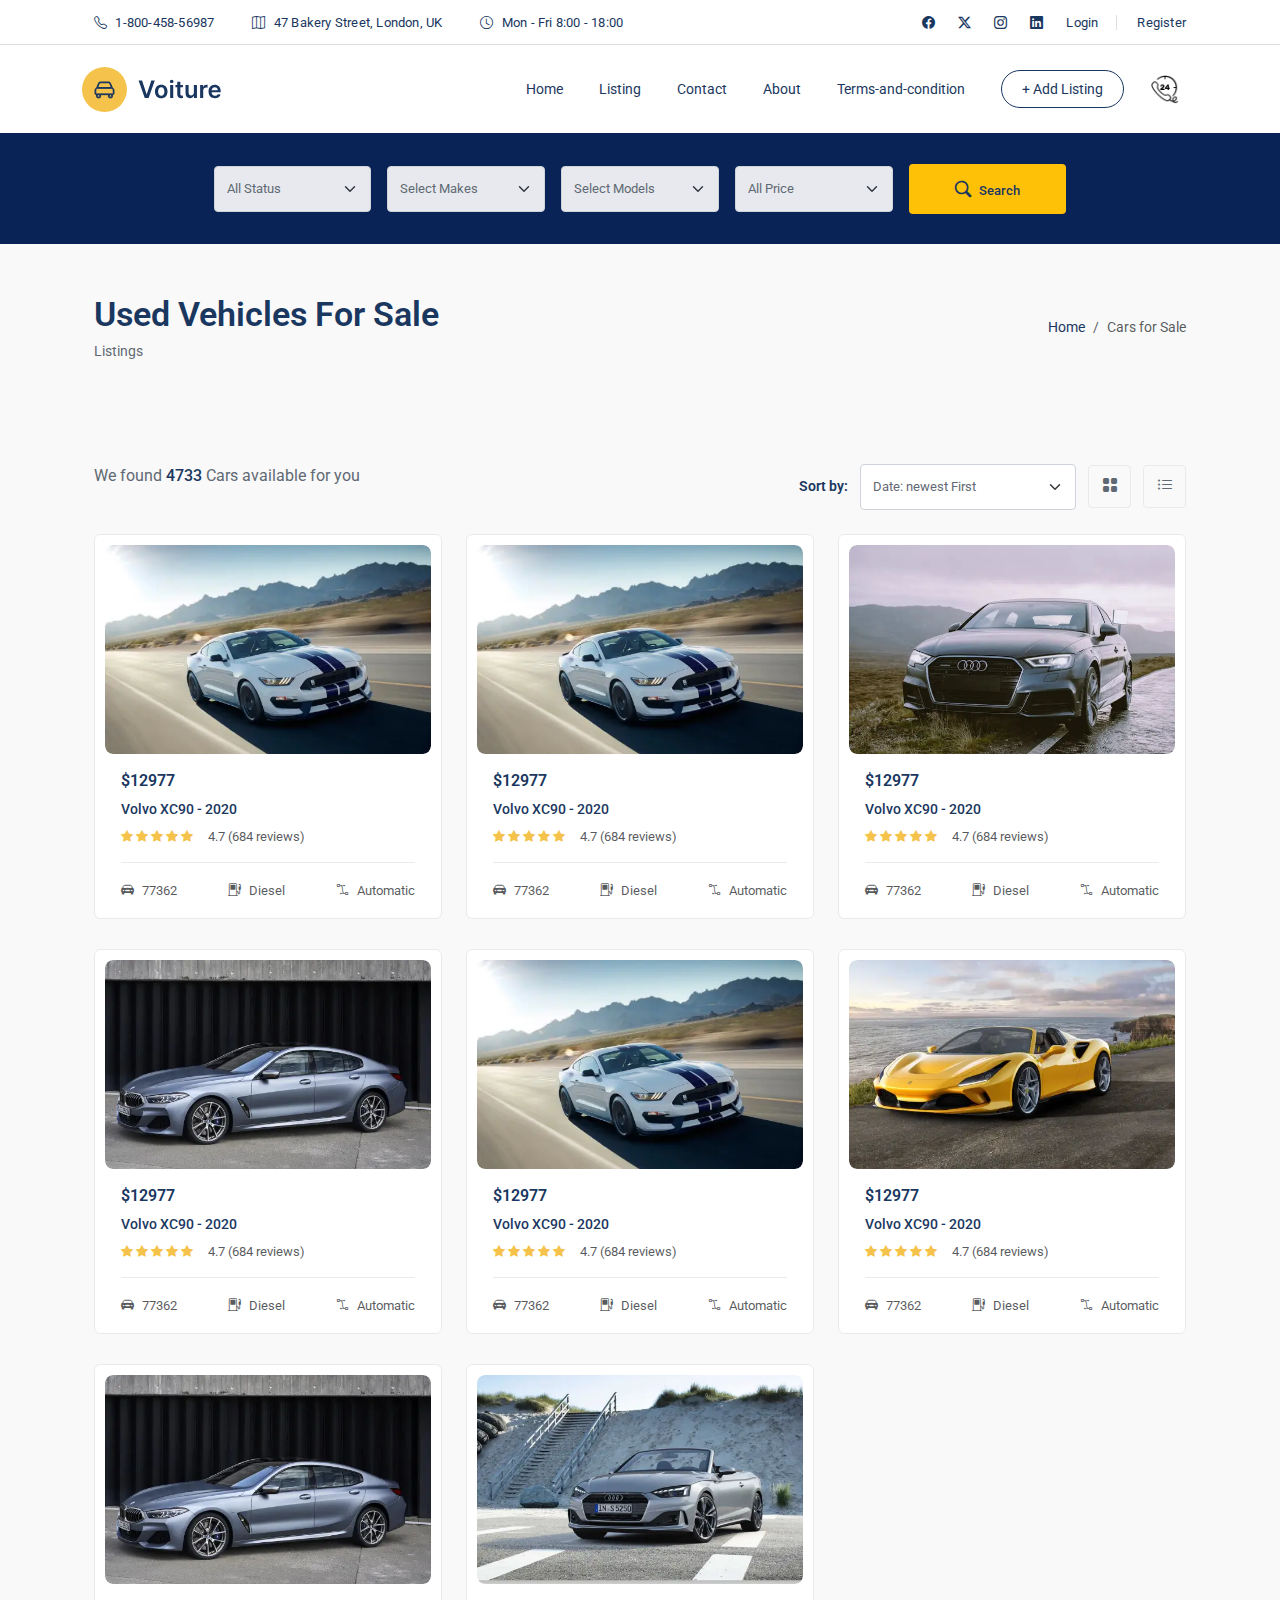
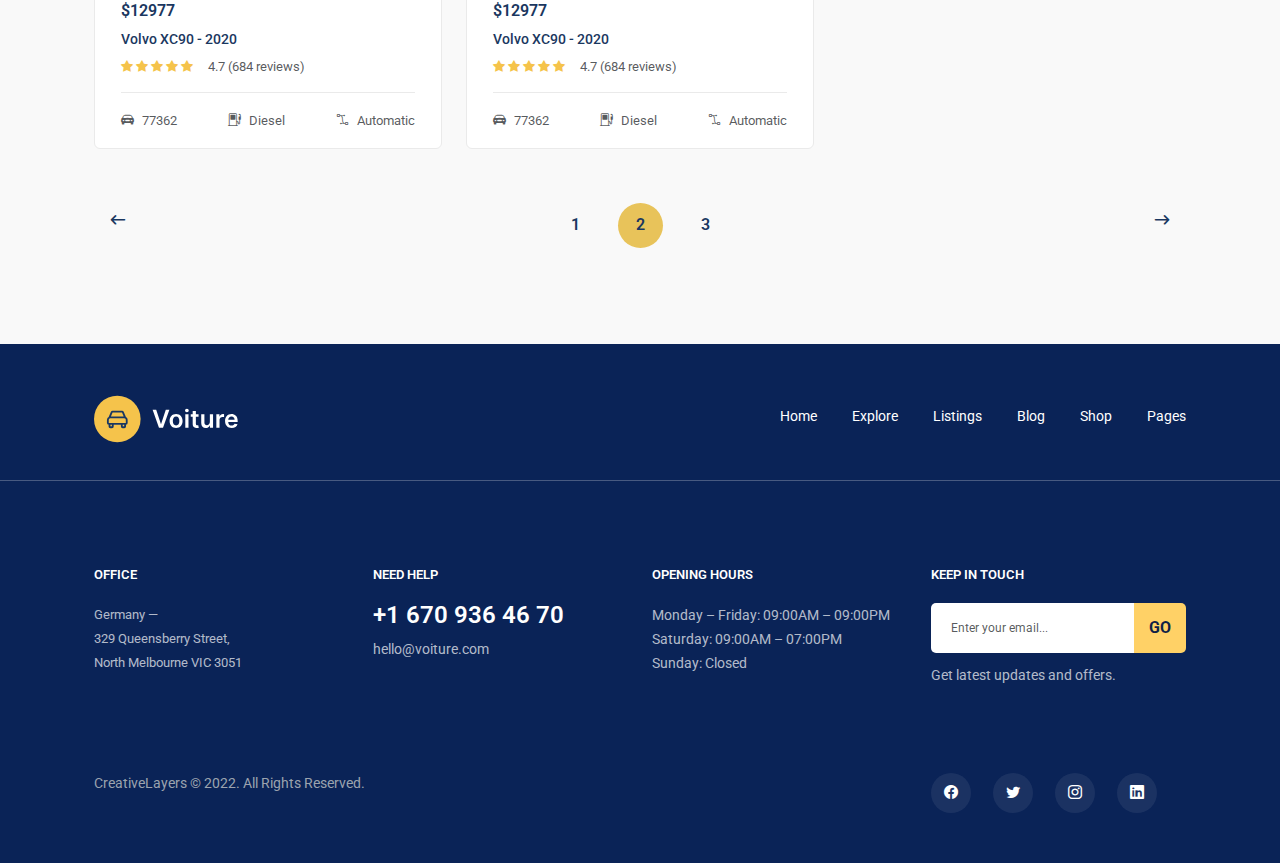
<file: listing-page/listing-page.html>
<!DOCTYPE html>
<html lang="en">

<head>
    <meta charset="UTF-8">
    <meta name="viewport" content="width=device-width, initial-scale=1.0">
    <meta name="description"
        content="Find your perfect car at unbeatable prices! Browse a wide selection of new and used cars, trucks, and SUVs with detailed listings, expert reviews, and financing options. Shop now and drive away in your dream vehicle today.">

    <link rel="stylesheet" href="../asset/css/menu.css">
    <link rel="stylesheet" href="../asset/css/style.css">
    <link rel="stylesheet" href="../asset/css/footer.css">
    <link rel="stylesheet" href="./car-listing-page.css">

    <!-- bootstrap -->
    <link href="https://cdn.jsdelivr.net/npm/bootstrap-icons@1.11.3/font/bootstrap-icons.min.css" rel="stylesheet">
    <link href="https://cdn.jsdelivr.net/npm/bootstrap@5.3.3/dist/css/bootstrap.min.css" rel="stylesheet"
        integrity="sha384-QWTKZyjpPEjISv5WaRU9OFeRpok6YctnYmDr5pNlyT2bRjXh0JMhjY6hW+ALEwIH" crossorigin="anonymous">

    <title>listing page</title>
</head>

<body>
    <!-- header -->
    <header class="header position-relative">
        <div class="header_top">
            <div class="container">
                <div class="row">
                    <div class="col-lg-8 col-xl-7">
                        <div class="header_top_contact_opening_widget text-center text-md-start">
                            <ul class="mb-0">
                                <li class="list-inline-item">
                                    <a href="#">
                                        <i class="bi bi-telephone"></i>
                                        1-800-458-56987
                                    </a>
                                </li>
                                <li class="list-inline-item">
                                    <a href="#">
                                        <i class="bi bi-map"></i>
                                        47 Bakery Street, London, UK
                                    </a>
                                </li>
                                <li class="list-inline-item">
                                    <a href="#">
                                        <i class="bi bi-clock"></i>
                                        Mon - Fri 8:00 - 18:00
                                    </a>
                                </li>
                            </ul>
                        </div>
                    </div>
                    <div class="col-lg-4 col-xl-5">
                        <div class="header_top_social_widgets text-center text-md-end">
                            <ul class="m-0 d-flex justify-content-end social-item">
                                <li class="list-inline-item">
                                    <a href="#">
                                        <i class="bi bi-facebook"></i>
                                    </a>
                                </li>
                                <li class="list-inline-item">
                                    <a href="#">
                                        <i class="bi bi-twitter-x"></i>
                                    </a>
                                </li>
                                <li class="list-inline-item">
                                    <a href="#">
                                        <i class="bi bi-instagram"></i>
                                    </a>
                                </li>
                                <li class="list-inline-item">
                                    <a href="#">
                                        <i class="bi bi-linkedin"></i>
                                    </a>
                                </li>
                                <li class="list-inline-item">
                                    <a href="#" class="login">Login</a>
                                </li>
                                <li class="list-inline-item ">
                                    <a href="#" class="register">Register</a>
                                </li>
                            </ul>
                        </div>
                    </div>
                </div>
            </div>
        </div>

        <!-- respnsove navbar with bootstrap -->
        <nav class="navbar navbar-expand-lg p-0">
            <div class="container-lg">
                <!-- Navbar Brand -->
                <a href="../index.html" class="navbar-brand">
                    <img class="logo" src="../asset/img/header-logo.svg" alt="header-logo2.svg">
                </a>

                <!-- Menu Toggle Button for Mobile -->
                <button class="navbar-toggler" type="button" data-bs-toggle="collapse"
                    data-bs-target="#navbarResponsive" aria-controls="navbarResponsive" aria-expanded="false"
                    aria-label="Toggle navigation">
                    <span class="navbar-toggler-icon"></span>
                </button>

                <!-- Responsive Menu Structure -->
                <div class="collapse navbar-collapse" id="navbarResponsive">
                    <ul class="navbar-nav menu-list ms-auto mb-2 mb-lg-0">
                        <li class="nav-item">
                            <a class="nav-link p-0" href="../index.html">
                                <span class="title">Home</span>
                            </a>
                        </li>

                        <li class="nav-item">
                            <a class="nav-link p-0" href="../listing-page/listing-page.html">
                                <span class="title">Listing</span>
                            </a>
                        </li>
                        <li class="nav-item">
                            <a class="nav-link p-0" href="../contact-page/contact-page.html">
                                <span class="title">Contact</span>
                            </a>
                        </li>
                        <li class="nav-item">
                            <a class="nav-link p-0" href="../about-page/about-us.html">
                                <span class="title">About</span>
                            </a>
                        </li>
                        <li class="nav-item border-0">
                            <a class="nav-link p-0" href="../terms-and-condition-page/terms-and-condition.html">
                                <span class="title">Terms-and-condition</span>
                            </a>
                        </li>
                        <li class="add_listing">
                            <a class="" href="">+ Add Listing</a>
                        </li>
                        <li class="nav-item sidebar_panel">
                            <a class="sidebar_switch pt-0" href="#">
                                <img class="sidebar_panel-icon" src="../asset/img/info.png" alt="communicate-icon">
                            </a>
                        </li>
                    </ul>
                </div>
            </div>
        </nav>

        <!-- ride side sidebar after click info btn  -->
        <div class="listing_sidebar">
            <div class="siderbar_left_home pt20 active">
                <a class="sidebar_switch sidebar_close_btn float-end" href="#">X</a>
                <div class="sidebar-content mt-100">
                    <h3 class="title">Quick contact info</h3>
                    <p>Lorem ipsum dolor sit amet, consectetuer adipiscing elit. Aenean commodo ligula eget dolor.
                        Aenean
                        massa.
                        Cum sociis Theme natoque penatibus et magnis dis parturient montes, nascetur.</p>
                </div>
                <div class="sidebar-content">
                    <h5 class="title">CONTACT</h5>
                    <div class="sidebar-phone">+1 670 936 46 70</div>
                    <p>hello@voiture.com</p>
                </div>
                <div class="sidebar-content">
                    <h5 class="title">OFFICE</h5>
                    <p>Germany —<br>329 Queensberry Street,<br>North Melbourne VIC 3051</p>
                </div>
                <div class="sidebar-content">
                    <h5 class="title">OPENING HOURS</h5>
                    <p>Monday – Friday: 09:00AM – 09:00PM<br>Saturday: 09:00AM – 07:00PM<br>Sunday: Closed</p>
                </div>
            </div>
        </div>

    </header>

    <!-- filter -->
    <section class="car-search">
        <div class="text-center w-100 car-search-content">
            <div class="row w-100 justify-content-center p-0 m-0">
                <div class="col-lg-10">
                    <form>
                        <div class="row g-3 d-flex align-items-center justify-content-center mt-0">
                            <div class="col-xl-2 col-sm-6">
                                <div class="select-boxes">
                                    <label for="status" class="visually-hidden">Status</label>
                                    <select id="status" class="form-select" aria-label="Car status selection">
                                        <option>All Status</option>
                                        <option>New</option>
                                        <option>Used</option>
                                    </select>
                                </div>
                            </div>
                            <div class="col-xl-2 col-sm-6">
                                <div class="select-boxes">
                                    <label for="make" class="visually-hidden">Make</label>
                                    <select id="make" class="form-select" aria-label="Car make selection">
                                        <option>Select Makes</option>
                                        <option>Audi</option>
                                        <option>Bentley</option>
                                        <option>BMW</option>
                                        <option>Ford</option>
                                        <option>Honda</option>
                                        <option>Mercedes</option>
                                    </select>
                                </div>
                            </div>
                            <div class="col-xl-2 col-sm-6">
                                <div class="select-boxes">
                                    <label for="model" class="visually-hidden">Model</label>
                                    <select id="model" class="form-select" aria-label="Car model selection">
                                        <option>Select Models</option>
                                        <option>A3 Sportback</option>
                                        <option>A4</option>
                                        <option>A6</option>
                                        <option>Q5</option>
                                    </select>
                                </div>
                            </div>
                            <div class="col-xl-2 col-sm-6">
                                <div class="select-boxes">
                                    <label for="price" class="visually-hidden">Price</label>
                                    <select id="price" class="form-select" aria-label="Car price selection">
                                        <option>All Price</option>
                                        <option>No max Price</option>
                                        <option>$2,000</option>
                                        <option>$5,000</option>
                                        <option>$10,000</option>
                                        <option>$15,000</option>
                                    </select>
                                </div>
                            </div>

                            <div class="col-xl-2 col-sm-6 d-flex align-items-start">
                                <button type="submit" class="btn-search bg-warning" aria-label="Search for cars">
                                    <i class="bi bi-search"></i> Search
                                </button>
                            </div>
                        </div>
                    </form>
                </div>
            </div>
        </div>
    </section>

    <!-- page-breakcrumb -->
    <section class="inner-page-breadcrumb">
        <div class="container">
            <div class="row">
                <div class="col-xl-12">
                    <div class="breadcrumb-content d-flex flex-wrap align-items-center justify-content-between w-100">
                        <div class="breadcrumb-title-list">
                            <h2 class="breadcrumb-title">Used Vehicles For Sale</h2>
                            <p class="subtitle">Listings</p>
                        </div>
                        <ol class="breadcrumb fn-sm mt15-sm">
                            <li class="breadcrumb-item"><a href="#">Home</a></li>
                            <li class="breadcrumb-item active" aria-current="page">Cars for Sale</li>
                        </ol>
                    </div>
                </div>
            </div>
        </div>
    </section>

    <!-- car-listing -->
    <section class="car-listing">
        <div class="container">
            <div class="listing-filter-row row py-4">
                <div class="col-lg-4">
                    <div class="page-control-shorting">
                        <p>We found <span class="found-cars">4733</span> Cars available for you</p>
                    </div>
                </div>
                <div class="col-lg-8">
                    <div class="page-control-shorting right-area  text-lg-end">
                        <ul class="ps-0">
                            <li class="list-inline-item short-by-text">Sort by:</li>
                            <li class="list-inline-item listwo">

                                <div class="select-boxes">
                                    <label for="model" class="visually-hidden">Model</label>
                                    <select id="model" class="form-select" aria-label="Car model selection">
                                        <option>Date: newest First</option>
                                        <option>Most Recent</option>
                                        <option>Recent</option>
                                        <option>Best Selling</option>
                                        <option>Old Review</option>
                                    </select>
                                </div>

                            </li>
                            <li class="list-inline-item list-gird">
                                <a href="#">
                                    <i class="bi bi-grid-fill"></i>
                                </a>
                            </li>
                            <li class="list-inline-item list-list">
                                <a href="#">
                                    <i class="bi bi-list-ul"></i>
                                </a>
                            </li>
                        </ul>
                    </div>
                </div>
            </div>


            <div class="row">
                <!-- Card 1 -->
                <div class="col-lg-4 col-xxl-3 col-md-6">
                    <a href="../details-page/details-page.html">
                        <div class="card feature-listing-card">
                            <div class="card-img-wrapper position-relative">
                                <img src="../asset/img/car-5.webp" loading="lazy" class="card-img-top"
                                    alt="Nissan Qasqai - Sky Pack">

                                <a href="../compare-page/compare.html" class="compare-button">
                                    compare
                                </a>
                            </div>
                            <div class="card-body">
                                <p class="car-price">$12977</p>
                                <p class="car-model-name">Volvo XC90 - 2020</p>
                                <div class="mb-2 d-flex align-items-center review-and-rating">
                                    <div class="star">
                                        <i class="bi bi-star-fill"></i>
                                        <i class="bi bi-star-fill"></i>
                                        <i class="bi bi-star-fill"></i>
                                        <i class="bi bi-star-fill"></i>
                                        <i class="bi bi-star-fill"></i>
                                    </div>
                                    <small class="text-muted">4.7 (684 reviews)</small>
                                </div>
                                <div class="car-details d-flex justify-content-between">
                                    <small class="text-muted"><i class="bi bi-car-front-fill"></i>
                                        77362
                                    </small>
                                    <small class="text-muted">
                                        <i class="bi bi-fuel-pump"></i> Diesel</small>
                                    <small class="text-muted">
                                        <i class="bi bi-bezier2"></i>
                                        Automatic
                                    </small>
                                </div>
                            </div>
                        </div>
                    </a>
                </div>

                <!-- Card 2 -->
                <div class="col-lg-4 col-xxl-3 col-md-6">
                    <a href="../details-page/details-page.html">
                        <div class="card feature-listing-card">
                            <div class="card-img-wrapper position-relative">
                                <img src="../asset/img/car-5.webp" loading="lazy" class="card-img-top"
                                    alt="Nissan Qasqai - Sky Pack">

                                <a href="../compare-page/compare.html" class="compare-button">
                                    compare
                                </a>
                            </div>
                            <div class="card-body">
                                <p class="car-price">$12977</p>
                                <p class="car-model-name">Volvo XC90 - 2020</p>
                                <div class="mb-2 d-flex align-items-center review-and-rating">
                                    <div class="star">
                                        <i class="bi bi-star-fill"></i>
                                        <i class="bi bi-star-fill"></i>
                                        <i class="bi bi-star-fill"></i>
                                        <i class="bi bi-star-fill"></i>
                                        <i class="bi bi-star-fill"></i>
                                    </div>
                                    <small class="text-muted">4.7 (684 reviews)</small>
                                </div>
                                <div class="car-details d-flex justify-content-between">
                                    <small class="text-muted"><i class="bi bi-car-front-fill"></i>
                                        77362
                                    </small>
                                    <small class="text-muted">
                                        <i class="bi bi-fuel-pump"></i> Diesel</small>
                                    <small class="text-muted">
                                        <i class="bi bi-bezier2"></i>
                                        Automatic
                                    </small>
                                </div>
                            </div>
                        </div>
                    </a>
                </div>

                <!-- Card 3 -->
                <div class="col-lg-4 col-xxl-3 col-md-6">
                    <a href="../details-page/details-page.html">
                        <div class="card feature-listing-card">
                            <div class="card-img-wrapper position-relative">
                                <img src="../asset/img/o-card-4.webp" loading="lazy" class="card-img-top"
                                    alt="Nissan Qasqai - Sky Pack">

                                <a href="../compare-page/compare.html" class="compare-button">
                                    compare
                                </a>
                            </div>
                            <div class="card-body">
                                <p class="car-price">$12977</p>
                                <p class="car-model-name">Volvo XC90 - 2020</p>
                                <div class="mb-2 d-flex align-items-center review-and-rating">
                                    <div class="star">
                                        <i class="bi bi-star-fill"></i>
                                        <i class="bi bi-star-fill"></i>
                                        <i class="bi bi-star-fill"></i>
                                        <i class="bi bi-star-fill"></i>
                                        <i class="bi bi-star-fill"></i>
                                    </div>
                                    <small class="text-muted">4.7 (684 reviews)</small>
                                </div>
                                <div class="car-details d-flex justify-content-between">
                                    <small class="text-muted"><i class="bi bi-car-front-fill"></i>
                                        77362
                                    </small>
                                    <small class="text-muted">
                                        <i class="bi bi-fuel-pump"></i> Diesel</small>
                                    <small class="text-muted">
                                        <i class="bi bi-bezier2"></i>
                                        Automatic
                                    </small>
                                </div>
                            </div>
                        </div>
                    </a>
                </div>

                <!-- Card 4 -->
                <div class="col-lg-4 col-xxl-3 col-md-6">
                    <a href="../details-page/details-page.html">
                        <div class="card feature-listing-card">
                            <div class="card-img-wrapper position-relative">
                                <img src="../asset/img/car-1.webp" loading="lazy" class="card-img-top"
                                    alt="Nissan Qasqai - Sky Pack">

                                <a href="../compare-page/compare.html" class="compare-button">
                                    compare
                                </a>
                            </div>
                            <div class="card-body">
                                <p class="car-price">$12977</p>
                                <p class="car-model-name">Volvo XC90 - 2020</p>
                                <div class="mb-2 d-flex align-items-center review-and-rating">
                                    <div class="star">
                                        <i class="bi bi-star-fill"></i>
                                        <i class="bi bi-star-fill"></i>
                                        <i class="bi bi-star-fill"></i>
                                        <i class="bi bi-star-fill"></i>
                                        <i class="bi bi-star-fill"></i>
                                    </div>
                                    <small class="text-muted">4.7 (684 reviews)</small>
                                </div>
                                <div class="car-details d-flex justify-content-between">
                                    <small class="text-muted"><i class="bi bi-car-front-fill"></i>
                                        77362
                                    </small>
                                    <small class="text-muted">
                                        <i class="bi bi-fuel-pump"></i> Diesel</small>
                                    <small class="text-muted">
                                        <i class="bi bi-bezier2"></i>
                                        Automatic
                                    </small>
                                </div>
                            </div>
                        </div>
                    </a>
                </div>


                <!-- Card 1 -->
                <div class="col-lg-4 col-xxl-3 col-md-6">
                    <a href="../details-page/details-page.html">
                        <div class="card feature-listing-card">
                            <div class="card-img-wrapper position-relative">
                                <img src="../asset/img/car-5.webp" loading="lazy" class="card-img-top"
                                    alt="Nissan Qasqai - Sky Pack">

                                <a href="../compare-page/compare.html" class="compare-button">
                                    compare
                                </a>
                            </div>
                            <div class="card-body">
                                <p class="car-price">$12977</p>
                                <p class="car-model-name">Volvo XC90 - 2020</p>
                                <div class="mb-2 d-flex align-items-center review-and-rating">
                                    <div class="star">
                                        <i class="bi bi-star-fill"></i>
                                        <i class="bi bi-star-fill"></i>
                                        <i class="bi bi-star-fill"></i>
                                        <i class="bi bi-star-fill"></i>
                                        <i class="bi bi-star-fill"></i>
                                    </div>
                                    <small class="text-muted">4.7 (684 reviews)</small>
                                </div>
                                <div class="car-details d-flex justify-content-between">
                                    <small class="text-muted"><i class="bi bi-car-front-fill"></i>
                                        77362
                                    </small>
                                    <small class="text-muted">
                                        <i class="bi bi-fuel-pump"></i> Diesel</small>
                                    <small class="text-muted">
                                        <i class="bi bi-bezier2"></i>
                                        Automatic
                                    </small>
                                </div>
                            </div>
                        </div>
                    </a>
                </div>

                <!-- Card 2 -->
                <div class="col-lg-4 col-xxl-3 col-md-6">
                    <a href="../details-page/details-page.html">
                        <div class="card feature-listing-card">
                            <div class="card-img-wrapper position-relative">
                                <img src="../asset/img/car-2.webp" loading="lazy" class="card-img-top"
                                    alt="Nissan Qasqai - Sky Pack">

                                <a href="../compare-page/compare.html" class="compare-button">
                                    compare
                                </a>
                            </div>
                            <div class="card-body">
                                <p class="car-price">$12977</p>
                                <p class="car-model-name">Volvo XC90 - 2020</p>
                                <div class="mb-2 d-flex align-items-center review-and-rating">
                                    <div class="star">
                                        <i class="bi bi-star-fill"></i>
                                        <i class="bi bi-star-fill"></i>
                                        <i class="bi bi-star-fill"></i>
                                        <i class="bi bi-star-fill"></i>
                                        <i class="bi bi-star-fill"></i>
                                    </div>
                                    <small class="text-muted">4.7 (684 reviews)</small>
                                </div>
                                <div class="car-details d-flex justify-content-between">
                                    <small class="text-muted"><i class="bi bi-car-front-fill"></i>
                                        77362
                                    </small>
                                    <small class="text-muted">
                                        <i class="bi bi-fuel-pump"></i> Diesel</small>
                                    <small class="text-muted">
                                        <i class="bi bi-bezier2"></i>
                                        Automatic
                                    </small>
                                </div>
                            </div>
                        </div>
                    </a>
                </div>

                <!-- Card 3 -->
                <div class="col-lg-4 col-xxl-3 col-md-6">
                    <a href="../details-page/details-page.html">
                        <div class="card feature-listing-card">
                            <div class="card-img-wrapper position-relative">
                                <img src="../asset/img/car-1.webp" loading="lazy" class="card-img-top"
                                    alt="Nissan Qasqai - Sky Pack">

                                <a href="../compare-page/compare.html" class="compare-button">
                                    compare
                                </a>
                            </div>
                            <div class="card-body">
                                <p class="car-price">$12977</p>
                                <p class="car-model-name">Volvo XC90 - 2020</p>
                                <div class="mb-2 d-flex align-items-center review-and-rating">
                                    <div class="star">
                                        <i class="bi bi-star-fill"></i>
                                        <i class="bi bi-star-fill"></i>
                                        <i class="bi bi-star-fill"></i>
                                        <i class="bi bi-star-fill"></i>
                                        <i class="bi bi-star-fill"></i>
                                    </div>
                                    <small class="text-muted">4.7 (684 reviews)</small>
                                </div>
                                <div class="car-details d-flex justify-content-between">
                                    <small class="text-muted"><i class="bi bi-car-front-fill"></i>
                                        77362
                                    </small>
                                    <small class="text-muted">
                                        <i class="bi bi-fuel-pump"></i> Diesel</small>
                                    <small class="text-muted">
                                        <i class="bi bi-bezier2"></i>
                                        Automatic
                                    </small>
                                </div>
                            </div>
                        </div>
                    </a>
                </div>

                <!-- Card 4 -->
                <div class="col-lg-4 col-xxl-3 col-md-6">
                    <a href="../details-page/details-page.html">
                        <div class="card feature-listing-card">
                            <div class="card-img-wrapper position-relative">
                                <img src="../asset/img/car-4.webp" loading="lazy" class="card-img-top"
                                    alt="Nissan Qasqai - Sky Pack">

                                <a href="../compare-page/compare.html" class="compare-button">
                                    compare
                                </a>
                            </div>
                            <div class="card-body">
                                <p class="car-price">$12977</p>
                                <p class="car-model-name">Volvo XC90 - 2020</p>
                                <div class="mb-2 d-flex align-items-center review-and-rating">
                                    <div class="star">
                                        <i class="bi bi-star-fill"></i>
                                        <i class="bi bi-star-fill"></i>
                                        <i class="bi bi-star-fill"></i>
                                        <i class="bi bi-star-fill"></i>
                                        <i class="bi bi-star-fill"></i>
                                    </div>
                                    <small class="text-muted">4.7 (684 reviews)</small>
                                </div>
                                <div class="car-details d-flex justify-content-between">
                                    <small class="text-muted"><i class="bi bi-car-front-fill"></i>
                                        77362
                                    </small>
                                    <small class="text-muted">
                                        <i class="bi bi-fuel-pump"></i> Diesel</small>
                                    <small class="text-muted">
                                        <i class="bi bi-bezier2"></i>
                                        Automatic
                                    </small>
                                </div>
                            </div>
                        </div>
                    </a>
                </div>
            </div>




            <nav aria-label="car-listing-pagination"
                class="w-100 d-flex align-items-center justify-content-center px-3 pb-5 mt-2">
                <ul class="pagination justify-content-between w-100 pb-5 pt-3">
                    <li class="page-item disabled">
                        <a class="page-link prev-page-icon">
                            <i class="bi bi-arrow-left"></i>
                        </a>
                    </li>
                    <div class="d-flex align-items-center justify-content-center page-number-list">
                        <li class="page-item"><a class="page-link" href="#">1</a></li>
                        <li class="page-item active" aria-current="page">
                            <a class="page-link" href="#">2</a>
                        </li>
                        <li class="page-item"><a class="page-link" href="#">3</a></li>
                    </div>
                    <li class="page-item">
                        <a class="page-link next-page-icon" href="#">
                            <i class="bi bi-arrow-right"></i>
                        </a>
                    </li>
                </ul>
            </nav>

        </div>
    </section>


    <!-- footer  -->
    <footer class="footer">
        <div class="container footer-nav-container">
            <div class="row">
                <div class="col-md-4 col-xl-7">
                    <div class="footer-about-widget text-start">
                        <div class="logo mb40 mb0-sm">
                            <img src="../asset/img/footer-logo.svg" alt="header-logo.png">
                        </div>
                    </div>
                </div>
                <div class="footer-nav-col col-md-8 col-xl-5">
                    <div class="footer-menu-widget text-end text-md-end w-100">
                        <ul class="w-100 flex-wrap text-start">
                            <li class="list-inline-item"><a href="#">Home</a></li>
                            <li class="list-inline-item"><a href="#">Explore</a></li>
                            <li class="list-inline-item"><a href="#">Listings</a></li>
                            <li class="list-inline-item"><a href="#">Blog</a></li>
                            <li class="list-inline-item"><a href="#">Shop</a></li>
                            <li class="list-inline-item"><a href="#">Pages</a></li>
                        </ul>
                    </div>
                </div>
            </div>
        </div>
        <hr>
        <div class="container footer-main-content-container">
            <div class="row">
                <div class="col-md-6 col-lg-3 col-xl-3">
                    <div class="footer-about-widget">
                        <h6 class="title">OFFICE</h6>
                        <p>Germany —<br>329 Queensberry Street,<br>North Melbourne VIC 3051</p>
                    </div>
                </div>
                <div class="col-sm-6 col-md-4 col-lg-3 col-xl-3">
                    <div class="footer-contact-widget">
                        <h6 class="title">NEED HELP</h6>
                        <div class="footer-phone">+1 670 936 46 70</div>
                        <p>hello@voiture.com</p>
                    </div>
                </div>
                <div class="col-md-6 col-lg-3 col-xl-3">
                    <div class="footer-contact-widget">
                        <h5 class="title">OPENING HOURS</h5>
                        <p>Monday – Friday: 09:00AM – 09:00PM<br>Saturday: 09:00AM – 07:00PM<br>Sunday: Closed</p>
                    </div>
                </div>
                <div class="col-md-6 col-lg-3 col-xl-3">
                    <div class="footer-contact-widget w-100">
                        <h6 class="title">KEEP IN TOUCH</h6>
                        <form class="footer-mailchimp-form w-100">
                            <div class="wrapper w-100">
                                <div class="col-auto d-flex align-items-center w-100">
                                    <input type="email" class="form-control " placeholder="Enter your email...">
                                    <button type="submit" class="h-100">GO</button>
                                </div>
                            </div>
                        </form>
                        <p>Get latest updates and offers.</p>
                    </div>
                </div>
            </div>
        </div>
        <div class="container">
            <div class="row">
                <div class="copyright-col col-md-6 col-lg-8 col-xl-9">
                    <div class="copyright-widget mt5 text-start mb20-sm">
                        <p>CreativeLayers © 2022. All Rights Reserved.</p>
                    </div>
                </div>
                <div class="social-col col-md-6 col-lg-4 col-xl-3">
                    <div class="footer-social-widget text-start text-md-end">
                        <ul class="mb-0 list-inline" aria-label="Social Media Links">
                            <li class="list-inline-item">
                                <a href="https://www.facebook.com/yourpage" aria-label="Visit us on Facebook"
                                    rel="noopener noreferrer" target="_blank">
                                    <i class="bi bi-facebook" aria-hidden="true"></i>
                                </a>
                            </li>
                            <li class="list-inline-item">
                                <a href="https://www.twitter.com/yourprofile" aria-label="Follow us on Twitter"
                                    rel="noopener noreferrer" target="_blank">
                                    <i class="bi bi-twitter" aria-hidden="true"></i>
                                </a>
                            </li>
                            <li class="list-inline-item">
                                <a href="https://www.instagram.com/yourhandle" aria-label="Check out our Instagram"
                                    rel="noopener noreferrer" target="_blank">
                                    <i class="bi bi-instagram" aria-hidden="true"></i>
                                </a>
                            </li>
                            <li class="list-inline-item">
                                <a href="https://www.linkedin.com/in/yourprofile"
                                    aria-label="Connect with us on LinkedIn" rel="noopener noreferrer" target="_blank">
                                    <i class="bi bi-linkedin" aria-hidden="true"></i>
                                </a>
                            </li>
                        </ul>
                    </div>
                </div>
            </div>
        </div>
    </footer>

    <script src="https://code.jquery.com/jquery-3.7.1.min.js"
        integrity="sha256-/JqT3SQfawRcv/BIHPThkBvs0OEvtFFmqPF/lYI/Cxo=" crossorigin="anonymous">
        </script>
    <script src="../asset/js/navbar.js"></script>
    <script src="https://cdn.jsdelivr.net/npm/bootstrap@5.3.3/dist/js/bootstrap.bundle.min.js"
        integrity="sha384-YvpcrYf0tY3lHB60NNkmXc5s9fDVZLESaAA55NDzOxhy9GkcIdslK1eN7N6jIeHz" crossorigin="anonymous">
        </script>

</body>

</html>
</file>
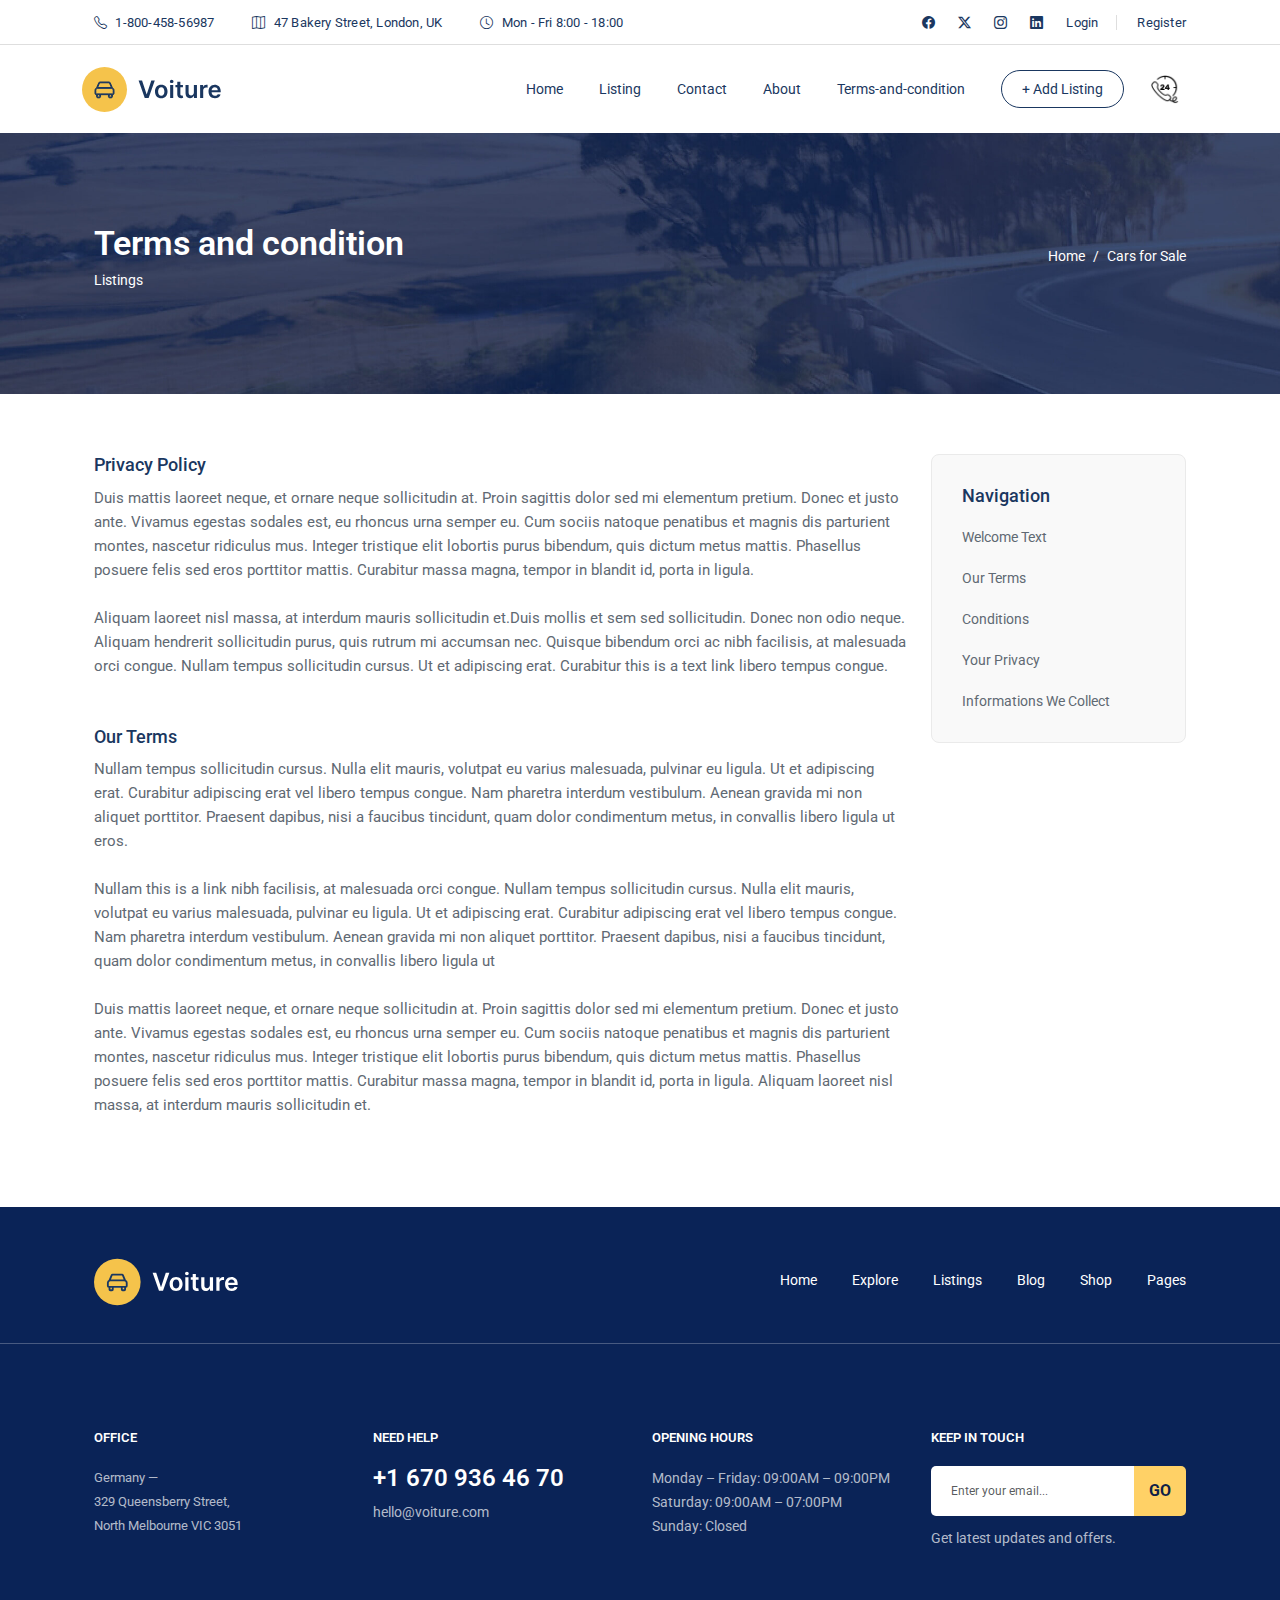
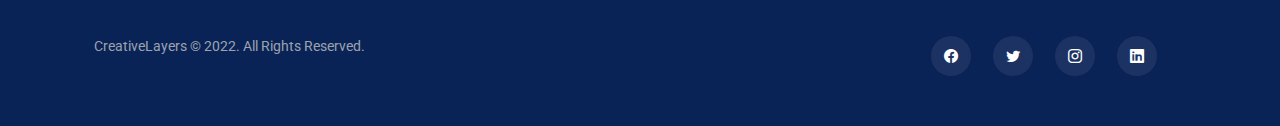
<file: terms-and-condition-page/terms-and-condition.html>
<!DOCTYPE html>
<html lang="en">

<head>
    <meta charset="UTF-8">
    <meta name="viewport" content="width=device-width, initial-scale=1.0">
    <title>terms-and-condition</title>
    <!-- mandotory css -->
    <link rel="stylesheet" href="../asset/css/menu.css">
    <link rel="stylesheet" href="../asset/css/style.css">
    <link rel="stylesheet" href="../asset/css/footer.css">
    <link rel="stylesheet" href="./terms-and-condition.css">

    <!-- bootstrap -->
    <link href="https://cdn.jsdelivr.net/npm/bootstrap-icons@1.11.3/font/bootstrap-icons.min.css" rel="stylesheet">
    <link href="https://cdn.jsdelivr.net/npm/bootstrap@5.3.3/dist/css/bootstrap.min.css" rel="stylesheet"
        integrity="sha384-QWTKZyjpPEjISv5WaRU9OFeRpok6YctnYmDr5pNlyT2bRjXh0JMhjY6hW+ALEwIH" crossorigin="anonymous">


</head>

<body>
    <!-- header -->
    <header class="header position-relative">
        <div class="header_top">
            <div class="container">
                <div class="row">
                    <div class="col-lg-8 col-xl-7">
                        <div class="header_top_contact_opening_widget text-center text-md-start">
                            <ul class="mb-0">
                                <li class="list-inline-item">
                                    <a href="#">
                                        <i class="bi bi-telephone"></i>
                                        1-800-458-56987
                                    </a>
                                </li>
                                <li class="list-inline-item">
                                    <a href="#">
                                        <i class="bi bi-map"></i>
                                        47 Bakery Street, London, UK
                                    </a>
                                </li>
                                <li class="list-inline-item">
                                    <a href="#">
                                        <i class="bi bi-clock"></i>
                                        Mon - Fri 8:00 - 18:00
                                    </a>
                                </li>
                            </ul>
                        </div>
                    </div>
                    <div class="col-lg-4 col-xl-5">
                        <div class="header_top_social_widgets text-center text-md-end">
                            <ul class="m-0 d-flex justify-content-end social-item">
                                <li class="list-inline-item">
                                    <a href="#">
                                        <i class="bi bi-facebook"></i>
                                    </a>
                                </li>
                                <li class="list-inline-item">
                                    <a href="#">
                                        <i class="bi bi-twitter-x"></i>
                                    </a>
                                </li>
                                <li class="list-inline-item">
                                    <a href="#">
                                        <i class="bi bi-instagram"></i>
                                    </a>
                                </li>
                                <li class="list-inline-item">
                                    <a href="#">
                                        <i class="bi bi-linkedin"></i>
                                    </a>
                                </li>
                                <li class="list-inline-item">
                                    <a href="#" class="login">Login</a>
                                </li>
                                <li class="list-inline-item ">
                                    <a href="#" class="register">Register</a>
                                </li>
                            </ul>
                        </div>
                    </div>
                </div>
            </div>
        </div>

        <!-- respnsove navbar with bootstrap -->
        <nav class="navbar navbar-expand-lg p-0">
            <div class="container-lg">
                <!-- Navbar Brand -->
                <a href="../index.html" class="navbar-brand">
                    <img class="logo" src="../asset/img/header-logo.svg" alt="header-logo2.svg">
                </a>

                <!-- Menu Toggle Button for Mobile -->
                <button class="navbar-toggler" type="button" data-bs-toggle="collapse"
                    data-bs-target="#navbarResponsive" aria-controls="navbarResponsive" aria-expanded="false"
                    aria-label="Toggle navigation">
                    <span class="navbar-toggler-icon"></span>
                </button>

                <!-- Responsive Menu Structure -->
                <div class="collapse navbar-collapse" id="navbarResponsive">
                    <ul class="navbar-nav menu-list ms-auto mb-2 mb-lg-0">
                        <li class="nav-item">
                            <a class="nav-link p-0" href="../index.html">
                                <span class="title">Home</span>
                            </a>
                        </li>

                        <li class="nav-item">
                            <a class="nav-link p-0" href="../listing-page/listing-page.html">
                                <span class="title">Listing</span>
                            </a>
                        </li>
                        <li class="nav-item">
                            <a class="nav-link p-0" href="../contact-page/contact-page.html">
                                <span class="title">Contact</span>
                            </a>
                        </li>
                        <li class="nav-item">
                            <a class="nav-link p-0" href="../about-page/about-us.html">
                                <span class="title">About</span>
                            </a>
                        </li>
                        <li class="nav-item border-0">
                            <a class="nav-link p-0" href="../terms-and-condition-page/terms-and-condition.html">
                                <span class="title">Terms-and-condition</span>
                            </a>
                        </li>
                        <li class="add_listing">
                            <a class="" href="">+ Add Listing</a>
                        </li>
                        <li class="nav-item sidebar_panel">
                            <a class="sidebar_switch pt-0" href="#">
                                <img class="sidebar_panel-icon" src="../asset/img/info.png" alt="communicate-icon">
                            </a>
                        </li>
                    </ul>
                </div>
            </div>
        </nav>

        <!-- ride side sidebar after click info btn  -->
        <div class="listing_sidebar">
            <div class="siderbar_left_home pt20 active">
                <a class="sidebar_switch sidebar_close_btn float-end" href="#">X</a>
                <div class="sidebar-content mt-100">
                    <h3 class="title">Quick contact info</h3>
                    <p>Lorem ipsum dolor sit amet, consectetuer adipiscing elit. Aenean commodo ligula eget dolor.
                        Aenean massa.
                        Cum sociis Theme natoque penatibus et magnis dis parturient montes, nascetur.</p>
                </div>
                <div class="sidebar-content">
                    <h5 class="title">CONTACT</h5>
                    <div class="sidebar-phone">+1 670 936 46 70</div>
                    <p>hello@voiture.com</p>
                </div>
                <div class="sidebar-content">
                    <h5 class="title">OFFICE</h5>
                    <p>Germany —<br>329 Queensberry Street,<br>North Melbourne VIC 3051</p>
                </div>
                <div class="sidebar-content">
                    <h5 class="title">OPENING HOURS</h5>
                    <p>Monday – Friday: 09:00AM – 09:00PM<br>Saturday: 09:00AM – 07:00PM<br>Sunday: Closed</p>
                </div>
            </div>
        </div>

    </header>


    <!-- page-breakcrumb -->
    <section class="inner-page-breadcrumb">
        <div class="container">
            <div class="row">
                <div class="col-xl-12">
                    <div class="breadcrumb-content d-flex flex-wrap align-items-center justify-content-between w-100">
                        <div class="breadcrumb-title-list">
                            <h2 class="breadcrumb-title">Terms and condition</h2>
                            <p class="subtitle">Listings</p>
                        </div>
                        <ol class="breadcrumb fn-sm mt15-sm">
                            <li class="breadcrumb-item"><a href="#">Home</a></li>
                            <li class="breadcrumb-item active" aria-current="page">Cars for Sale</li>
                        </ol>
                    </div>
                </div>
            </div>
        </div>
    </section>


    <!-- terms and condition  -->
    <section class="our-terms">
        <div class="container">
            <div class="row">
                <div class="col-md-8 col-xl-9">
                    <div class="terms-condition-grid">
                        <div class="grids">
                            <h4 class="title">Privacy Policy</h4>
                            <p class="mb-4">Duis mattis laoreet neque, et ornare neque sollicitudin at. Proin sagittis
                                dolor
                                sed mi elementum pretium. Donec et justo ante. Vivamus egestas sodales est, eu rhoncus
                                urna
                                semper eu. Cum sociis natoque penatibus et magnis dis parturient montes, nascetur
                                ridiculus
                                mus. Integer tristique elit lobortis purus bibendum, quis dictum metus mattis. Phasellus
                                posuere felis sed eros porttitor mattis. Curabitur massa magna, tempor in blandit id,
                                porta
                                in ligula.</p>
                            <p class="mb-0">Aliquam laoreet nisl massa, at interdum mauris sollicitudin et.Duis mollis
                                et sem
                                sed sollicitudin. Donec non odio neque. Aliquam hendrerit sollicitudin purus, quis
                                rutrum mi
                                accumsan nec. Quisque bibendum orci ac nibh facilisis, at malesuada orci congue. Nullam
                                tempus sollicitudin cursus. Ut et adipiscing erat. Curabitur this is a text link libero
                                tempus congue.</p>
                        </div>
                        <div class="grids mt-5">
                            <h4 class="title">Our Terms</h4>
                            <p class="mb-4">Nullam tempus sollicitudin cursus. Nulla elit mauris, volutpat eu varius
                                malesuada, pulvinar eu ligula. Ut et adipiscing erat. Curabitur adipiscing erat vel
                                libero
                                tempus congue. Nam pharetra interdum vestibulum. Aenean gravida mi non aliquet
                                porttitor.
                                Praesent dapibus, nisi a faucibus tincidunt, quam dolor condimentum metus, in convallis
                                libero ligula ut eros.</p>
                            <p class="mb-4">Nullam this is a link nibh facilisis, at malesuada orci congue. Nullam
                                tempus
                                sollicitudin cursus. Nulla elit mauris, volutpat eu varius malesuada, pulvinar eu
                                ligula. Ut
                                et adipiscing erat. Curabitur adipiscing erat vel libero tempus congue. Nam pharetra
                                interdum vestibulum. Aenean gravida mi non aliquet porttitor. Praesent dapibus, nisi a
                                faucibus tincidunt, quam dolor condimentum metus, in convallis libero ligula ut</p>
                            <p class="mb-0">Duis mattis laoreet neque, et ornare neque sollicitudin at. Proin sagittis
                                dolor
                                sed mi elementum pretium. Donec et justo ante. Vivamus egestas sodales est, eu rhoncus
                                urna
                                semper eu. Cum sociis natoque penatibus et magnis dis parturient montes, nascetur
                                ridiculus
                                mus. Integer tristique elit lobortis purus bibendum, quis dictum metus mattis. Phasellus
                                posuere felis sed eros porttitor mattis. Curabitur massa magna, tempor in blandit id,
                                porta
                                in ligula. Aliquam laoreet nisl massa, at interdum mauris sollicitudin et.</p>
                        </div>
                    </div>
                </div>
                <div class="col-md-4 col-xl-3">
                    <div class="terms-condition-widget">
                        <div class="widget-list">
                            <h5 class="title">Navigation</h5>
                            <ul class="list-details">
                                <li><a href="#">Welcome Text</a></li>
                                <li><a href="#">Our Terms</a></li>
                                <li><a href="#">Conditions</a></li>
                                <li><a href="#">Your Privacy</a></li>
                                <li><a href="#">Informations We Collect</a></li>
                            </ul>
                        </div>
                    </div>
                </div>
            </div>
        </div>
    </section>

    <!-- footer  -->
    <footer class="footer">
        <div class="container footer-nav-container">
            <div class="row">
                <div class="col-md-4 col-xl-7">
                    <div class="footer-about-widget text-start">
                        <div class="logo mb40 mb0-sm">
                            <img src="../asset/img/footer-logo.svg" alt="header-logo.png">
                        </div>
                    </div>
                </div>
                <div class="footer-nav-col col-md-8 col-xl-5">
                    <div class="footer-menu-widget text-end text-md-end w-100">
                        <ul class="w-100 flex-wrap text-start">
                            <li class="list-inline-item"><a href="#">Home</a></li>
                            <li class="list-inline-item"><a href="#">Explore</a></li>
                            <li class="list-inline-item"><a href="#">Listings</a></li>
                            <li class="list-inline-item"><a href="#">Blog</a></li>
                            <li class="list-inline-item"><a href="#">Shop</a></li>
                            <li class="list-inline-item"><a href="#">Pages</a></li>
                        </ul>
                    </div>
                </div>
            </div>
        </div>
        <hr>
        <div class="container footer-main-content-container">
            <div class="row">
                <div class="col-md-6 col-lg-3 col-xl-3">
                    <div class="footer-about-widget">
                        <h6 class="title">OFFICE</h6>
                        <p>Germany —<br>329 Queensberry Street,<br>North Melbourne VIC 3051</p>
                    </div>
                </div>
                <div class="col-sm-6 col-md-4 col-lg-3 col-xl-3">
                    <div class="footer-contact-widget">
                        <h6 class="title">NEED HELP</h6>
                        <div class="footer-phone">+1 670 936 46 70</div>
                        <p>hello@voiture.com</p>
                    </div>
                </div>
                <div class="col-md-6 col-lg-3 col-xl-3">
                    <div class="footer-contact-widget">
                        <h5 class="title">OPENING HOURS</h5>
                        <p>Monday – Friday: 09:00AM – 09:00PM<br>Saturday: 09:00AM – 07:00PM<br>Sunday: Closed</p>
                    </div>
                </div>
                <div class="col-md-6 col-lg-3 col-xl-3">
                    <div class="footer-contact-widget w-100">
                        <h6 class="title">KEEP IN TOUCH</h6>
                        <form class="footer-mailchimp-form w-100">
                            <div class="wrapper w-100">
                                <div class="col-auto d-flex align-items-center w-100">
                                    <input type="email" class="form-control " placeholder="Enter your email...">
                                    <button type="submit" class="h-100">GO</button>
                                </div>
                            </div>
                        </form>
                        <p>Get latest updates and offers.</p>
                    </div>
                </div>
            </div>
        </div>
        <div class="container">
            <div class="row">
                <div class="copyright-col col-md-6 col-lg-8 col-xl-9">
                    <div class="copyright-widget mt5 text-start mb20-sm">
                        <p>CreativeLayers © 2022. All Rights Reserved.</p>
                    </div>
                </div>
                <div class="social-col col-md-6 col-lg-4 col-xl-3">
                    <div class="footer-social-widget text-start text-md-end">
                        <ul class="mb-0 list-inline" aria-label="Social Media Links">
                            <li class="list-inline-item">
                                <a href="https://www.facebook.com/yourpage" aria-label="Visit us on Facebook"
                                    rel="noopener noreferrer" target="_blank">
                                    <i class="bi bi-facebook" aria-hidden="true"></i>
                                </a>
                            </li>
                            <li class="list-inline-item">
                                <a href="https://www.twitter.com/yourprofile" aria-label="Follow us on Twitter"
                                    rel="noopener noreferrer" target="_blank">
                                    <i class="bi bi-twitter" aria-hidden="true"></i>
                                </a>
                            </li>
                            <li class="list-inline-item">
                                <a href="https://www.instagram.com/yourhandle" aria-label="Check out our Instagram"
                                    rel="noopener noreferrer" target="_blank">
                                    <i class="bi bi-instagram" aria-hidden="true"></i>
                                </a>
                            </li>
                            <li class="list-inline-item">
                                <a href="https://www.linkedin.com/in/yourprofile"
                                    aria-label="Connect with us on LinkedIn" rel="noopener noreferrer" target="_blank">
                                    <i class="bi bi-linkedin" aria-hidden="true"></i>
                                </a>
                            </li>
                        </ul>
                    </div>
                </div>
            </div>
        </div>
    </footer>

    <script src="https://cdn.jsdelivr.net/npm/bootstrap@5.3.3/dist/js/bootstrap.bundle.min.js"
        integrity="sha384-YvpcrYf0tY3lHB60NNkmXc5s9fDVZLESaAA55NDzOxhy9GkcIdslK1eN7N6jIeHz" crossorigin="anonymous">
        </script>
    <script src="https://code.jquery.com/jquery-3.7.1.min.js"
        integrity="sha256-/JqT3SQfawRcv/BIHPThkBvs0OEvtFFmqPF/lYI/Cxo=" crossorigin="anonymous">
        </script>
    <script src="../asset/js/navbar.js"></script>
</body>

</html>
</file>
<file: asset/css/menu.css>
.header_top {
    border-bottom: 1px solid rgba(0, 0, 0, 0.13);
    display: inline-block;
    padding-block: 10px;
    position: relative;
    width: 100%;

    display: flex;
    align-items: center;
    justify-content: center;
}


.header_top ul {
    display: flex;
    gap: 10px;
    margin: initial;
    padding: initial;
}

.header_top a {
    color: var(--theme-text-color) !important;
    font-size: 13px;
    font-weight: 400;
    line-height: 18px;
    letter-spacing: 0.2px;
    margin-right: 20px;
}

.social-item a {
    margin-right: 0px !important;
    
}


.header_top a i {
    margin-right: 5px;
}

.login {
    margin-right: 5px !important;
}

.register {
    padding-left: 20px;
    border-left: 1px solid rgba(0, 0, 0, 0.13);
}

/* navbar */

.logo {
    width: 140px;
    height: 45px;
    object-fit: contain;
}

.menu-list li {
    padding: 25px 18px;
    display: flex;
    align-items: center;
}

.menu-list li a {
    color: var(--theme-text-color) !important;
    font-size: 14px !important;
    font-style: normal;
    font-weight: 400;
    line-height: 16px;
    margin: initial !important;
}


.add_listing a {
    padding: 10px 20px !important;
    border: 1px solid var(--theme-text-color);
    border-radius: 10vmax;
    color: var(--theme-text-color);
}

.sidebar_panel {
    padding-left: 8px !important;
}

.sidebar_panel-icon {
    width: 30px;
    height: 30px;
    object-fit: contain;
}


/* left side bar  */



.listing_sidebar {
    display: none;
    opacity: 0;
    /* -webkit-transition: all 0.35s ease-in-out 0s;
    -o-transition: all 0.35s ease-in-out 0s;
    transition: all 0.35s ease-in-out 0s; */
    z-index: 9999;
}


.siderbar_left_home {
    background: var(--theme-color);
    padding: 60px;
    z-index: 99;
    position: fixed;
    overflow-y: auto;
    scrollbar-width: thin;
    right: 0;
    top: 0;

    width: 450px;
    height: 100vh;
    color: #fff;
}

.sidebar_close_btn {
    background-color: #F5C34B;
    color: #1A3760;
    height: 42px;
    line-height: 42px;
    width: 42px;
    text-align: center;
    border-radius: 50%;
    position: absolute;
    right: 60px;
    top: 60px;
}

.mt-100 {
    margin-top: 100px;
}

.sidebar-content .title {
    color: #fff;
    font-size: 14px;
    font-style: normal;
    font-weight: 600;
    line-height: 16px;
    letter-spacing: 0em;
    margin-bottom: 15px;
    margin-top: 32px;
    text-transform: uppercase;
}

.sidebar-content p {
    color: rgba(255, 255, 255, 0.7);
    font-size: 13px;
    font-style: normal;
    font-weight: 400;
    line-height: 24px;
    letter-spacing: 0em;
}

.sidebar-phone {
    color: #FFFFFF;
    font-size: 24px;
    font-style: normal;
    font-weight: 600;
}


@media (max-width: 992px) {
    .header {
        padding-block: 10px;
    }

    .header_top {
        display: none;
    }

    .navbar-toggler {
        border: none !important;
        outline: none;
        box-shadow: none !important;
    }

    .menu-list li:first-child {
        margin-top: 30px;
    }

    .menu-list li {
        padding: 15px !important;
        border-bottom: 1px solid #58585818;
    }

    .menu-list li:hover {
        background: var(--theme-text-color);
    }

    .menu-list li:hover a {
        color: #fff !important;
    }

    .menu-list li a {
        font-weight: 600;
        text-transform: uppercase;
        font-size: 15px;
    }

    .navbar .container-lg {
        padding-inline: 0px !important;
    }

    .navbar-brand {
        margin-left: 12px;
    }

    .add_listing {
        display: none !important;
    }

    .sidebar_panel {
        display: none !important;
    }
}
</file>
<file: asset/css/style.css>
@import url('https://fonts.googleapis.com/css2?family=Roboto:ital,wght@0,100;0,300;0,400;0,500;0,700;0,900;1,100;1,300;1,400;1,500;1,700;1,900&display=swap');

:root {
    --theme-color: #0A2357;
    --theme-text-color: #1A3760;
}

* {
    margin: 0;
    padding: 0;
    box-sizing: border-box;
    font-family: 'Roboto', sans-serif;
}


html {
    font-size: 100%;
    scroll-behavior: auto !important;
}

body {
    background-attachment: fixed;
    background-color: #ffffff;
    color: #5F6973;
    /* font-family: 'Inter', sans-serif !important; */
    font-size: 14px;
    line-height: 1.5;
    overflow-x: hidden;
    transition: inherit;
    -webkit-font-smoothing: antialiased;
    -webkit-transition: all .4s ease;
    -moz-transition: all .4s ease;
    -ms-transition: all .4s ease;
    -o-transition: all .4s ease;
    transition: all .4s ease;
}


ul {
    list-style: none;
    margin-bottom: 0px !important;
}

a {
    text-decoration: none !important;
    margin-bottom: 0px !important;
}

.fz-14 {
    font-size: 14px;
}

.section-title {
    font-size: 34px;
    line-height: 44px;
    color: var(--theme-text-color);
    font-weight: 600;
}

.div {
    height: 80vh;
    background: rgba(102, 51, 153, 0.226);
}

.row {
    margin: initial !important;
    padding: initial !important;
}

p {
    overflow-wrap: anywhere !important;
    color: var(--theme-text-color);
}

.text-muted {
    color: #5F6973 !important;
}


/* breadcrumb */
.inner-page-breadcrumb {
    padding: 50px 0;
}

.breadcrumb-title {
    color: var(--theme-text-color);
    font-size: 34px;
    font-style: normal;
    font-weight: 600;
    line-height: 41px;
    letter-spacing: 0em;
}

.breadcrumb-title-list .subtitle {
    color: #5F6973;
    font-size: 14px;
    font-style: normal;
    font-weight: 400;
    line-height: 16px;
    letter-spacing: 0em;
}

.breadcrumb-item {
    font-size: 14px;
    font-style: normal;
    font-weight: 400;
    line-height: 16px;
    letter-spacing: 0em;
}

.breadcrumb-item a {
    color: var(--theme-text-color) !important;
}


/* car slider  */

.car-slider .slider-item {
    height: 640px;
    width: 100% !important;
    position: relative;
    z-index: 1 !important;
}

.car-slider .slider-item img {
    width: 100%;
    height: 100%;
    object-fit: cover;
}

.car-slider .owl-nav {
    display: flex;
    justify-content: space-between;
    padding: 20px;

    position: absolute;
    width: 100%;
    top: 50%;
}

.car-slider .owl-prev,
.car-slider .owl-next {
    background: #fafafa2a !important;
    padding: 10px !important;
    color: rgb(255, 255, 255) !important;
    border: 2px solid #fff !important;
    height: 45px;
    width: 45px;
    line-height: 45px;
    text-align: center;
    border-radius: 10vmax;
}

.owl-prev i::before,
.owl-next i::before {
    font-size: 20px;
    font-weight: 600 !important;
}


/* .filter  */

.car-search {
    padding-top: 15px;
    padding-bottom: 30px;
    position: relative;
    background: var(--theme-color);

}

.car-search-content {
    position: relative;
    z-index: 1;
}

.car-search h1 {
    color: #fff;
    font-weight: 700;
    margin-bottom: 10px;
}

.car-search p {
    color: #f8f9fa;
    margin-bottom: 30px;
}


.select-boxes select {
    width: 100%;
    padding: 12px;
    border: 1px solid #ced4da;
    border-radius: 4px;
    appearance: none;
    background-color: rgba(255, 255, 255, 0.9);
    /* background-image: url("data:image/svg+xml,%3csvg xmlns='http://www.w3.org/2000/svg' viewBox='0 0 16 16'%3e%3cpath fill='none' stroke='%23343a40' stroke-linecap='round' stroke-linejoin='round' stroke-width='2' d='M2 5l6 6 6-6'/%3e%3c/svg%3e");
     background-repeat: no-repeat;
     background-position: right 0.75rem center; */
    background-size: 16px 12px;
    transition: border-color 0.15s ease-in-out, box-shadow 0.15s ease-in-out;

    font-size: 13px;
    color: #5F6973;
    cursor: pointer;
}

.select-boxes select:focus {
    border-color: #80bdff;
    outline: 0;
    box-shadow: 0 0 0 0.2rem rgba(0, 123, 255, 0.25);
}

.btn-search {
    width: 75%;
    height: 50px;
    padding: 14px;
    background-color: #ffc107;
    border: none;
    color: var(--theme-text-color);
    font-size: 13px;
    font-weight: 500;
    border-radius: 4px;
    text-transform: capitalize;
    /* letter-spacing: 1px; */
    transition: all 0.3s ease;
}

.btn-search:hover {
    background-color: #f7cf5aee !important
}

.btn-search i {
    margin-right: 5px;
    font-size: 16px;
}

.btn-search i::before {
    font-weight: 600 !important;
}


/********* feature-listing  ***********/

.feature-listing-filter-btns {
    background-color: #EEF2F6;
    border-radius: 60px;
    border-bottom: none;
    height: 45px;
    line-height: 45px;
    margin: 0 auto 5px;
    max-width: 384px;
    padding-inline: 5px;
    width: 100%;
    border-radius: 10vmax !important;
}

.feature-listing-filter-btns button {
    border: none;
    font-size: 13px;
    font-style: normal;
    color: var(--theme-text-color);
    font-weight: 600;
    height: 35px;
    line-height: 16px;
    letter-spacing: 0em;
    margin: 5px 7px;
    padding: 7px 27px;
    text-transform: capitalize;
    border-radius: 10vmax !important;
    text-align: left;
    -webkit-transition: all 0.6s ease;
    -moz-transition: all 0.6s ease;
    -o-transition: all 0.6s ease;
    transition: all 0.6s ease;
}

.filter-btn-active {
    background-color: #FFFFFF !important;
    border: 1px solid #FFFFFF;
}

.feature-listing-filter-btns button:hover {
    background: #fff;
}

.car-list-row {
    margin-top: 40px !important;
}

.car-list-row>* {
    margin-top: initial !important;
}

.feature-listing-card {
    background-color: #fff;
    border: 1px solid #EAEAEA !important;
    border-radius: 8px;
    margin-bottom: 30px;
    padding: 10px;
    position: relative;
    cursor: pointer;
}

.card-body {
    padding-bottom: 0px !important;
}

.card-img-wrapper {
    height: 50%;
    width: 100%;
    overflow: hidden;
    border-radius: 8px;
}

.card-img-wrapper img {
    height: 100%;
    border-radius: 8px;
    overflow: hidden;
    object-fit: cover;
    aspect-ratio: 14/9;
    -webkit-transform: scale(1);
    -moz-transform: scale(1);
    -ms-transform: scale(1);
    -o-transform: scale(1);
    transform: scale(1);
    -webkit-transition: all 0.3s ease;
    -moz-transition: all 0.3s ease;
    -ms-transition: all 0.3s ease;
    -o-transition: all 0.3s ease;
    transition: all 0.3s ease;
}

.card-img-wrapper img:hover {
    transform: scale(1.1);
}

.car-price {
    font-size: 16px;
    font-style: normal;
    font-weight: 600;
    line-height: 22px;
    margin-bottom: 5px !important;
}

.car-model-name {
    font-size: 14px;
    font-style: normal;
    font-weight: 500;
    line-height: 24px;
    letter-spacing: 0em;
    text-transform: capitalize;
    margin-bottom: 6px !important;
}

.feature-listing-card:hover .car-model-name {
    color: #0d6efd;
}

.review-and-rating {
    gap: 15px;
    padding-bottom: 15px;
    border-bottom: 1px solid #EAEAEA;
}

.review-and-rating .text-muted {
    font-size: 13px;
}


.review-and-rating .star {
    font-size: 12px;
}

.review-and-rating .star i {
    color: #F5C34B;
}

.car-details {
    margin-top: 20px;
    margin-bottom: 10px;
}

.car-details .text-muted {
    font-size: 13px;
    font-style: normal;
    font-weight: 400;
    line-height: 15px;

    display: flex;
    gap: 8px;
    align-items: center;
}

.more-listing {
    color: #1A3760;
    font-size: 13px;
    font-style: normal;
    font-weight: 500;
    line-height: 16px;
    letter-spacing: 0em;
    position: relative;
}

.show-all-car-icon {
    margin-left: 20px;
    background-color: #F5C34B;
    border-radius: 50%;
    display: inline-block;
    height: 35px;
    line-height: 35px;
    margin-left: 15px;
    text-align: center;
    width: 35px;
    transition: all 0.5s;
}

.show-all-car-icon:hover {
    background: var(--theme-color);
    color: #fff;
}

.show-all-car-icon i::before {
    font-size: 19px !important;
    font-weight: 600 !important;

    vertical-align: -.300em;
}

.compare-button {
    background-color: #EB6245;
    border-radius: 10vmax;
    color: #fff;
    font-size: 10px;
    font-style: normal;
    font-weight: 600;
    line-height: 13px;
    letter-spacing: 0.03em;
    padding: 6px 13px;
    transition: all 0.3s ease;
    position: absolute;
    top: -14%;
    left: 20px;
    border: none;
    outline: none;
    text-transform: uppercase;
}


.card.feature-listing-card:hover .compare-button {
    top: 8%;
}

/* why-choose-us-section  */

.why-choose-us-section {
    padding-bottom: 30px;
}

.main-title {
    margin-block: 50px;
    font-size: 34px;
    font-style: normal;
    font-weight: 600;
    line-height: 41px;
    letter-spacing: 0em;
}

.why_chose_us {
    display: flex;
    justify-content: center;
}

@media (max-width: 1200px) {
    .why_chose_us {
        flex-direction: column;
    }
}

@media (max-width: 991px) {
    .why_chose_us {
        flex-direction: column;
    }

    .why_chose_us .details {
        width: 55%;
    }
}

.why_chose_us img {
    width: 45px;
    height: 45px;
    margin: 0 auto;
}


.bg-shape {
    height: 80px;
    line-height: 80px;
    margin-right: 30px;
    text-align: center;
    width: 90px;

    display: flex;
    justify-content: center;
    align-items: flex-end;

    margin-bottom: 20px;
    padding-top: 15px;
    transition: all 0.3s;
}

.bg-shape:hover {
    transform: rotate(25deg);
}


.bg-shape-red {
    background-image: url(../img/egg-shape1.svg);
    background-position: center;
}

.bg-shape-blue {
    background-image: url(../img/egg-shape2.svg);
    background-position: center;
}

.bg-shape-green {
    background-image: url(../img/egg-shape3.svg);
    background-position: center;
}

.why-choose-title {
    color: var(--theme-text-color);
    font-size: 16px;
    font-style: normal;
    font-weight: 600;
    line-height: 19px;
    letter-spacing: 0em;
}

.why_chose_us .details {
    width: 55%;
}

.why_chose_us .details p {
    color: #5F6973;
    font-size: 14px;
    font-style: normal;
    font-weight: 400;
    line-height: 24px;
    letter-spacing: 0em;
    margin-bottom: 0;
}


.popular-listing-section {
    padding-block: 100px;
    background-attachment: scroll;
    background-image: url(../img/pattern.webp);
    background-position: center;
    background-repeat: no-repeat;
    -webkit-background-size: cover;
    background-size: cover;
}

.popular-car-listing-slider .slider-item {
    margin-inline: 8px
}


.popular-car-listing-slider .owl-nav.disabled {
    display: flex !important;
    width: 100%;

}



.popular-car-listing-slider .owl-nav {
    display: flex;
    justify-content: space-between;
    padding: 20px;
    position: absolute;
    width: 100%;
    top: 40%;

}

.popular-car-listing-slider .owl-prev,
.popular-car-listing-slider .owl-next {
    background: #fafafa52 !important;
    padding: 10px !important;
    color: rgb(255, 255, 255) !important;
    height: 45px;
    width: 45px;
    line-height: 45px;
    text-align: center;
    border-radius: 10vmax;
}

.popular-car-listing-slider .owl-prev {
    margin-left: -70px;
}

.popular-car-listing-slider .owl-next {
    margin-right: -70px;
}


.popular-car-listing-slider .owl-prev i::before,
.popular-car-listing-slider .owl-next i::before {
    font-size: 30px;
    font-weight: 600 !important;
}


/* condown effect  */

.timer-section {
    padding-block: 60px;
}

.stats {
    display: flex;
    justify-content: space-around;
    flex-wrap: wrap;
    text-align: center;
    padding: 20px;
    background-color: #fff;
}

.stat-number {
    color: #1A3760;
    font-size: 40px;
    font-style: normal;
    font-weight: 600;
    line-height: 48px;
    letter-spacing: 0em;
    margin-bottom: 10px;
}

.timer-title {
    color: #5F6973;
    font-size: 14px;
    font-style: normal;
    font-weight: 400;
    line-height: 17px;
    letter-spacing: 0em;
}

/* map  */

.map-container {
    position: relative;
    width: 100%;
    height: 400px;
    overflow: hidden;
    border-radius: 8px;
}

.map-container iframe {
    width: 100%;
    height: 100%;
    border: 0;
}

.contact-info {
    border: 1px solid #EAEAEA;
    border-radius: 8px;
    padding: 60px;
    position: relative;

}

.contact-title {
    font-size: 16px;
    color: var(--theme-text-color);
    text-transform: capitalize;
    margin-bottom: 10px;
}

.hours-list {
    list-style: none;
    padding: 0;
    margin: 0;
}

.hours-list li,
address p {
    font-size: 14px;
    margin-bottom: 5px;
    color: rgba(26, 55, 96, 0.7);
}



@media (max-width: 1550px) {
    .btn-search {
        width: 100%;
    }
}



@media (max-width: 991px) {
    .car-slider .slider-item {
        height: 400px;
    }

    .owl-nav {
        display: none;
    }

    .why_chose_us .details {
        width: 80%;
    }

}

@media (max-width: 820px) {
    .popular-car-listing-slider .owl-nav {
        display: none !important;
    }
}


@media (max-width: 768px) {
    .car-search {
        padding: 40px 0;
    }

    .car-search .col-md-2 {
        margin-bottom: 15px;
    }

    .car-slider .owl-nav {
        display: none;
    }

    .breadcrumb-title {
        font-size: 28px;
        line-height: 36px;
    }

    .inner-page-breadcrumb {
        padding: 35px 0 0 0;
    }
}
</file>
<file: asset/css/footer.css>
.footer {
    background-color: var(--theme-color);
    color: #fff;
    padding-block: 50px;
}

.footer-about-widget .logo img {
    height: 50px;
    width: 145px;
    /* margin-bottom: 20px; */
}

.footer-nav-container {
    padding-bottom: 25px !important;
}

.footer-nav-col {
    display: flex;
    align-items: center;
    justify-content: center;
}



.footer-menu-widget ul {
    list-style: none;
    padding: 0;
    margin: 0;

    display: flex;
    align-items: center;
    justify-content: end;
    gap: 27px;
}

.footer-menu-widget ul li {
    display: inline;
}

.footer-menu-widget ul li a {
    color: #FFFFFF;
    font-size: 14px;
    font-style: normal;
    font-weight: 400;
    line-height: 16px;
    letter-spacing: 0em;

}

.list-inline-item:not(:last-child) {
    margin-right: .5rem;
}

hr {
    height: 1px;
    border-top: 1px solid rgba(255, 255, 255, 0.15);
    margin: 1rem 0;
    color: inherit;
    background-color: currentColor;
    border: 0;
    opacity: .25;
}

.footer-main-content-container {
    padding-block: 70px;
}


.footer-main-content-container .title {
    color: #fff;
    font-size: 13px;
    font-style: normal;
    font-weight: 600;
    line-height: 16px;
    letter-spacing: 0em;
    margin-bottom: 20px;
    text-transform: uppercase;
}

.footer-about-widget p,
.footer-contact-widget p {
    color: rgba(255, 255, 255, 0.7);
    font-size: 13px;
    font-style: normal;
    font-weight: 400;
    line-height: 24px;
}

.footer-contact-widget .footer-phone {
    font-size: 24px !important;
    font-style: normal;
    font-weight: 600;
    line-height: 24px;
}

.footer-contact-widget form .wrapper {
    display: flex;
    margin-top: 10px;
}

.footer-contact-widget input[type="email"] {
    border: none;
    border-radius: 0px !important;
    border-top-left-radius: 5px !important;
    border-bottom-left-radius: 5px !important;
    color: #5F6973;
    font-size: 12px;
    height: 50px;
    padding-left: 20px;
    width: 100%;
}

.footer-contact-widget button {
    background-color: #ffd166;
    border: none;
    padding: 8px 15px;
    font-weight: bold;
    border-radius: 0 5px 5px 0;
    color: #0f1f47;
    cursor: pointer;
}

.footer-contact-widget button:hover {
    background-color: #ffaf3b;
}

.footer-contact-widget p,
.footer-mailchimp-form p {
    margin-top: 10px;
    font-size: 14px;
}

.footer-social-widget ul {
    list-style: none;
    padding: 0;
    margin: 0;
    width: 100%;
    display: flex;
    flex-wrap: wrap;
    gap: 14px;
}

.footer-social-widget ul li {
    background-color: rgba(255, 255, 255, 0.07);
    border-radius: 50%;
    height: 40px;
    line-height: 40px;
    position: relative;
    text-align: center;
    width: 40px;
}


.footer-social-widget ul li a {
    color: #fff;
    font-size: 14px;
    transition: color 0.3s;
}

.footer-social-widget ul li a:hover {
    color: #ffd166;
}

.copyright-widget p {
    font-size: 14px;
    margin: 0;
    color: #9ca3af;
}



@media (max-width: 768px) {
    .footer-menu-widget {
        margin-top: 20px;
    }

    .footer-menu-widget ul {



        justify-content: start;
        gap: 16px;
    }

    .contact-info {
        padding: 25px;
    }


    .social-col {
        order: 1;
        margin-bottom: 20px;
    }

    .copyright-col {
        order: 2;

    }

    .copyright-widget p {
        text-align: left;
    }

    .footer-social-widget ul {
        justify-content: start;
        gap: 20px;
    }


    .footer-main-content-container {
        padding-block: 40px;
    }

    .popular-listing-section {
        padding-block: 50px;
    }

}
</file>
<file: about-page/about-us-page.css>
.inner-page-breadcrumb {
    background-image: url('../asset/img/inner-pagebg.jpg');
    background-repeat: no-repeat;
    background-size: cover;
    padding: 90px 0;
    position: relative;

}

.breadcrumb-content .breadcrumb-title,
.breadcrumb-content .subtitle,
.breadcrumb-item,
.breadcrumb-item a,
.breadcrumb-item::before {
    color: #fff !important;
}


.about-section {
    padding-block: 130px;
}

.about-thumb {
    margin-bottom: 30px;
}

.about-thumb .thumb {
    height: 680px;
    width: 630px;
    border-radius: 4px;
    overflow: hidden;
    object-fit: cover;
}

.thumb-img-2 {
    border-radius: 4px;
    bottom: -130px;
    max-width: 360px;
    position: absolute;
    right: -65px;
    width: 360px;
    height: 240px !important;
    z-index: 9999999 !important;
    object-fit: cover;
}

.about-content {
    height: 100%;
    width: 100%;
    display: flex;
    justify-content: center;
    flex-direction: column;

    margin-top: 60px;
    padding-left: 20px;
}

.about-content .title {
    font-size: 24px;
    font-style: normal;
    font-weight: 500;
    line-height: 29px;
    letter-spacing: 0em;
    margin-bottom: 17px;
    color: var(--theme-text-color);
    text-align: left;
    width: 100%;
}

.about-content p {
    color: #5F6973;
    font-size: 14px;
    font-style: normal;
    font-weight: 400;
    line-height: 24px;
    letter-spacing: 0em;
    margin-bottom: 30px;
}

.about-learn-more-btn {
    font-size: 14px !important;
    font-weight: 500 !important;
    line-height: 16px;
    letter-spacing: 0em;
    padding: 16px 40px !important;
    width: max-content;
}

/* .testimonial-box */

.testimonial-slider {
    background: #EEF2F6;
    padding-block: 120px;
}

.main-title {
    color: var(--theme-text-color);
}

.testimonial-box {
    width: 100%;
    background-color: #ffffff;
    border: 1px solid #EAEAEA;
    border-radius: 8px;
    padding: 50px 60px 30px 50px;
    box-shadow: 0px 18px 20px rgba(23, 26, 33, 0.05);
}

.testimonial-box .thumb img {
    width: 70px !important;
    height: 70px !important;
    object-fit: cover;
    border-radius: 10vmax;
}

.testimonial-box .user-name {
    font-size: 16px;
    font-weight: 600;
    line-height: 19px;
    color: var(--theme-text-color);
}

.testimonial-box .user-name small {
    color: #5F6973;

    font-size: 13px;

    font-weight: 400;
    line-height: 15px;
    text-transform: uppercase;
}

.testimonial-box .details {
    margin-top: 25px;
    margin-left: 93px;
}

.details .icon {
    color: #ECEDF2;
    margin-bottom: 20px;
    font-size: 35px;
    position: absolute;
    right: 1px;
    top: -108px;
}

.testimonial-box .details p {
    color: #5F6973;
    font-size: 14px;
    font-style: normal;
    font-weight: 400;
    line-height: 24px;
}

.about-testi-slider .owl-dots {
    width: 100%;
    margin-top: 50px;
    display: flex;
    justify-content: center;
    gap: 13px;
}

.about-testi-slider .owl-dots button{
    width: 10px;
    height: 10px;
    background: #5f697352 !important;
    border-radius: 10vmax;
}

.about-testi-slider .owl-dots button.active {
    background: rgba(0, 0, 255, 0.651) !important;
}

@media (max-width:1400px) {
    .about-thumb .thumb {
        width: 570px;
        height: 580px;
    }
}

@media (max-width:1200px) {
    .about-thumb .thumb {
        width: 450px;
        height: 480px;
    }
}

@media (max-width:991px) {
    .about-thumb .thumb {
        width: 100%;
        height: 100%;
        max-height: 720px;
    }

    .thumb-img-2 {
        bottom: 40px;
        right: 0px;
    }

    .about-thumb {
        margin-bottom: 0px;

    }

    .about-content {
        margin-top: 20px;
        padding: initial !important;
    }

    .about-section .offset-lg-1 {
        padding: initial !important;
        margin: initial !important;
    }

    .about-section {
        padding-block: 50px;
    }
}

@media (max-width: 450px) {
    .thumb-img-2 {
        display: none;
    }
}

@media (max-width: 410px) {
    .testimonial-box .details {
            /* margin-top: 25px; */
            margin-left: 0px;
        }
}
</file>
<file: compare-page/compare-page.css>
.our-compare {
    padding-bottom: 100px;
}

.compare-table .table-borderless thead th {
    width: 315px !important;
}

.compare-item {
    width: max-content;
}

.compare-item .thumb {
    border-radius: 3px;
    margin-bottom: 20px;
    overflow: hidden;
    position: relative;

    height: 245px;
    width: 315px;
}

.delete-compare-item {
    background-color: #ffffff;
    border-radius: 10vmax;
    color: #5F6973;
    font-size: 15px;
    height: 45px;
    width: 45px;
    line-height: 45px;
    opacity: 0;
    position: absolute;
    right: 20px;
    text-align: center;
    top: 20px;
    transition: 0.3s;
}

.compare-item:hover .delete-compare-item {
    opacity: 1;
}

.compare-item .thumb img {
    height: 100%;
    object-fit: cover;
}

.compare-table .second-thead th:first-child {
    padding-left: 30px !important;
}

.compare-table .second-thead th {
    color: var(--theme-text-color);
    font-size: 15px;
    font-style: normal;
    font-weight: 600;
    line-height: 42px;
    letter-spacing: 0em;
    background-color: #f9f9f9;
}


.compare-table tbody tr th {
    padding-left: 30px;
}

.compare-table tbody tr th,
.compare-table table tr td {
    color: var(--theme-text-color);
    font-size: 15px;
    font-style: normal;
    font-weight: 600;
    line-height: 42px;
    letter-spacing: 0em;
}

.compare-table table tr td {
    font-weight: 400;
    color: #5F6973;
    font-size: 14px;
}

.compare-table .table-striped tbody tr:nth-of-type(even) td,
.table-striped tbody tr:nth-of-type(even) th {
    background-color: #f9f9f9;
}

.table tbody .order-list {
    padding: initial !important;
    margin: initial !important;
}

.table tbody .order-list a {
    color: #5F6973;
}


@media (max-width: 1200px) {
    .compare-table .table-borderless thead th {
        width: 210px !important;
    }

    .compare-item .thumb {
        width: 210px;
        height: 170px;
    }
}

@media (max-width: 991px) {
    .compare-table .table-borderless thead th {
        width: 150px !important;
    }

    .compare-item .thumb {
        width: 150px;
        height: 120px;
    }

    .our-compare {
        padding-bottom: 40px;
    }
}

@media (max-width: 768px) {

    .compare-table {
        margin-block: 40px;
    }
    .compare-table .table-borderless thead th {
        width: 105px !important;
    }

    .compare-item .thumb {
        width: 105px;
        height: 85px;
    }
}
</file>
<file: contact-page/conact-page.css>
.map-container {
    height: 600px;
    border-radius: 0px !important;
}

.contact-page-conent {
    padding-top: 60px;
    padding-bottom: 120px;
    background-color: #f9f9f9;
}

.details .title {
    font-size: 24px;
    font-style: normal;
    font-weight: 600;
    line-height: 29px;
    letter-spacing: 0em;
    margin-bottom: 27px;
    color: var(--theme-text-color);
}

.details p {
    font-size: 14px;
    font-style: normal;
    font-weight: 400;
    line-height: 24px;
    letter-spacing: 0em;
    margin-bottom: 20px;
    color: #5F6973;
}

.details .subtitle {
    font-size: 18px;
    font-style: normal;
    font-weight: 600;
    line-height: 22px;
    letter-spacing: 0em;
    margin-bottom: 20px;
}


.form-grid .title {
    margin-bottom: 20px !important;
    color: var(--theme-text-color);
    font-size: 24px;
}

.form-label {
    color: var(--theme-text-color);
    font-size: 14px;
    font-style: normal;
    font-weight: 600;
    line-height: 16px;
    letter-spacing: 0em;
}

.form-group input {
    background-color: #ffffff;
    border: 1px solid #EAEAEA;
    border-radius: 8px;
    color: #5F6973;
    font-size: 13px;
    height: 55px;
    line-height: 21px;
    margin-bottom: 20px;
    padding-left: 20px;
}

.form-group input:focus {
    box-shadow: none;
}

.form-group textarea {
    background-color: #ffffff;
    border: 1px solid #EAEAEA;
    border-radius: 4px;
    font-size: 14px;
    color: #5F6973;
    height: auto;
    line-height: 21px;
    margin-bottom: 25px;
    padding: 20px 0 0 15px;
}

.form-group textarea:focus {
    box-shadow: none;
}

.form-group .get-in-touch-btn {
    border-radius: 8px;
    color: #1A3760;
    font-size: 14px !important;
    font-style: normal;
    font-weight: 600;
    letter-spacing: 0em;
    line-height: 23px;
    height: 50px;
    width: 173px;
}

.row>* {
    padding-left: initial !important;
}


@media (max-width: 550px) {
.row>* {
        padding: initial !important;
    }
}
</file>
<file: details-page/car-details.css>
.single-car {
    background: var(--theme-color);
}

.breadcrumb a {
    color: #fff !important;
}

.breadcrumb li {
    color: #fff !important;
}

.breadcrumb-item+.breadcrumb-item::before {
    color: #9c9c9c !important;
}

.single-car-heading-and-share-content a {
    color: #fff;
    font-size: 14px;
    display: flex;
    align-items: center;
    gap: 8px;
}

.car-info {
    padding-left: 0px !important;
}

.car-condition {
    background-color: #EB6245;
    border-radius: 10vmax;
    height: 25px;
    padding: 0 13px;
    font-size: 10px !important;
    font-weight: 600;

}

.car-title {
    font-size: 34px;
    font-style: normal;
    font-weight: 600;
    line-height: 41px;
    letter-spacing: 0em;
    color: #fff;
}

.share-content ul {
    display: flex;
    align-items: center;
    justify-content: flex-end;
    gap: 30px;
}

.price-content .price p {
    font-size: 35px;
    color: #fff;
    font-weight: 500;
}

.price-content small {
    font-size: 14px;
    font-weight: 600;
    margin-right: 10px;
}

.carousel-container {
    position: relative;
    margin: 0 auto;
}

.featured-badge {
    background-color: #D0473A;
    border-radius: 60px;
    color: #fff;
    font-size: 9px;
    font-style: normal;
    font-weight: 600;
    height: 25px;
    line-height: 25px;
    letter-spacing: 0.03em;
    left: 30px;
    position: absolute;
    text-align: center;
    top: 30px;
    text-transform: uppercase;
    width: 75px;
    z-index: 99;
}

.owl-carousel .item img {
    width: 100%;
    height: 600px;
    object-fit: cover;
    border-radius: 10px;
}


.single-car-carousel .owl-dots {
    display: flex !important;
    flex-wrap: wrap !important;
    justify-content: flex-start;
    gap: 10px;
    padding-bottom: 40px;
    padding-inline: 10px;
    padding-top: 20px;
}

.single-car-carousel .owl-dots .owl-dot {
    width: 150px;
    height: 110px;
    border-radius: 4px;
    background-size: cover;
    background-position: center;
    opacity: 0.5;
}

.owl-dots .owl-dot.active {
    opacity: 1;
}

.single-car-carousel .owl-nav {
    position: absolute;
    z-index: 99;
    width: 100%;
    top: 300px;
    display: flex;
    align-items: center;
    justify-content: space-between;
    font-size: 30px;
    color: #fff;
    padding-inline: 40px;
}

.single-car-carousel .owl-nav button {
    width: 50px;
    height: 50px;
    display: flex;
    align-items: center;
    justify-content: center;
    background-color: rgba(12, 18, 39, 0.4) !important;
    border-radius: 10vmax;
}

.single-car-carousel .owl-nav button i::before {
    vertical-align: -.030em !important;
}

.car-detail-grid-view-section {
    background: #f9f9f9 !important;
}

/* .overview  */

.overview,
.description,
.feature,
.location {
    padding: 30px;
    background-color: #fff;
    border: 1px solid #EAEAEA;
    border-radius: 8px;
}

.overview-wrapper .title,
.description-title,
.feature .title,
.location .title,
.contact-form-title {
    color: var(--theme-text-color);

    font-size: 16px;
    font-style: normal;
    font-weight: 600;
    line-height: 19px;
    letter-spacing: 0em;
    margin-bottom: 30px;
}

.overview-wrapper ul li {
    border: none !important;
    border-bottom: 1px solid;

    border-bottom: 1px solid #EAEAEA !important;
    padding: 0px !important;
    font-size: 13px;
    font-style: normal;
    line-height: 38px;
    letter-spacing: 0em;
    border-radius: 0px !important;
}

.overview-subtitle {
    font-weight: 600;
    color: var(--theme-text-color);
    font-size: 13px !important;
}

.overview-value {
    color: #5F6973;
    font-size: 13px;
}


/* .description */

.title-id {
    color: #5F6973;
    font-size: 14px;
}

.description p {
    color: #5F6973;
    font-size: 15px;
    line-height: 24px;
}


.feature .subtitle {
    font-size: 13px;
    font-style: normal;
    font-weight: 600;
    line-height: 16px;
    color: var(--theme-text-color);
}

.feature ul li {
    font-size: 13px;
    font-style: normal;
    font-weight: 400;
    line-height: 24px;
    color: #5F6973;
}

.feature hr {
    background-color: #EAEAEA;
    opacity: 1;
    height: 1px;
    margin: 1rem 0;
}

.view-all-feature {
    text-decoration: underline !important;
    color: rgba(0, 0, 255, 0.705) !important;
    font-size: 13px;
}

.location address {
    color: #5F6973;
    font-size: 14px;
    margin-bottom: 0px !important;
}

.location-btn {
    background-color: #5F6973;
    border-radius: 8px;
    color: #fff;
    font-size: 13px;
    font-weight: 600;
    line-height: 16px;
    height: 45px;
    width: 150px;
}

.location-btn:hover {
    background: #E7AB1D;
}

.cta-btn {
    font-size: 14px;
    font-style: normal;
    font-weight: 500;
    line-height: 16px;
    height: 58px;
}

.sidebar-seller-contact {
    padding: 40px;
    background-color: #fff;
    border: 1px solid #EAEAEA;
    border-radius: 8px;
    margin-block: 30px;
}

.seller-img {
    width: 60px;
    height: 60px;
    object-fit: cover;
}

.seller-name {
    font-weight: 600;
    font-size: 16px;
    margin-bottom: 10px;
}

.seller-phone-number {
    font-size: 14px;
    color: #5F6973;
}

.sidebar-seller-contact input {
    border: 1px solid #EAEAEA;
    border-radius: 8px;
    box-shadow: none;
    font-size: 13px;
    height: 50px;
    padding-left: 20px;
    box-shadow: none !important;
    color: #5F6973;
}

.sidebar-seller-contact textarea {
    border: 1px solid #EAEAEA;
    border-radius: 8px;
    height: auto;
    padding-left: 20px;
    padding-top: 20px;
    margin-bottom: 30px;
    font-size: 13px;
    box-shadow: none;
    color: #5F6973;
}

.why-choose-slider .owl-dots {
    display: flex !important;
    width: 100% !important;
    gap: 10px;
    justify-content: center !important;
    align-items: center !important;
}

.why-choose-slider .owl-dot {
    width: 10px;
    height: 10px;
    background: #5F6973 !important;
    border-radius: 10vmax;
}

.why-choose-slider .owl-dot.active {
    background: #1947E2 !important;
}

@media (max-width: 991px) {

    .owl-carousel .item img {
        height: 225px;
    }

    .owl-dots {
        margin-top: 20px;
        justify-content: center;
    }

    .share-content ul {
        justify-content: flex-start;

    }

    .share-content ul a {
        font-size: 13px;
    }

    .price-content .price p {
        font-size: 28px;
    }
}
</file>
<file: listing-page/car-listing-page.css>
.inner-page-breadcrumb {
    background: #f9f9f9;
}

.car-listing {
    background-color: #f9f9f9
}

.listing-filter-row {
    width: 100%;
}

.page-control-shorting {
    margin-top: 15px;
}

.page-control-shorting p {
    color: #5F6973;
}

.found-cars {
    color: var(--theme-text-color);
    font-weight: 500;
}

.short-by-text {
    color: var(--theme-text-color);
    font-size: 14px;
    font-style: normal;
    font-weight: 600;
    line-height: 16px;
}

.list-gird a,
.list-list a {
    border: 1px solid #EAEAEA;
    height: 43px;
    width: 43px;
    border-radius: 4px !important;
    display: flex;
    align-items: center;
    justify-content: center;
    color: #5F6973;
}

.listwo {
    width: 30%;
}

/* pagination  */

.page-link {
    background: none !important;
    color: var(--theme-text-color) !important;
    font-weight: 600;
    border: none !important;
    outline: none !important;
    cursor: pointer !important;
}

.page-number-list {
    gap: 20px !important;
}

.page-number-list .page-item {
    width: 45px;
    height: 45px;
    display: flex;
    align-items: center;
    justify-content: center;
    outline: none !important;
}

.page-item .page-link {
    border-radius: 0 !important;
    outline: none !important;
    box-shadow: none !important;
}

.page-number-list .page-item.active {
    background: #E8C35A !important;
    border-radius: 10vmax;

}

.next-page-icon i::before,
.prev-page-icon i::before {
    font-weight: 600 !important;
}

@media (max-width: 991px) {
    .listwo {
        width: 50%;
    }
}

@media (max-width: 550px) {
    .listwo {
        width: 90%;
    }

    .page-control-shorting ul {
        display: flex;
        gap: 10px;
        flex-wrap: wrap;
    }

}
</file>
<file: terms-and-condition-page/terms-and-condition.css>
.inner-page-breadcrumb {
    background-image: url('../asset/img/inner-pagebg.jpg');
    background-repeat: no-repeat;
    background-size: cover;
    padding: 90px 0;
    position: relative;

}

.breadcrumb-content .breadcrumb-title,
.breadcrumb-content .subtitle,
.breadcrumb-item,
.breadcrumb-item a,
.breadcrumb-item::before {
    color: #fff !important;
}

.our-terms {
    padding-block: 60px 90px;
}

.terms-condition-grid .title,
.widget-list .title {
    font-weight: 500;
    margin-bottom: 10px;
    font-size: 18px;
    color: var(--theme-text-color);
}

.terms-condition-grid p {
    font-size: 15px;
    color: #5F6973;
    line-height: 24px;
}

.terms-condition-widget {
    padding: 30px 30px 10px;
    background-color: #F9F9F9;
    border: 1px solid #EAEAEA;
    border-radius: 8px;
    margin-bottom: 30px;

}

.terms-condition-widget ul {
        margin: 0 0 10px !important;
        padding: initial !important;
}

.terms-condition-widget ul li a {
    color: #5F6973;
        font-size: 14px;
        font-style: normal;
        font-weight: 400;
        line-height: 41px;
}


@media (max-width: 768px) {
    .terms-condition-widget {
        margin-top: 35px;
    }
}
</file>
